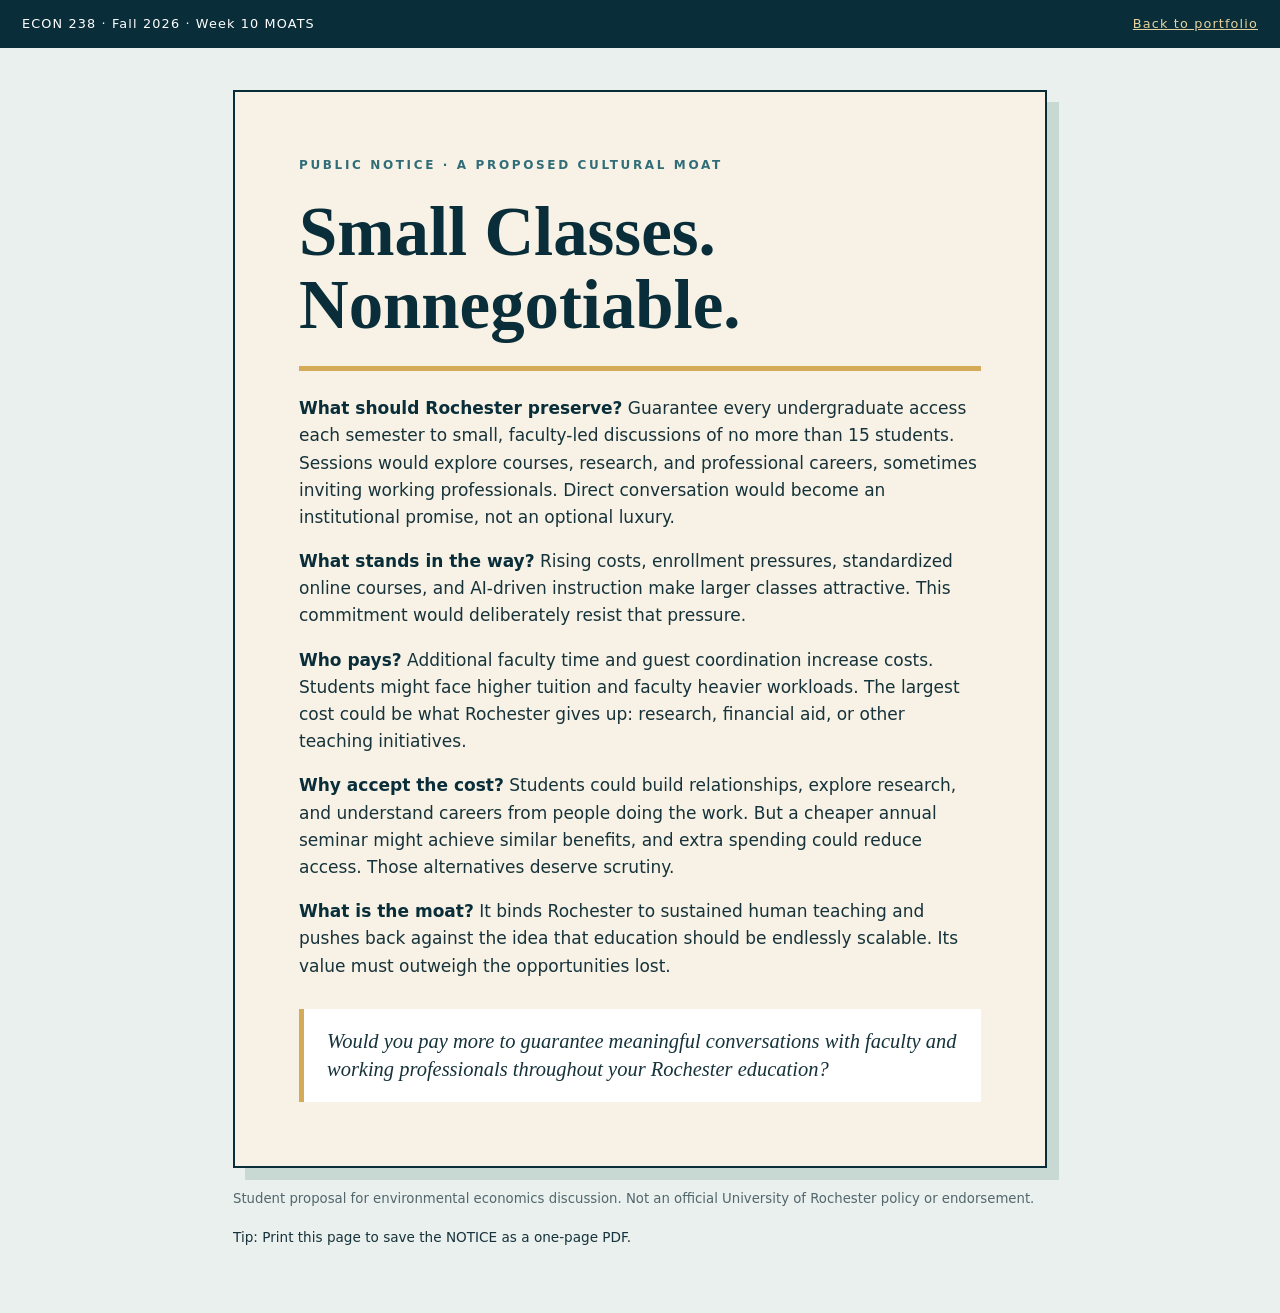
<file: homework-10/index.html>
<!doctype html>
<html lang="en">
<head>
<meta charset="utf-8"><meta name="viewport" content="width=device-width, initial-scale=1">
<title>NOTICE! Make Small Classes Nonnegotiable | ECON 238 Week 10</title>
<meta name="description" content="A proposed University of Rochester cultural moat: a faculty-led small discussion class for every undergraduate every semester.">
<style>
:root{--ink:#16323a;--deep:#092e3a;--cream:#f7f2e5;--gold:#d5aa59;--blue:#316d79}
*{box-sizing:border-box}body{margin:0;background:#eaf0ee;color:var(--ink);font:17px/1.6 system-ui,-apple-system,BlinkMacSystemFont,"Segoe UI",sans-serif}
header{padding:14px 22px;background:var(--deep);color:#fff;display:flex;gap:16px;justify-content:space-between;align-items:center;flex-wrap:wrap;font-size:.8rem;letter-spacing:.09em}
header a{color:#e6d29e}main{max-width:850px;margin:42px auto 64px;padding:0 18px}
.notice{background:var(--cream);padding:clamp(25px,6vw,64px);border:2px solid var(--deep);box-shadow:12px 12px 0 #c8d9d4}
.kicker{text-transform:uppercase;letter-spacing:.22em;font-weight:800;color:var(--blue);font-size:.75rem}
h1{font-family:Georgia,serif;font-size:clamp(2.3rem,7vw,4.3rem);line-height:1.06;color:var(--deep);margin:.3em 0}.rule{height:5px;background:var(--gold);margin:24px 0}
p{margin:0 0 17px}strong{color:var(--deep)}.question{margin:29px 0 0;padding:18px 23px;border-left:5px solid var(--gold);background:#fff;font:italic 1.28rem/1.4 Georgia,serif}
footer{font-size:.83rem;color:#52666b;margin-top:20px}.download{margin-top:18px;font-size:.85rem}
@media print{body{background:#fff}header,.download{display:none}main{margin:0;max-width:none;padding:0}.notice{box-shadow:none;min-height:90vh}footer{color:#555}}
</style></head>
<body><header><span>ECON 238 · Fall 2026 · Week 10 MOATS</span><a href="../">Back to portfolio</a></header>
<main><article class="notice">
<div class="kicker">Public notice · A proposed cultural moat</div>
<h1>Small Classes.<br>Nonnegotiable.</h1>
<div class="rule"></div>
<p><strong>What should Rochester preserve?</strong> Guarantee every undergraduate access each semester to small, faculty-led discussions of no more than 15 students. Sessions would explore courses, research, and professional careers, sometimes inviting working professionals. Direct conversation would become an institutional promise, not an optional luxury.</p>
<p><strong>What stands in the way?</strong> Rising costs, enrollment pressures, standardized online courses, and AI-driven instruction make larger classes attractive. This commitment would deliberately resist that pressure.</p>
<p><strong>Who pays?</strong> Additional faculty time and guest coordination increase costs. Students might face higher tuition and faculty heavier workloads. The largest cost could be what Rochester gives up: research, financial aid, or other teaching initiatives.</p>
<p><strong>Why accept the cost?</strong> Students could build relationships, explore research, and understand careers from people doing the work. But a cheaper annual seminar might achieve similar benefits, and extra spending could reduce access. Those alternatives deserve scrutiny.</p>
<p><strong>What is the moat?</strong> It binds Rochester to sustained human teaching and pushes back against the idea that education should be endlessly scalable. Its value must outweigh the opportunities lost.</p>
<div class="question">Would you pay more to guarantee meaningful conversations with faculty and working professionals throughout your Rochester education?</div>
</article><footer>Student proposal for environmental economics discussion. Not an official University of Rochester policy or endorsement.</footer><div class="download">Tip: Print this page to save the NOTICE as a one-page PDF.</div>
</main></body></html>
</file>
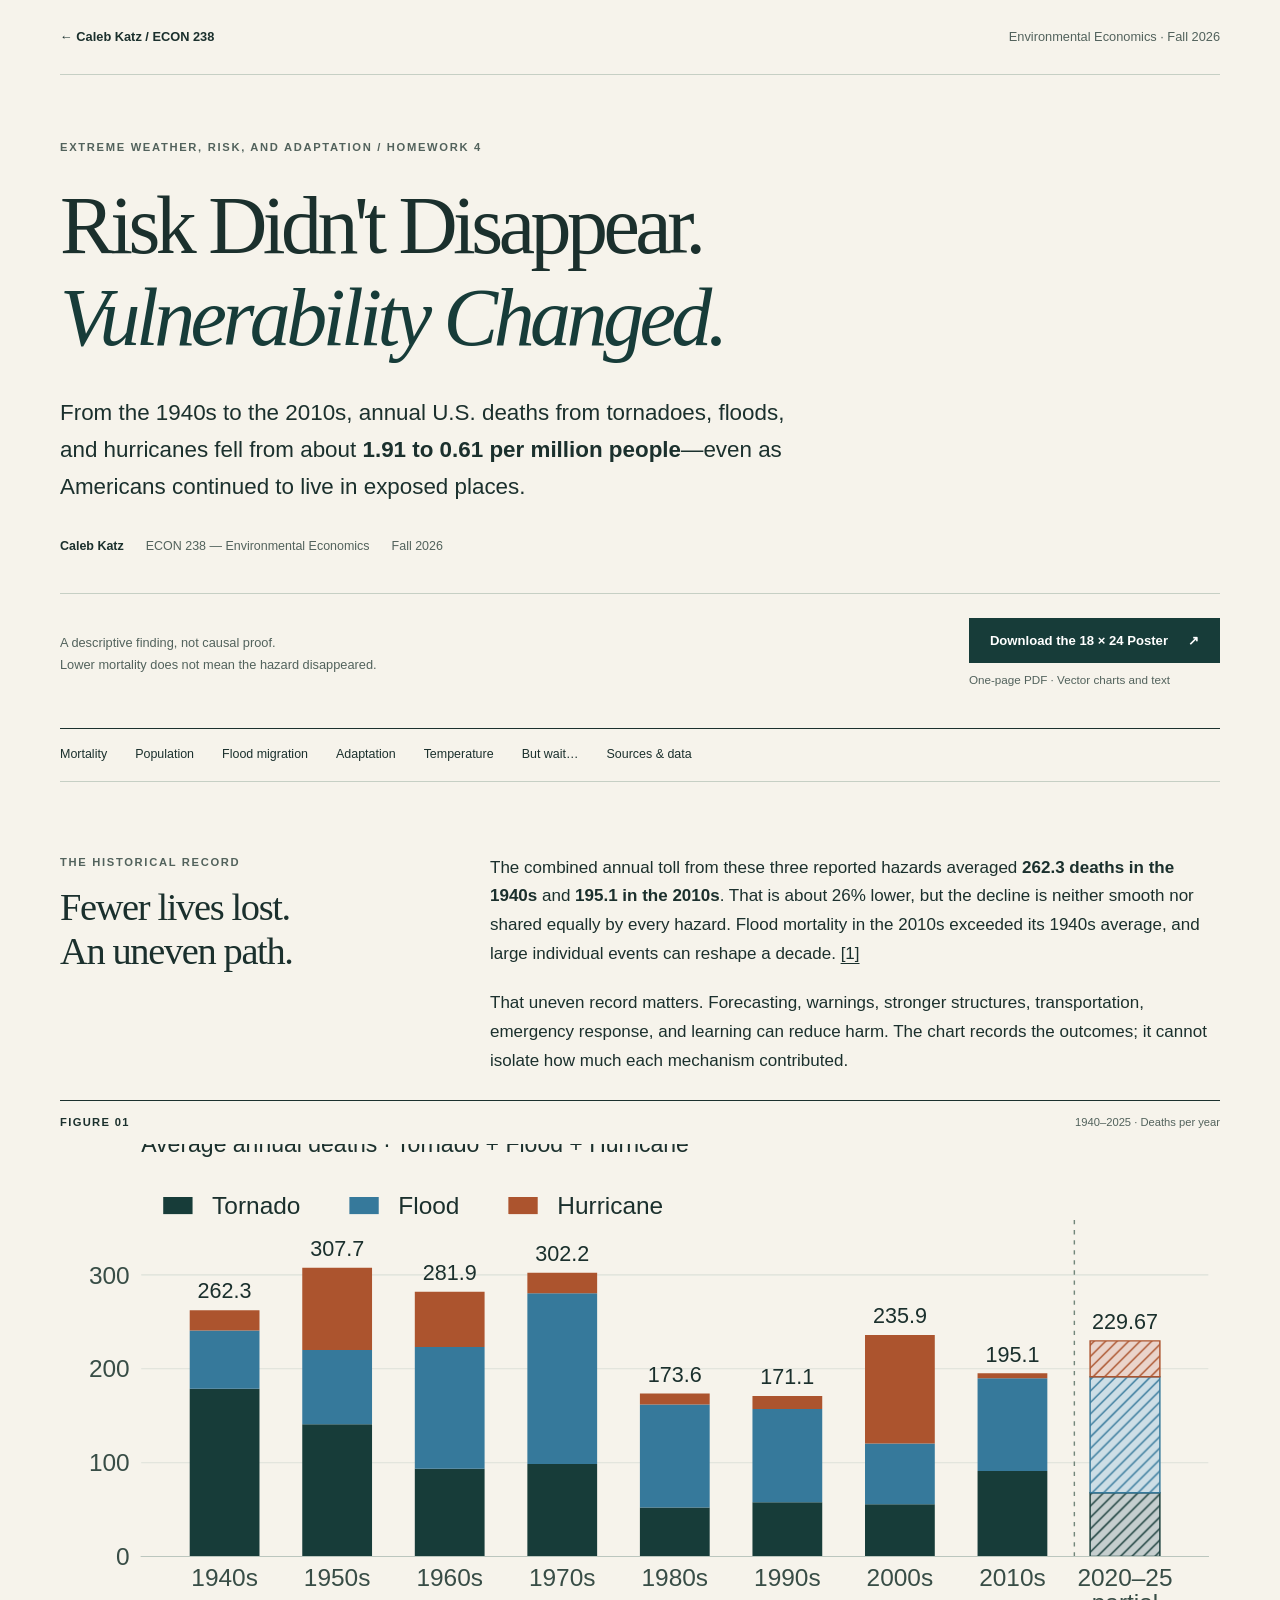
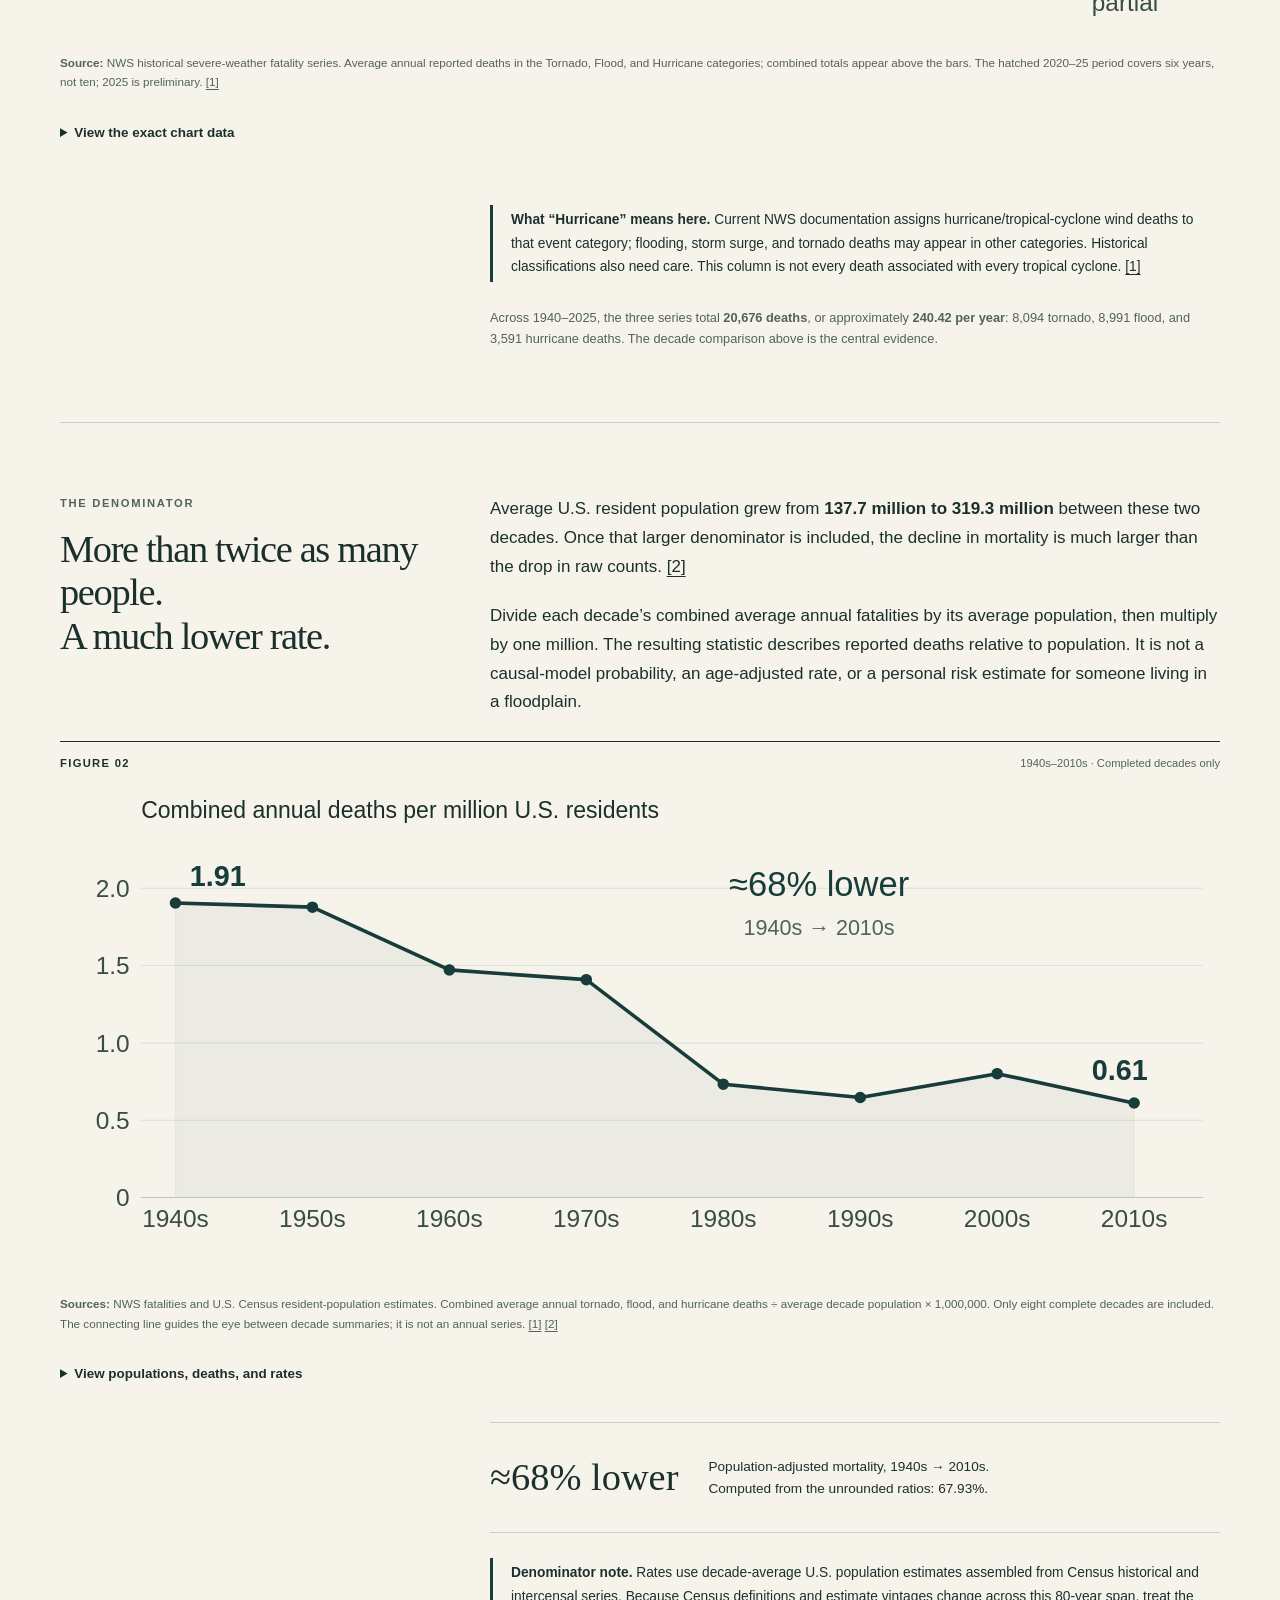
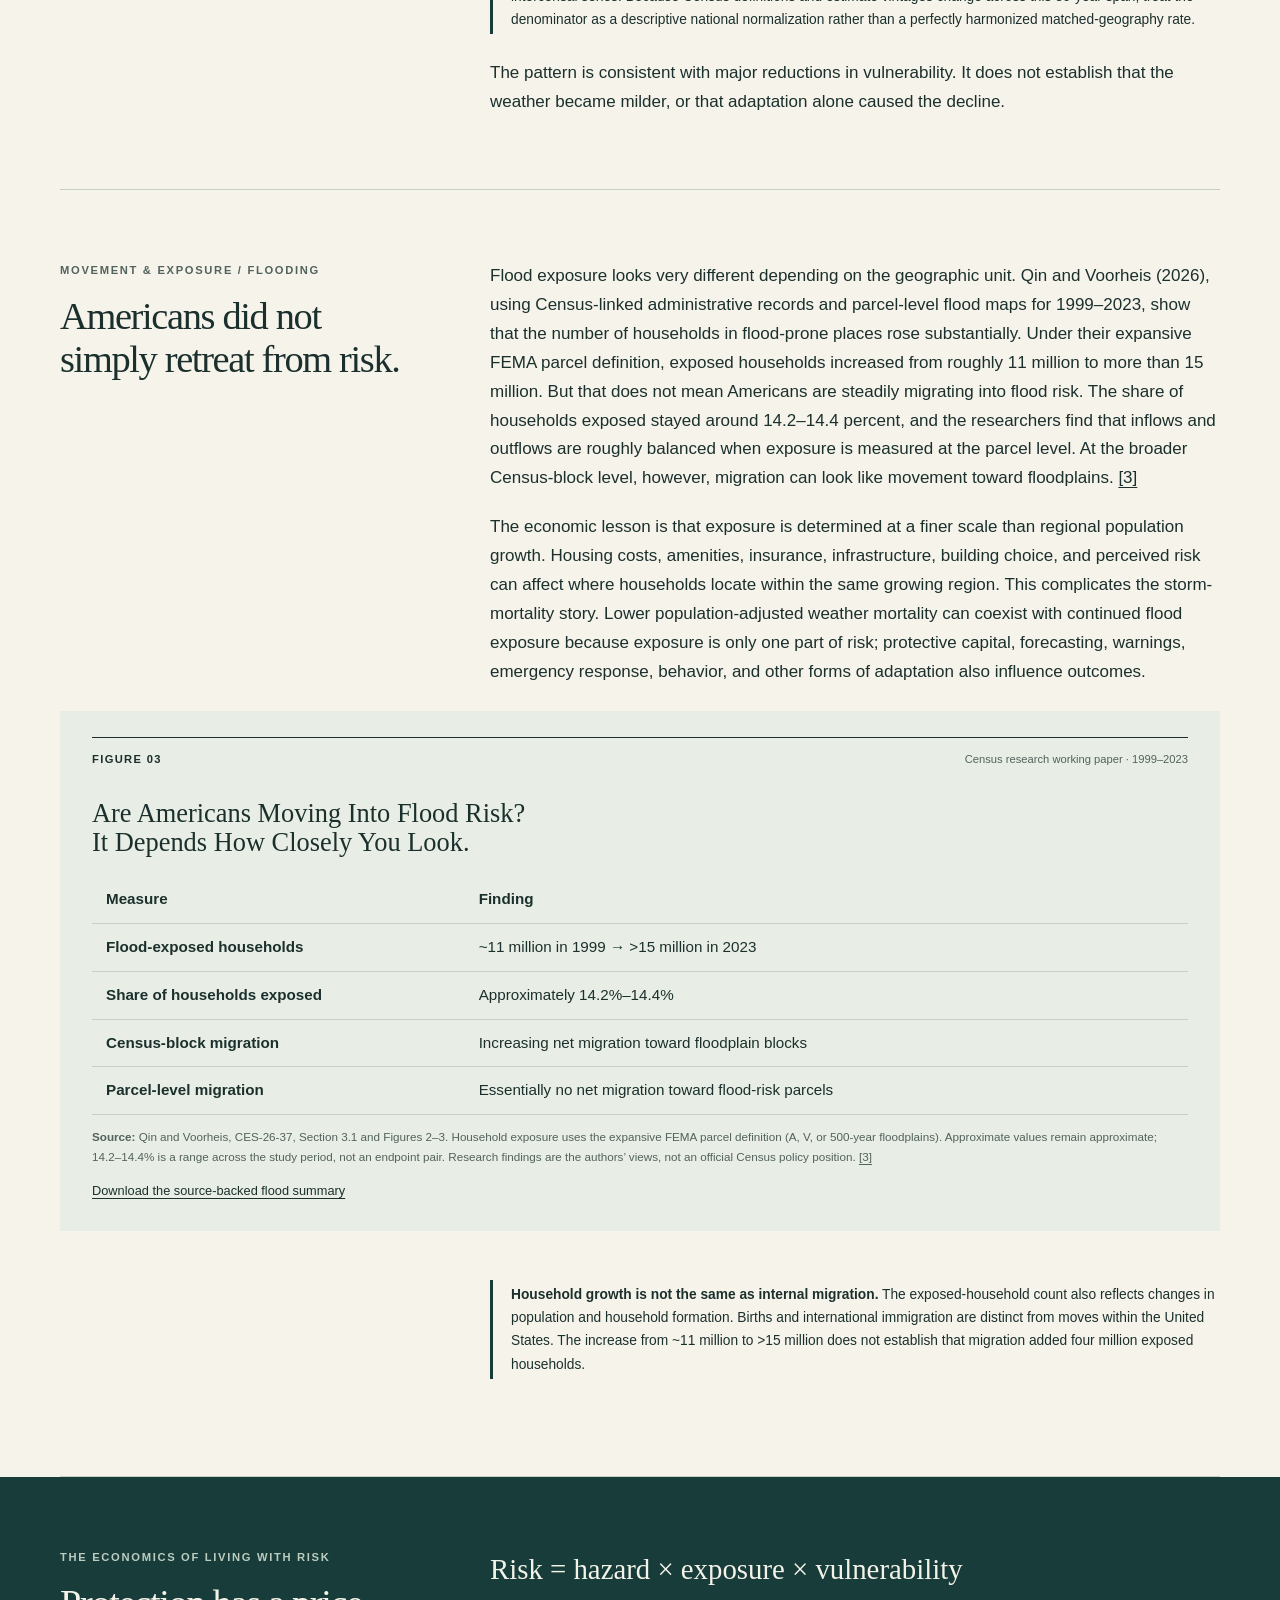
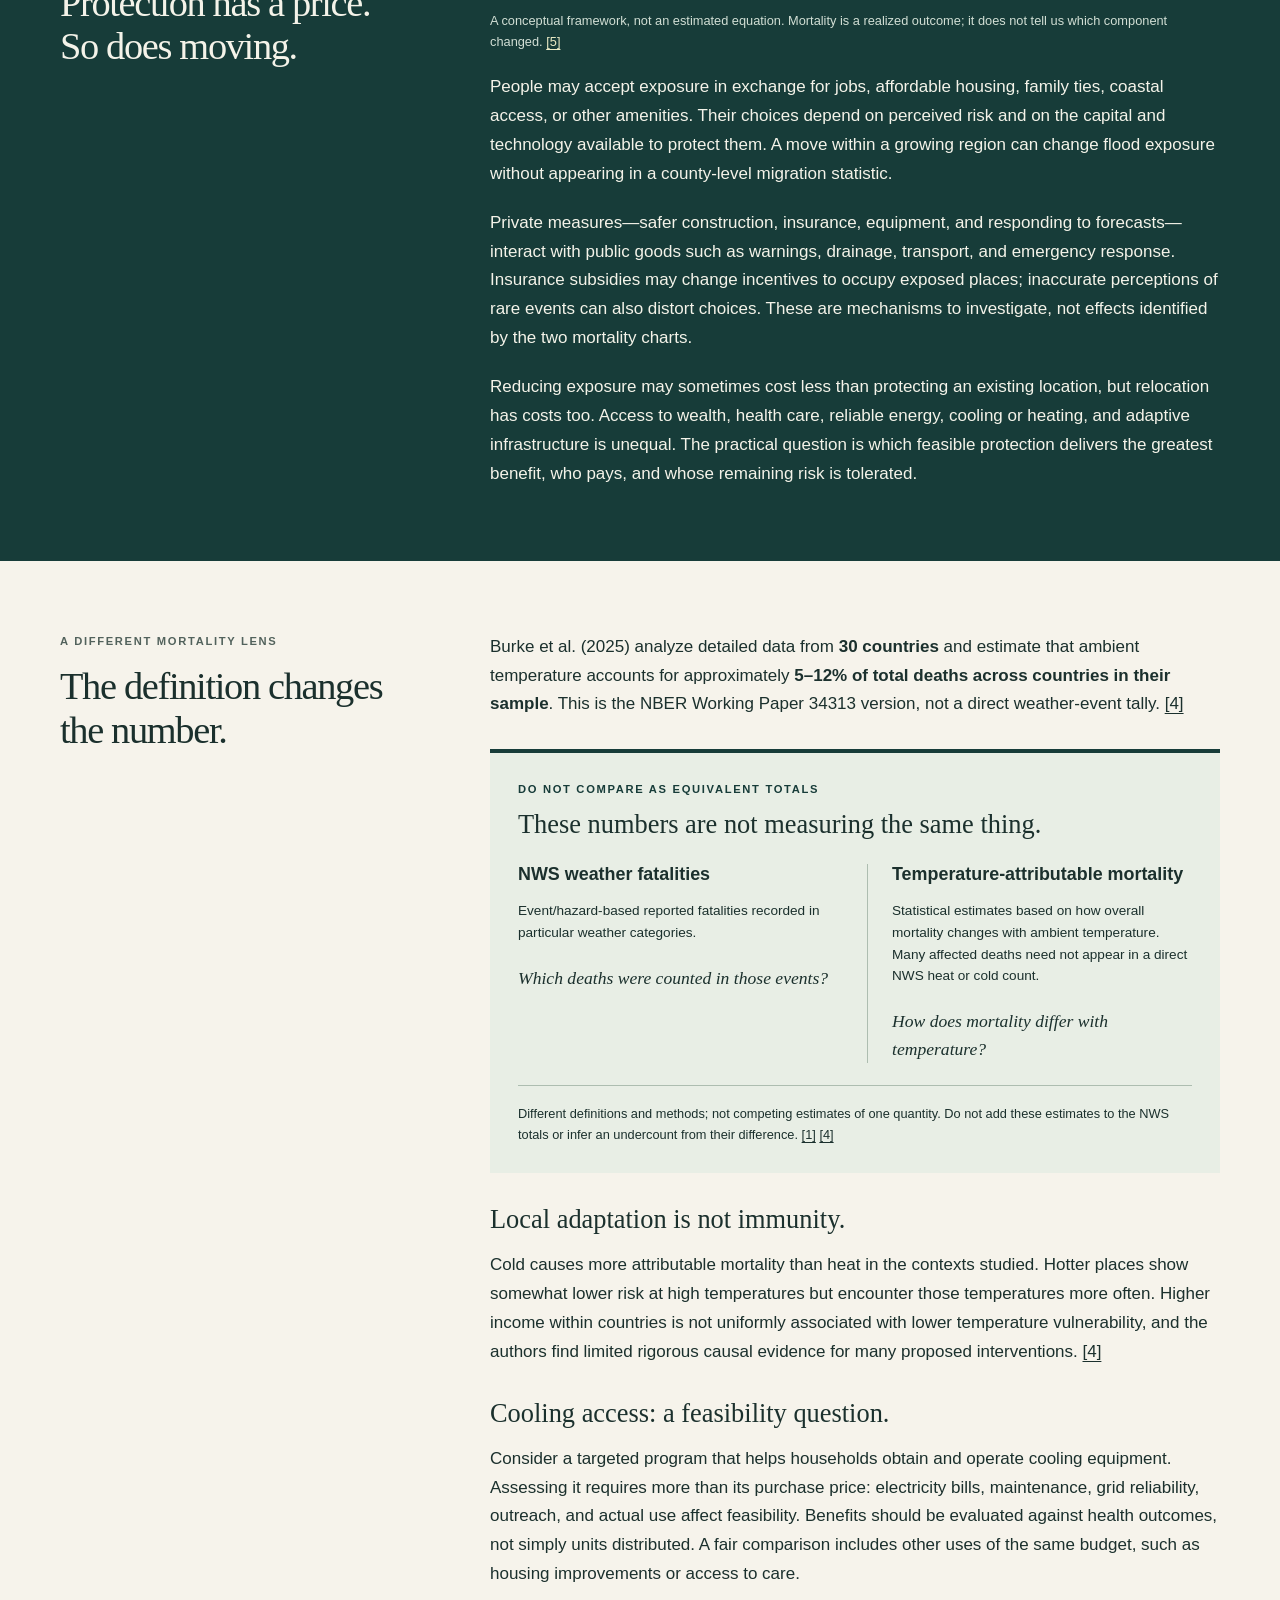
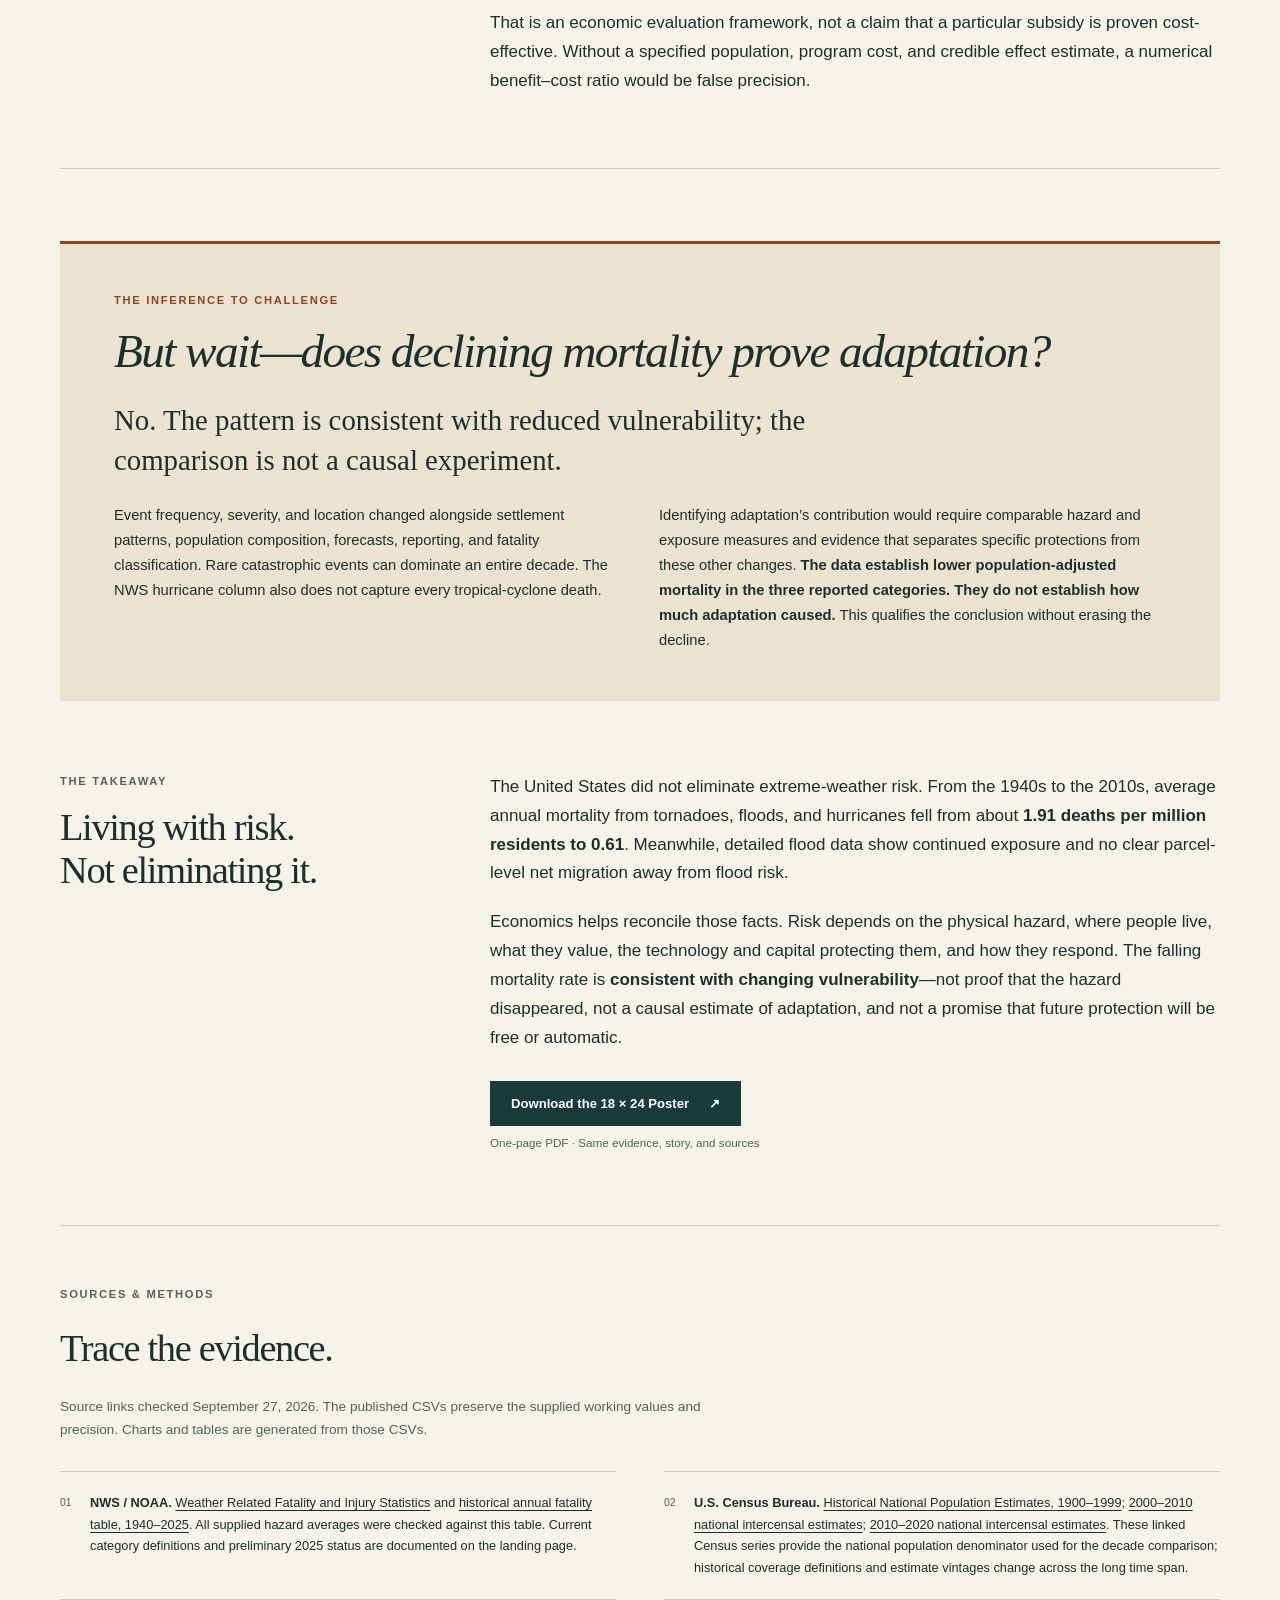
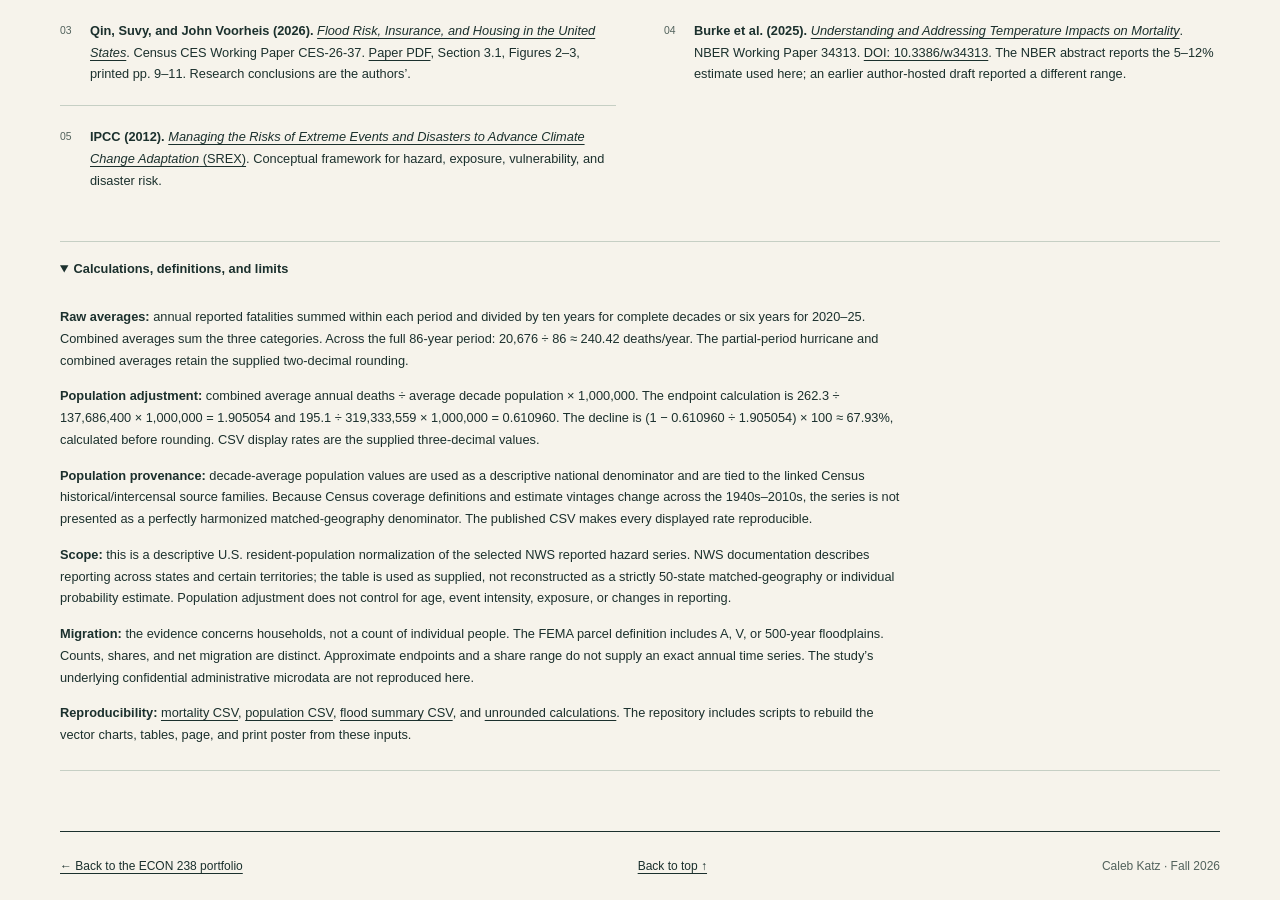
<file: homework-4/index.html>
<!doctype html>
<html lang="en">
<head>
<meta charset="utf-8"><meta name="viewport" content="width=device-width, initial-scale=1">
<meta name="description" content="Reported U.S. tornado, flood, and hurricane mortality per resident fell about 68% from the 1940s to the 2010s. An economics story about adaptation, persistent flood exposure, and the limits of causal inference.">
<meta name="theme-color" content="#173c39">
<title>Risk Didn't Disappear. Vulnerability Changed. · Caleb Katz</title>
<link rel="stylesheet" href="assets/style.css">
</head>
<body>
<a class="skip-link" href="#main">Skip to the article</a>
<header class="masthead wrap"><a class="portfolio-link" href="../">← Caleb Katz / ECON 238</a><span class="edition">Environmental Economics · Fall 2026</span></header>
<main id="main"><article>
<header class="hero wrap" id="top">
<p class="eyebrow">Extreme Weather, Risk, and Adaptation / Homework 4</p>
<h1>Risk Didn't Disappear.<br><em>Vulnerability Changed.</em></h1>
<p class="standfirst">From the 1940s to the 2010s, annual U.S. deaths from tornadoes, floods, and hurricanes fell from about <strong>1.91 to 0.61 per million people</strong>—even as Americans continued to live in exposed places.</p>
<div class="byline"><strong>Caleb Katz</strong><span>ECON 238 — Environmental Economics</span><span>Fall 2026</span></div>
<div class="hero-bottom"><p class="hero-caveat">A descriptive finding, not causal proof.<br>Lower mortality does not mean the hazard disappeared.</p><div class="poster-action"><a class="button" href="poster/Caleb_Katz_Econ238_HW4_Poster.pdf">Download the 18 × 24 Poster <span aria-hidden="true">↗</span></a><p class="poster-note">One-page PDF · Vector charts and text</p></div></div>
</header>
<nav class="contents wrap" aria-label="Article sections"><a href="#mortality">Mortality</a><a href="#population">Population</a><a href="#migration">Flood migration</a><a href="#adaptation">Adaptation</a><a href="#temperature">Temperature</a><a href="#caveat">But wait…</a><a href="#sources">Sources &amp; data</a></nav>

<section class="story-section wrap" id="mortality" aria-labelledby="mortality-title">
<div class="section-heading"><p class="eyebrow">The historical record</p><h2 id="mortality-title">Fewer lives lost.<br>An uneven path.</h2></div>
<div class="section-body">
<p>The combined annual toll from these three reported hazards averaged <strong>262.3 deaths in the 1940s</strong> and <strong>195.1 in the 2010s</strong>. That is about 26% lower, but the decline is neither smooth nor shared equally by every hazard. Flood mortality in the 2010s exceeded its 1940s average, and large individual events can reshape a decade. <a href="#source-nws">[1]</a></p>
<p>That uneven record matters. Forecasting, warnings, stronger structures, transportation, emergency response, and learning can reduce harm. The chart records the outcomes; it cannot isolate how much each mechanism contributed.</p>
</div>
<figure class="figure full-width" aria-labelledby="raw-caption">
<div class="figure-header"><span class="figure-number">Figure 01</span><span>1940–2025 · Deaths per year</span></div>
<div class="chart-scroll" tabindex="0" role="region" aria-label="Raw mortality chart; scroll horizontally on narrow screens"><img class="data-chart" src="images/mortality-by-decade.svg" width="1120" height="480" alt="Stacked bars separate tornado, flood, and hurricane deaths. Combined annual deaths average 262.3 in the 1940s and 195.1 in the 2010s, with considerable variation between decades. A hatched, separate 2020–25 bar averages 229.67; it is a partial period with preliminary 2025 data."></div>
<figcaption id="raw-caption"><strong>Source:</strong> NWS historical severe-weather fatality series. Average annual reported deaths in the Tornado, Flood, and Hurricane categories; combined totals appear above the bars. The hatched 2020–25 period covers six years, not ten; 2025 is preliminary. <a href="#source-nws">[1]</a></figcaption>
<details class="data-details"><summary>View the exact chart data</summary><div class="table-scroll" tabindex="0" role="region" aria-label="Mortality data table"><table><caption>Average annual reported fatalities by period</caption><thead><tr><th scope="col">Period</th><th scope="col">Tornado</th><th scope="col">Flood</th><th scope="col">Hurricane</th><th scope="col">Combined</th></tr></thead><tbody><tr><th scope="row">1940–1949</th><td>178.8</td><td>61.9</td><td>21.6</td><td>262.3</td></tr><tr><th scope="row">1950–1959</th><td>140.9</td><td>79.1</td><td>87.7</td><td>307.7</td></tr><tr><th scope="row">1960–1969</th><td>93.5</td><td>129.7</td><td>58.7</td><td>281.9</td></tr><tr><th scope="row">1970–1979</th><td>98.6</td><td>181.9</td><td>21.7</td><td>302.2</td></tr><tr><th scope="row">1980–1989</th><td>52.1</td><td>109.7</td><td>11.8</td><td>173.6</td></tr><tr><th scope="row">1990–1999</th><td>57.9</td><td>99.2</td><td>14.0</td><td>171.1</td></tr><tr><th scope="row">2000–2009</th><td>55.8</td><td>64.7</td><td>115.4</td><td>235.9</td></tr><tr><th scope="row">2010–2019</th><td>91.0</td><td>98.8</td><td>5.3</td><td>195.1</td></tr><tr><th scope="row">2020–2025 (partial; 2025 preliminary)</th><td>68.0</td><td>123.5</td><td>38.17</td><td>229.67</td></tr></tbody></table></div><a class="data-download" href="assets/data/weather_mortality_decades.csv" download>Download mortality CSV</a></details>
</figure>
<div class="section-body offset-body"><aside class="method-note"><strong>What “Hurricane” means here.</strong> Current NWS documentation assigns hurricane/tropical-cyclone wind deaths to that event category; flooding, storm surge, and tornado deaths may appear in other categories. Historical classifications also need care. This column is not every death associated with every tropical cyclone. <a href="#source-nws">[1]</a></aside>
<p class="context-line">Across 1940–2025, the three series total <strong>20,676 deaths</strong>, or approximately <strong>240.42 per year</strong>: 8,094 tornado, 8,991 flood, and 3,591 hurricane deaths. The decade comparison above is the central evidence.</p></div>
</section>

<section class="story-section wrap" id="population" aria-labelledby="population-title">
<div class="section-heading"><p class="eyebrow">The denominator</p><h2 id="population-title">More than twice as many people.<br>A much lower rate.</h2></div>
<div class="section-body"><p>Average U.S. resident population grew from <strong>137.7 million to 319.3 million</strong> between these two decades. Once that larger denominator is included, the decline in mortality is much larger than the drop in raw counts. <a href="#source-population">[2]</a></p>
<p>Divide each decade’s combined average annual fatalities by its average population, then multiply by one million. The resulting statistic describes reported deaths relative to population. It is not a causal-model probability, an age-adjusted rate, or a personal risk estimate for someone living in a floodplain.</p></div>
<figure class="figure full-width" aria-labelledby="rate-caption"><div class="figure-header"><span class="figure-number">Figure 02</span><span>1940s–2010s · Completed decades only</span></div>
<div class="chart-scroll" tabindex="0" role="region" aria-label="Population-adjusted mortality chart; scroll horizontally on narrow screens"><img class="data-chart" src="images/mortality-per-million.svg" width="1120" height="480" alt="Combined deaths per million residents per year: 1.905, 1.878, 1.472, 1.409, 0.733, 0.647, 0.801, and 0.611 for successive decades from the 1940s to the 2010s. The endpoint decline is approximately 68%, with an increase in the 2000s."></div>
<figcaption id="rate-caption"><strong>Sources:</strong> NWS fatalities and U.S. Census resident-population estimates. Combined average annual tornado, flood, and hurricane deaths ÷ average decade population × 1,000,000. Only eight complete decades are included. The connecting line guides the eye between decade summaries; it is not an annual series. <a href="#source-nws">[1]</a> <a href="#source-population">[2]</a></figcaption>
<details class="data-details"><summary>View populations, deaths, and rates</summary><div class="table-scroll" tabindex="0" role="region" aria-label="Population and death intensity table"><table><caption>Completed decades: population and combined mortality</caption><thead><tr><th scope="col">Decade</th><th scope="col">Average population</th><th scope="col">Deaths/year</th><th scope="col">Deaths/million/year</th></tr></thead><tbody><tr><th scope="row">1940s</th><td>137,686,400</td><td>262.3</td><td>1.905</td></tr><tr><th scope="row">1950s</th><td>163,871,100</td><td>307.7</td><td>1.878</td></tr><tr><th scope="row">1960s</th><td>191,570,900</td><td>281.9</td><td>1.472</td></tr><tr><th scope="row">1970s</th><td>214,424,400</td><td>302.2</td><td>1.409</td></tr><tr><th scope="row">1980s</th><td>236,963,600</td><td>173.6</td><td>0.733</td></tr><tr><th scope="row">1990s</th><td>264,537,600</td><td>171.1</td><td>0.647</td></tr><tr><th scope="row">2000s</th><td>294,366,300</td><td>235.9</td><td>0.801</td></tr><tr><th scope="row">2010s</th><td>319,333,559</td><td>195.1</td><td>0.611</td></tr></tbody></table></div><a class="data-download" href="assets/data/population_decades.csv" download>Download population and rates CSV</a></details>
</figure>
<div class="section-body offset-body"><div class="finding"><strong>≈68% lower</strong><p>Population-adjusted mortality, 1940s → 2010s.<br>Computed from the unrounded ratios: <span class="tabular">67.93%</span>.</p></div><aside class="method-note"><strong>Denominator note.</strong> Rates use decade-average U.S. population estimates assembled from Census historical and intercensal series. Because Census definitions and estimate vintages change across this 80-year span, treat the denominator as a descriptive national normalization rather than a perfectly harmonized matched-geography rate.</aside><p>The pattern is consistent with major reductions in vulnerability. It does not establish that the weather became milder, or that adaptation alone caused the decline.</p></div>
</section>

<section class="story-section wrap" id="migration" aria-labelledby="migration-title"><div class="section-heading"><p class="eyebrow">Movement &amp; exposure / Flooding</p><h2 id="migration-title">Americans did not simply retreat from risk.</h2></div>
<div class="section-body" id="migration-analysis">
<p>Flood exposure looks very different depending on the geographic unit. Qin and Voorheis (2026), using Census-linked administrative records and parcel-level flood maps for 1999–2023, show that the number of households in flood-prone places rose substantially. Under their expansive FEMA parcel definition, exposed households increased from roughly 11 million to more than 15 million. But that does not mean Americans are steadily migrating into flood risk. The share of households exposed stayed around 14.2–14.4 percent, and the researchers find that inflows and outflows are roughly balanced when exposure is measured at the parcel level. At the broader Census-block level, however, migration can look like movement toward floodplains. <a href="#source-migration">[3]</a></p>
<p>The economic lesson is that exposure is determined at a finer scale than regional population growth. Housing costs, amenities, insurance, infrastructure, building choice, and perceived risk can affect where households locate within the same growing region. This complicates the storm-mortality story. Lower population-adjusted weather mortality can coexist with continued flood exposure because exposure is only one part of risk; protective capital, forecasting, warnings, emergency response, behavior, and other forms of adaptation also influence outcomes.</p></div>
<figure class="figure full-width flood-figure" aria-labelledby="flood-caption"><div class="figure-header"><span class="figure-number">Figure 03</span><span>Census research working paper · 1999–2023</span></div><h3>Are Americans Moving Into Flood Risk?<br>It Depends How Closely You Look.</h3><div class="table-scroll" tabindex="0" role="region" aria-label="Flood exposure and migration summary"><table><caption>Flood exposure and migration, 1999–2023</caption><thead><tr><th scope="col">Measure</th><th scope="col">Finding</th></tr></thead><tbody><tr><th scope="row">Flood-exposed households</th><td>~11 million in 1999 → &gt;15 million in 2023</td></tr><tr><th scope="row">Share of households exposed</th><td>Approximately 14.2%–14.4%</td></tr><tr><th scope="row">Census-block migration</th><td>Increasing net migration toward floodplain blocks</td></tr><tr><th scope="row">Parcel-level migration</th><td>Essentially no net migration toward flood-risk parcels</td></tr></tbody></table></div><figcaption id="flood-caption"><strong>Source:</strong> Qin and Voorheis, CES-26-37, Section 3.1 and Figures 2–3. Household exposure uses the expansive FEMA parcel definition (A, V, or 500-year floodplains). Approximate values remain approximate; 14.2–14.4% is a range across the study period, not an endpoint pair. Research findings are the authors’ views, not an official Census policy position. <a href="#source-migration">[3]</a></figcaption><a class="data-download" href="assets/data/flood_migration_summary.csv" download>Download the source-backed flood summary</a></figure>
<div class="section-body offset-body"><aside class="method-note"><strong>Household growth is not the same as internal migration.</strong> The exposed-household count also reflects changes in population and household formation. Births and international immigration are distinct from moves within the United States. The increase from ~11 million to &gt;15 million does not establish that migration added four million exposed households.</aside></div></section>

<section class="adaptation-band" id="adaptation" aria-labelledby="adaptation-title"><div class="wrap story-section"><div class="section-heading"><p class="eyebrow">The economics of living with risk</p><h2 id="adaptation-title">Protection has a price.<br>So does moving.</h2></div><div class="section-body"><p class="risk-equation">Risk = hazard × exposure × vulnerability</p><p class="framework-note">A conceptual framework, not an estimated equation. Mortality is a realized outcome; it does not tell us which component changed. <a href="#source-ipcc">[5]</a></p>
<p>People may accept exposure in exchange for jobs, affordable housing, family ties, coastal access, or other amenities. Their choices depend on perceived risk and on the capital and technology available to protect them. A move within a growing region can change flood exposure without appearing in a county-level migration statistic.</p>
<p>Private measures—safer construction, insurance, equipment, and responding to forecasts—interact with public goods such as warnings, drainage, transport, and emergency response. Insurance subsidies may change incentives to occupy exposed places; inaccurate perceptions of rare events can also distort choices. These are mechanisms to investigate, not effects identified by the two mortality charts.</p>
<p>Reducing exposure may sometimes cost less than protecting an existing location, but relocation has costs too. Access to wealth, health care, reliable energy, cooling or heating, and adaptive infrastructure is unequal. The practical question is which feasible protection delivers the greatest benefit, who pays, and whose remaining risk is tolerated.</p></div></div></section>

<section class="story-section wrap" id="temperature" aria-labelledby="temperature-title"><div class="section-heading"><p class="eyebrow">A different mortality lens</p><h2 id="temperature-title">The definition changes the number.</h2></div><div class="section-body">
<p>Burke et al. (2025) analyze detailed data from <strong>30 countries</strong> and estimate that ambient temperature accounts for approximately <strong>5–12% of total deaths across countries in their sample</strong>. This is the NBER Working Paper 34313 version, not a direct weather-event tally. <a href="#source-burke">[4]</a></p>
<aside class="measure-comparison" aria-labelledby="measure-title"><p class="eyebrow">Do not compare as equivalent totals</p><h3 id="measure-title">These numbers are not measuring the same thing.</h3><div class="measure-columns"><div><h4>NWS weather fatalities</h4><p>Event/hazard-based reported fatalities recorded in particular weather categories.</p><p class="measure-question">Which deaths were counted in those events?</p></div><div><h4>Temperature-attributable mortality</h4><p>Statistical estimates based on how overall mortality changes with ambient temperature. Many affected deaths need not appear in a direct NWS heat or cold count.</p><p class="measure-question">How does mortality differ with temperature?</p></div></div><p class="measure-footer">Different definitions and methods; not competing estimates of one quantity. Do not add these estimates to the NWS totals or infer an undercount from their difference. <a href="#source-nws">[1]</a> <a href="#source-burke">[4]</a></p></aside>
<h3>Local adaptation is not immunity.</h3><p>Cold causes more attributable mortality than heat in the contexts studied. Hotter places show somewhat lower risk at high temperatures but encounter those temperatures more often. Higher income within countries is not uniformly associated with lower temperature vulnerability, and the authors find limited rigorous causal evidence for many proposed interventions. <a href="#source-burke">[4]</a></p>
<h3>Cooling access: a feasibility question.</h3><p>Consider a targeted program that helps households obtain and operate cooling equipment. Assessing it requires more than its purchase price: electricity bills, maintenance, grid reliability, outreach, and actual use affect feasibility. Benefits should be evaluated against health outcomes, not simply units distributed. A fair comparison includes other uses of the same budget, such as housing improvements or access to care.</p><p>That is an economic evaluation framework, not a claim that a particular subsidy is proven cost-effective. Without a specified population, program cost, and credible effect estimate, a numerical benefit–cost ratio would be false precision.</p></div></section>

<aside class="caveat wrap" id="caveat" aria-labelledby="caveat-title"><p class="eyebrow">The inference to challenge</p><h2 id="caveat-title">But wait—does declining mortality prove adaptation?</h2><p class="caveat-lead">No. The pattern is consistent with reduced vulnerability; the comparison is not a causal experiment.</p><div class="caveat-columns"><p>Event frequency, severity, and location changed alongside settlement patterns, population composition, forecasts, reporting, and fatality classification. Rare catastrophic events can dominate an entire decade. The NWS hurricane column also does not capture every tropical-cyclone death.</p><p>Identifying adaptation’s contribution would require comparable hazard and exposure measures and evidence that separates specific protections from these other changes. <strong>The data establish lower population-adjusted mortality in the three reported categories. They do not establish how much adaptation caused.</strong> This qualifies the conclusion without erasing the decline.</p></div></aside>

<section class="story-section wrap conclusion" id="conclusion" aria-labelledby="conclusion-title"><div class="section-heading"><p class="eyebrow">The takeaway</p><h2 id="conclusion-title">Living with risk.<br>Not eliminating it.</h2></div><div class="section-body"><p>The United States did not eliminate extreme-weather risk. From the 1940s to the 2010s, average annual mortality from tornadoes, floods, and hurricanes fell from about <strong>1.91 deaths per million residents to 0.61</strong>. Meanwhile, detailed flood data show continued exposure and no clear parcel-level net migration away from flood risk.</p><p>Economics helps reconcile those facts. Risk depends on the physical hazard, where people live, what they value, the technology and capital protecting them, and how they respond. The falling mortality rate is <strong>consistent with changing vulnerability</strong>—not proof that the hazard disappeared, not a causal estimate of adaptation, and not a promise that future protection will be free or automatic.</p><div class="poster-action"><a class="button" href="poster/Caleb_Katz_Econ238_HW4_Poster.pdf">Download the 18 × 24 Poster <span aria-hidden="true">↗</span></a><p class="poster-note">One-page PDF · Same evidence, story, and sources</p></div></div></section>

<section class="sources wrap" id="sources" aria-labelledby="sources-title"><div class="sources-heading"><p class="eyebrow">Sources &amp; methods</p><h2 id="sources-title">Trace the evidence.</h2><p>Source links checked September 27, 2026. The published CSVs preserve the supplied working values and precision. Charts and tables are generated from those CSVs.</p></div>
<ol class="source-list">
<li id="source-nws"><strong>NWS / NOAA.</strong> <a href="https://www.weather.gov/hazstat">Weather Related Fatality and Injury Statistics</a> and <a href="https://www.weather.gov/media/hazstat/81year_2025.pdf">historical annual fatality table, 1940–2025</a>. All supplied hazard averages were checked against this table. Current category definitions and preliminary 2025 status are documented on the landing page.</li>
<li id="source-population"><strong>U.S. Census Bureau.</strong> <a href="https://www2.census.gov/programs-surveys/popest/tables/1900-1980/national/totals/popclockest.txt">Historical National Population Estimates, 1900–1999</a>; <a href="https://www.census.gov/data/tables/time-series/demo/popest/intercensal-2000-2010-national.html">2000–2010 national intercensal estimates</a>; <a href="https://www.census.gov/data/tables/time-series/demo/popest/intercensal-2010-2020-national.html">2010–2020 national intercensal estimates</a>. These linked Census series provide the national population denominator used for the decade comparison; historical coverage definitions and estimate vintages change across the long time span.</li>
<li id="source-migration"><strong>Qin, Suvy, and John Voorheis (2026).</strong> <a href="https://www.census.gov/library/working-papers/2026/adrm/CES-WP-26-37.html"><cite>Flood Risk, Insurance, and Housing in the United States</cite></a>. Census CES Working Paper CES-26-37. <a href="https://www2.census.gov/library/working-papers/2026/adrm/ces/CES-WP-26-37.pdf">Paper PDF</a>, Section 3.1, Figures 2–3, printed pp. 9–11. Research conclusions are the authors’.</li>
<li id="source-burke"><strong>Burke et al. (2025).</strong> <a href="https://www.nber.org/papers/w34313"><cite>Understanding and Addressing Temperature Impacts on Mortality</cite></a>. NBER Working Paper 34313. <a href="https://doi.org/10.3386/w34313">DOI: 10.3386/w34313</a>. The NBER abstract reports the 5–12% estimate used here; an earlier author-hosted draft reported a different range.</li>
<li id="source-ipcc"><strong>IPCC (2012).</strong> <a href="https://archive.ipcc.ch/report/srex/"><cite>Managing the Risks of Extreme Events and Disasters to Advance Climate Change Adaptation</cite> (SREX)</a>. Conceptual framework for hazard, exposure, vulnerability, and disaster risk.</li>
</ol>
<details class="methods" open><summary>Calculations, definitions, and limits</summary><div class="methods-body">
<p><strong>Raw averages:</strong> annual reported fatalities summed within each period and divided by ten years for complete decades or six years for 2020–25. Combined averages sum the three categories. Across the full 86-year period: 20,676 ÷ 86 ≈ 240.42 deaths/year. The partial-period hurricane and combined averages retain the supplied two-decimal rounding.</p>
<p><strong>Population adjustment:</strong> combined average annual deaths ÷ average decade population × 1,000,000. The endpoint calculation is 262.3 ÷ 137,686,400 × 1,000,000 = 1.905054 and 195.1 ÷ 319,333,559 × 1,000,000 = 0.610960. The decline is (1 − 0.610960 ÷ 1.905054) × 100 ≈ 67.93%, calculated before rounding. CSV display rates are the supplied three-decimal values.</p>
<p><strong>Population provenance:</strong> decade-average population values are used as a descriptive national denominator and are tied to the linked Census historical/intercensal source families. Because Census coverage definitions and estimate vintages change across the 1940s–2010s, the series is not presented as a perfectly harmonized matched-geography denominator. The published CSV makes every displayed rate reproducible.</p>
<p><strong>Scope:</strong> this is a descriptive U.S. resident-population normalization of the selected NWS reported hazard series. NWS documentation describes reporting across states and certain territories; the table is used as supplied, not reconstructed as a strictly 50-state matched-geography or individual probability estimate. Population adjustment does not control for age, event intensity, exposure, or changes in reporting.</p>
<p><strong>Migration:</strong> the evidence concerns households, not a count of individual people. The FEMA parcel definition includes A, V, or 500-year floodplains. Counts, shares, and net migration are distinct. Approximate endpoints and a share range do not supply an exact annual time series. The study’s underlying confidential administrative microdata are not reproduced here.</p>
<p><strong>Reproducibility:</strong> <a href="assets/data/weather_mortality_decades.csv">mortality CSV</a>, <a href="assets/data/population_decades.csv">population CSV</a>, <a href="assets/data/flood_migration_summary.csv">flood summary CSV</a>, and <a href="assets/data/calculations.json">unrounded calculations</a>. The repository includes scripts to rebuild the vector charts, tables, page, and print poster from these inputs.</p>
</div></details>
</section>
</article></main>
<footer class="site-footer wrap"><a href="../">← Back to the ECON 238 portfolio</a><a href="#top">Back to top ↑</a><span>Caleb Katz · Fall 2026</span></footer>
</body></html>
</file>
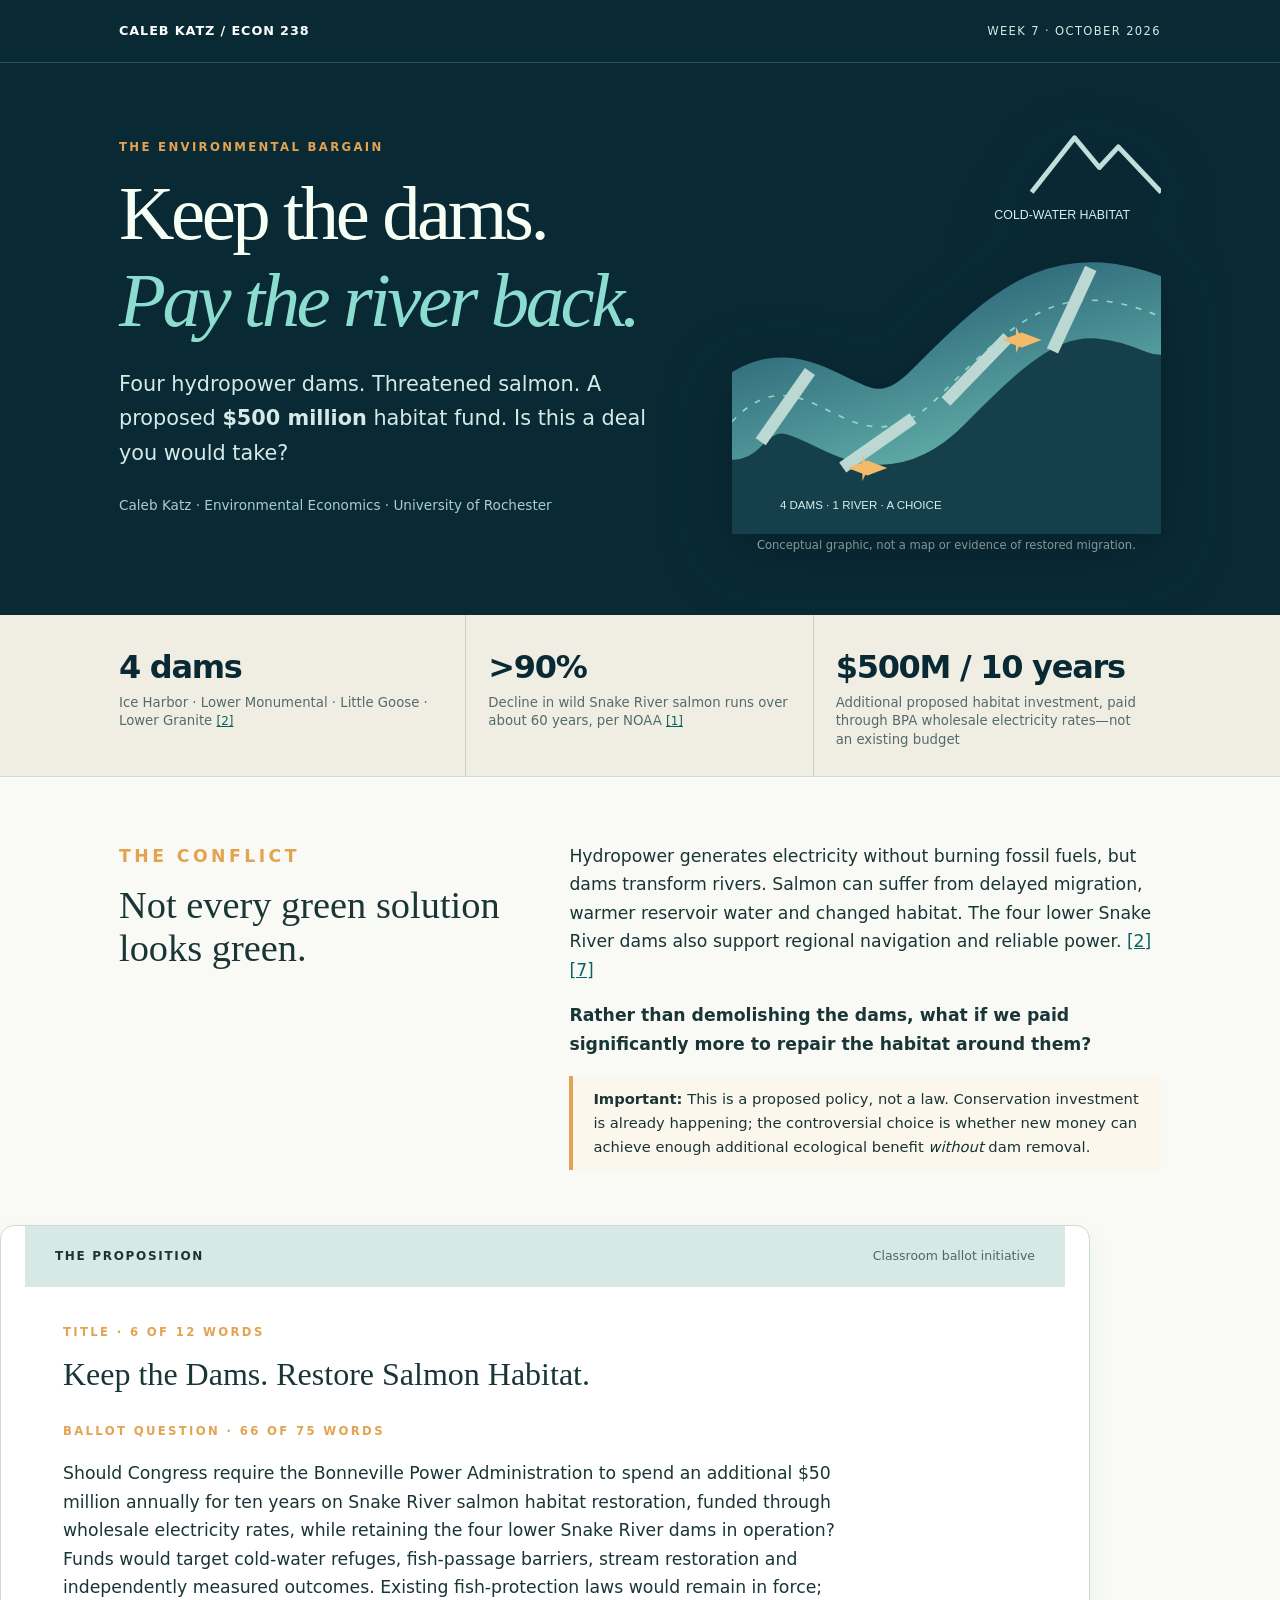
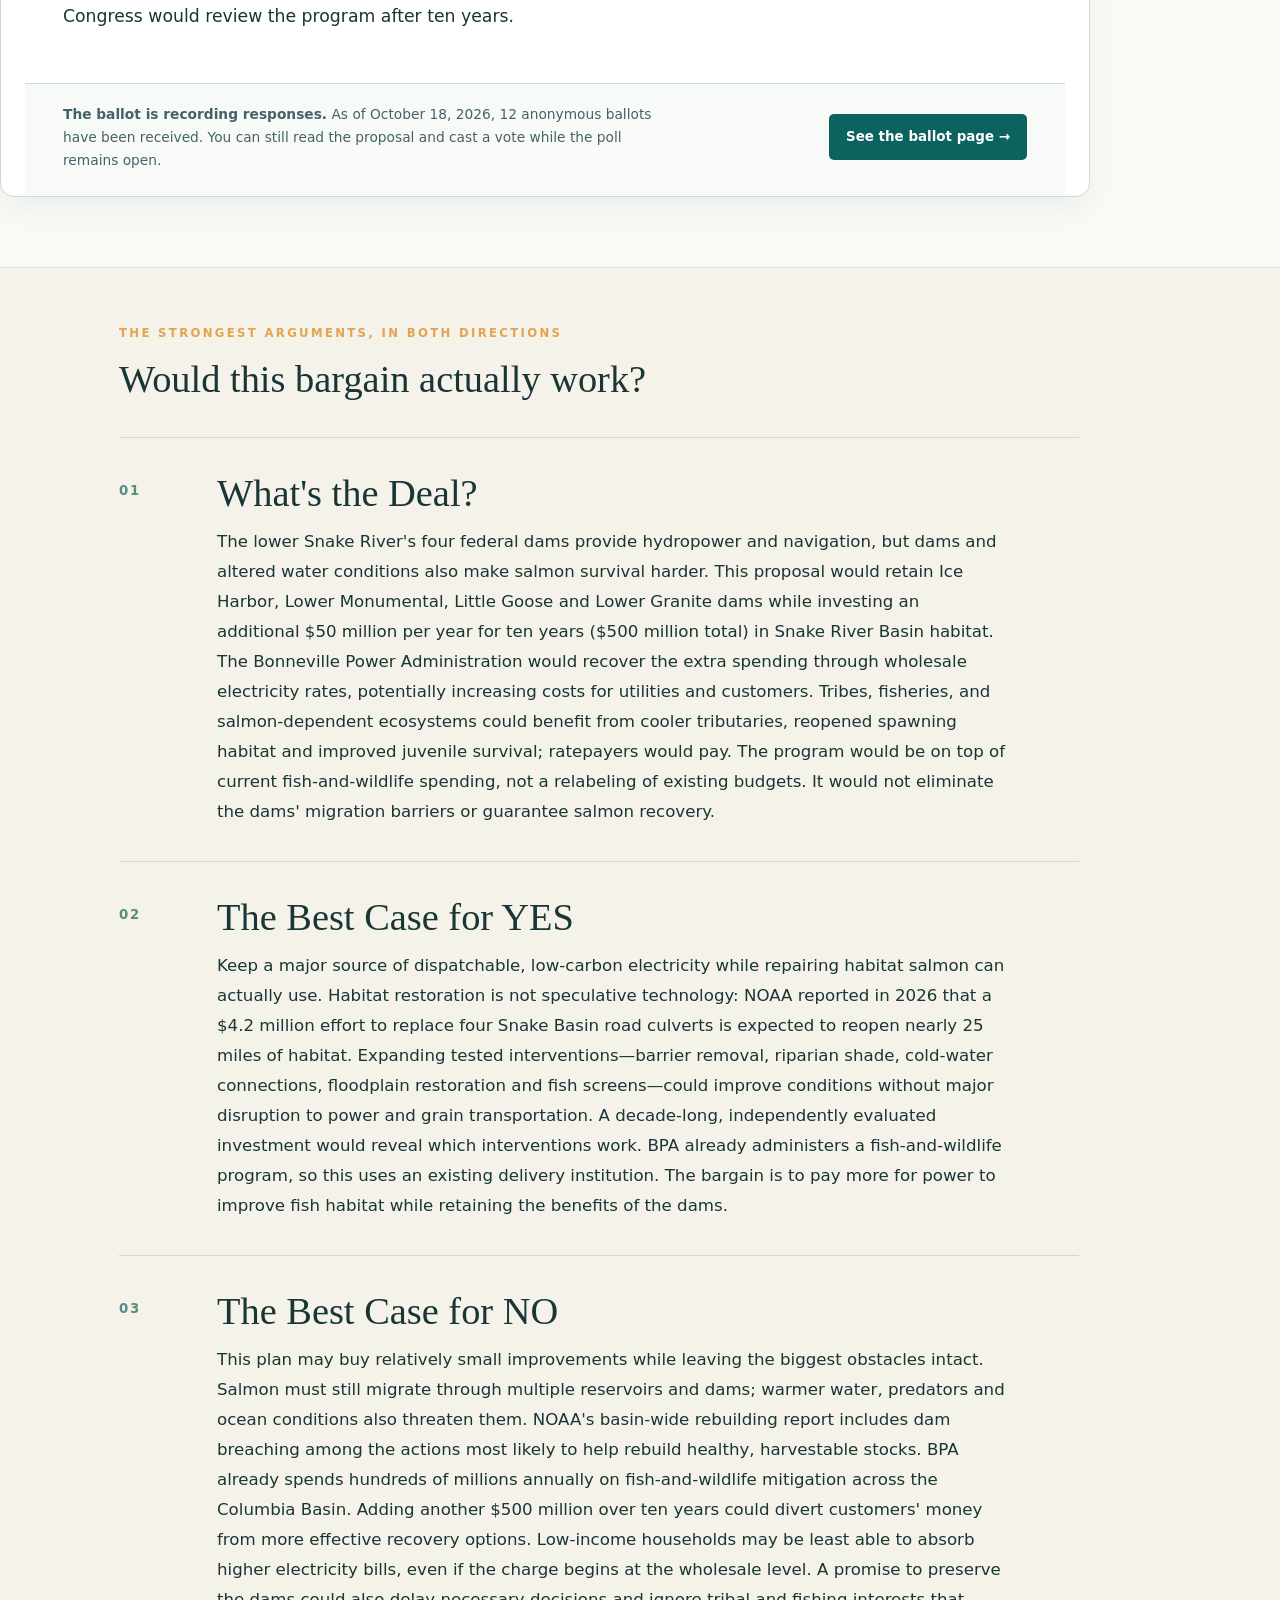
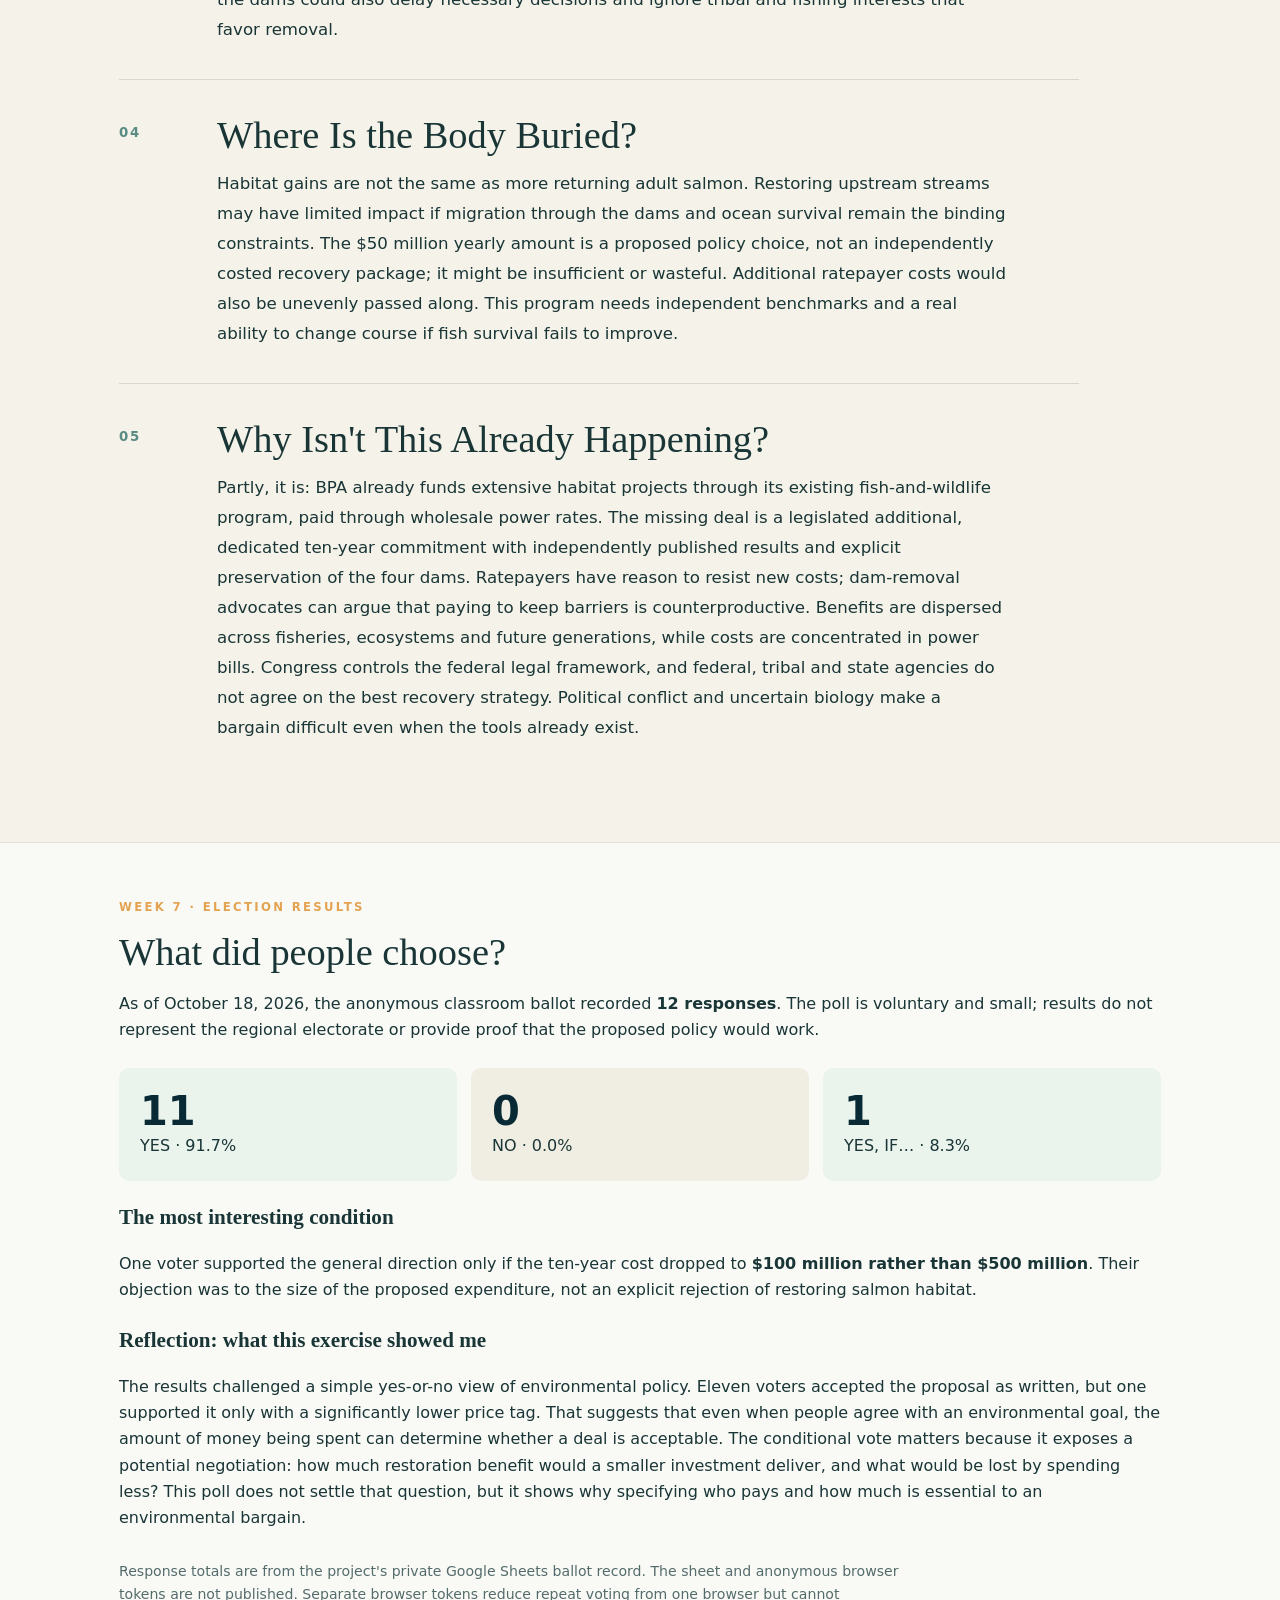
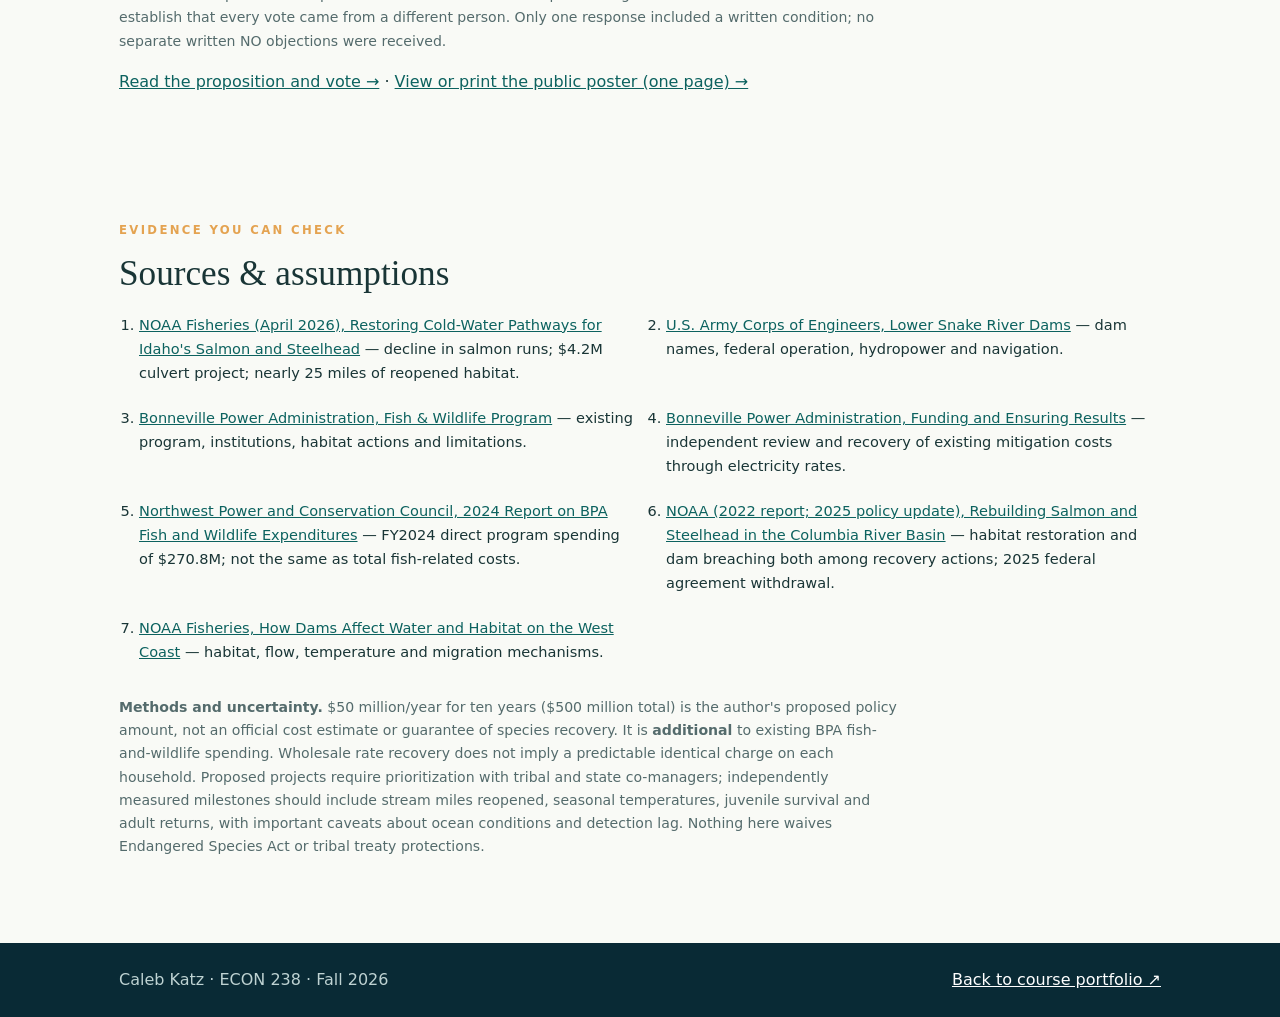
<file: homework-7/index.html>
<!doctype html>
<html lang="en">
<head>
<meta charset="utf-8">
<meta name="viewport" content="width=device-width, initial-scale=1">
<meta name="theme-color" content="#092a35">
<meta name="description" content="A real environmental bargain: keep Washington's four lower Snake River dams operating, but require an additional $500 million for salmon habitat restoration over ten years. ECON 238.">
<meta property="og:title" content="Keep the Dams. Restore Salmon Habitat.">
<meta property="og:description" content="Would you pay an extra $500 million over ten years to restore salmon habitat without removing the lower Snake River dams?">
<title>Keep the Dams. Restore Salmon Habitat. | Caleb Katz · ECON 238</title>
<style>
:root{--navy:#092a35;--dark:#102f36;--sea:#0c625f;--pale:#eaf4ed;--cream:#f5f3e9;--amber:#e4a351;--line:#ccdbd8;--ink:#193536;--muted:#597070}*{box-sizing:border-box}html{scroll-behavior:smooth}body{margin:0;background:#f9faf6;color:var(--ink);font-family:system-ui,-apple-system,BlinkMacSystemFont,"Segoe UI",sans-serif;line-height:1.65}a{color:var(--sea)}a:hover{text-decoration-thickness:2px}a:focus-visible{outline:3px solid var(--amber);outline-offset:3px}.wrap{max-width:1090px;padding:0 24px;margin:auto}.skip{position:absolute;left:-9999px}.skip:focus{left:1rem;top:1rem;z-index:10;background:white;padding:1rem}.masthead{background:var(--navy);border-bottom:1px solid #31545b;color:#d1e9e6}.masthead .wrap{min-height:62px;display:flex;align-items:center;justify-content:space-between;gap:16px}.masthead a{color:white;text-decoration:none;font-weight:700;letter-spacing:.07em;font-size:.8rem}.masthead span{font-size:.72rem;letter-spacing:.12em;text-align:right}.hero{background:var(--navy);color:#f7fff5;overflow:hidden}.hero .wrap{display:grid;grid-template-columns:minmax(0,1.15fr) minmax(0,.85fr);align-items:center;min-height:505px;gap:32px;padding-top:50px;padding-bottom:60px}.eyebrow{color:var(--amber);text-transform:uppercase;font-size:.73rem;letter-spacing:.2em;font-weight:800;margin:0 0 14px}h1,h2,h3{line-height:1.13;font-family:Georgia,"Times New Roman",serif}h1{font-size:clamp(3rem,6vw,5.8rem);font-weight:normal;letter-spacing:-.045em;margin:0 0 22px}h1 em{color:#8cddd0;font-weight:normal}h2{font-size:clamp(1.7rem,3vw,2.55rem);margin:0 0 12px;font-weight:normal}.lead{font-size:clamp(1.06rem,1.8vw,1.3rem);max-width:540px;color:#d5e9e7;margin-bottom:24px}.byline{font-size:.85rem;color:#aaccce}.hero-art{position:relative;max-width:480px;width:100%;margin:auto}.hero-art svg{display:block;width:100%;height:auto;filter:drop-shadow(0 17px 30px #051a2499)}.art-note{color:#c0d8d4;text-align:center;margin:2px 0 0;font-size:.72rem}.data-strip{background:#f0eee3;border-bottom:1px solid var(--line)}.metrics{display:grid;grid-template-columns:repeat(3,1fr)}.metric{padding:26px 22px;border-right:1px solid #c8d2cb}.metric:first-child{padding-left:0}.metric:last-child{border-right:0}.metric strong{display:block;font-size:clamp(1.4rem,2.5vw,2.05rem);font-weight:800;color:var(--navy);letter-spacing:-.04em}.metric span{font-size:.83rem;display:block;line-height:1.4;color:#536b6d}.metric a{font-size:.75rem}.intro{padding-top:65px;padding-bottom:35px}.intro-head{display:grid;grid-template-columns:.8fr 1.2fr;gap:56px;align-items:start}.intro p{font-size:1.08rem;max-width:650px;margin-top:0}.important{border-left:4px solid #e4a351;padding:11px 20px;background:#fcf7ec;font-size:.92rem}.ballot-box{margin:20px 0 70px;background:white;border:1px solid var(--line);box-shadow:0 12px 30px #0c3f3f0f;border-radius:14px;overflow:hidden}.ballot-header{background:#d7e9e5;padding:20px 30px;display:flex;justify-content:space-between;align-items:center;gap:12px}.ballot-header strong{font-size:.75rem;letter-spacing:.14em;text-transform:uppercase}.ballot-header span{font-size:.78rem;color:#4a696b}.ballot-body{padding:36px 38px}.ballot-body h2{font-size:2rem}.ballot-text{font-size:1.08rem;max-width:780px}.vote-state{border-top:1px solid var(--line);padding:19px 38px 25px;background:#f7faf7;display:flex;flex-wrap:wrap;align-items:center;justify-content:space-between;gap:18px}.vote-state p{margin:0;font-size:.86rem;color:#456269;max-width:610px}.inactive{background:#d5dedd;color:#50696b;border-radius:5px;padding:12px 17px;font-size:.84rem;font-weight:700;white-space:nowrap}.sectionband{background:var(--cream);border-top:1px solid #e3e2d7;border-bottom:1px solid #e3e2d7}.arguments{padding-top:56px;padding-bottom:65px}.arguments>h2{margin-bottom:36px}.argument{display:grid;grid-template-columns:80px 1fr;gap:18px;padding:34px 0;border-top:1px solid #d5d8d0;max-width:960px}.sectionnum{font-size:.83rem;font-weight:800;color:#5a8b83;letter-spacing:.14em;padding-top:8px}.sectionbody p{font-size:1.04rem;line-height:1.8;max-width:790px;margin:0}.sources{padding:55px 24px 70px}.sources h2{font-size:2.2rem}.source-list{display:grid;grid-template-columns:repeat(2,minmax(0,1fr));gap:13px 32px;padding-left:20px;font-size:.91rem}.source-list li{padding:4px 0}.source-list a{overflow-wrap:anywhere}.methods{font-size:.88rem;color:#546b6c;max-width:780px;margin-top:28px}.footer{background:var(--navy);color:#bed2d2;padding:24px 0}.footer .wrap{display:flex;flex-wrap:wrap;gap:20px;justify-content:space-between}.footer a{color:white}@media(max-width:720px){.hero .wrap{grid-template-columns:1fr;gap:8px;padding-top:42px}.hero-art{max-width:390px}.metrics{grid-template-columns:1fr}.metric,.metric:first-child{padding:17px 0;border-right:0;border-bottom:1px solid #c8d2cb}.metric:last-child{border-bottom:0}.intro-head{grid-template-columns:1fr;gap:7px}.intro{padding-top:40px}.ballot-body{padding:24px}.ballot-header{padding:18px 24px}.vote-state{padding:18px 24px}.argument{grid-template-columns:35px 1fr;gap:10px}.source-list{grid-template-columns:1fr}.masthead span{font-size:.62rem}}
@media(prefers-reduced-motion:reduce){html{scroll-behavior:auto}}
</style>
</head>
<body>
<a class="skip" href="#main">Skip to the proposal</a>
<header class="masthead"><div class="wrap"><a href="../">CALEB KATZ / ECON 238</a><span>WEEK 7 · OCTOBER 2026</span></div></header>
<main id="main">
<section class="hero"><div class="wrap"><div><p class="eyebrow">The environmental bargain</p><h1>Keep the dams.<br><em>Pay the river back.</em></h1><p class="lead">Four hydropower dams. Threatened salmon. A proposed <strong>$500 million</strong> habitat fund. Is this a deal you would take?</p><p class="byline">Caleb Katz · Environmental Economics · University of Rochester</p></div>
<div class="hero-art"><svg role="img" aria-label="Conceptual illustration of salmon migrating upstream past four dams toward a cooler mountain tributary; it is not a geographic map" viewBox="0 0 520 510"><defs><linearGradient id="river" x1="0" y1="0" x2="1" y2="1"><stop stop-color="#21586e"/><stop offset="1" stop-color="#68b7af"/></linearGradient></defs><path d="M0 330C92 230 144 410 250 300S407 156 520 201V510H0Z" fill="#163f4c"/><path d="M0 374C92 274 144 452 250 344S407 200 520 247" stroke="url(#river)" stroke-width="92" fill="none" stroke-linecap="round"/><path d="M0 374C92 274 144 452 250 344S407 200 520 247" stroke="#b2f8e1" stroke-width="2" fill="none" stroke-dasharray="7 11" opacity=".7"/><g fill="#bbd8d3"><rect x="57" y="304" width="15" height="104" transform="rotate(35 65 356)"/><rect x="169" y="348" width="15" height="104" transform="rotate(55 177 400)"/><rect x="289" y="257" width="15" height="108" transform="rotate(44 297 311)"/><rect x="404" y="183" width="15" height="110" transform="rotate(25 411 238)"/></g><g fill="#f3ba6a"><path d="M140 430l24-9 24 9-24 9z"/><path d="M165 430l-7-16v32z"/><path d="M327 275l24-9 24 9-24 9z"/><path d="M351 275l-7-16v32z"/></g><path d="M363 96L415 30l30 36 23-25 52 55" fill="none" stroke="#c0dedc" stroke-width="6" stroke-linejoin="round"/><text x="400" y="129" font-family="sans-serif" font-size="15" fill="#d4efed" text-anchor="middle">COLD-WATER HABITAT</text><text x="58" y="480" font-family="sans-serif" font-size="14" fill="#d4efed">4 DAMS · 1 RIVER · A CHOICE</text></svg><p class="art-note">Conceptual graphic, not a map or evidence of restored migration.</p></div></div></section>
<div class="data-strip"><div class="wrap metrics"><div class="metric"><strong>4 dams</strong><span>Ice Harbor · Lower Monumental · Little Goose · Lower Granite <a href="#source-2">[2]</a></span></div><div class="metric"><strong>&gt;90%</strong><span>Decline in wild Snake River salmon runs over about 60 years, per NOAA <a href="#source-1">[1]</a></span></div><div class="metric"><strong>$500M / 10 years</strong><span>Additional proposed habitat investment, paid through BPA wholesale electricity rates—not an existing budget</span></div></div></div>
<section class="intro wrap" id="context"><div class="intro-head"><div><p class="eyebrow">The conflict</p><h2>Not every green solution looks green.</h2></div><div><p>Hydropower generates electricity without burning fossil fuels, but dams transform rivers. Salmon can suffer from delayed migration, warmer reservoir water and changed habitat. The four lower Snake River dams also support regional navigation and reliable power. <a href="#source-2">[2]</a><a href="#source-7">[7]</a></p><p><strong>Rather than demolishing the dams, what if we paid significantly more to repair the habitat around them?</strong></p><aside class="important"><strong>Important:</strong> This is a proposed policy, not a law. Conservation investment is already happening; the controversial choice is whether new money can achieve enough additional ecological benefit <em>without</em> dam removal.</aside></div></div></section>
<section class="wrap ballot-box" id="ballot" aria-labelledby="ballot-heading"><div class="ballot-header"><strong>The proposition</strong><span>Classroom ballot initiative</span></div><div class="ballot-body"><p class="eyebrow">Title · 6 of 12 words</p><h2 id="ballot-heading">Keep the Dams. Restore Salmon Habitat.</h2><p class="eyebrow" style="margin-top:30px">Ballot question · 66 of 75 words</p><p class="ballot-text">Should Congress require the Bonneville Power Administration to spend an additional $50 million annually for ten years on Snake River salmon habitat restoration, funded through wholesale electricity rates, while retaining the four lower Snake River dams in operation? Funds would target cold-water refuges, fish-passage barriers, stream restoration and independently measured outcomes. Existing fish-protection laws would remain in force; Congress would review the program after ten years.</p></div><div class="vote-state"><p><strong>The ballot is recording responses.</strong> As of October 18, 2026, 12 anonymous ballots have been received. You can still read the proposal and cast a vote while the poll remains open.</p><a class="inactive" style="text-decoration:none;display:inline-block;background:#0c625f;color:#fff" href="ballot/">See the ballot page →</a></div></section>
<div class="sectionband"><div class="wrap arguments" id="analysis"><p class="eyebrow">The strongest arguments, in both directions</p><h2>Would this bargain actually work?</h2><section class="argument" id="deal"><div class="sectionnum">01</div><div class="sectionbody"><h2>What's the Deal?</h2><p>The lower Snake River's four federal dams provide hydropower and navigation, but dams and altered water conditions also make salmon survival harder. This proposal would retain Ice Harbor, Lower Monumental, Little Goose and Lower Granite dams while investing an additional $50 million per year for ten years ($500 million total) in Snake River Basin habitat. The Bonneville Power Administration would recover the extra spending through wholesale electricity rates, potentially increasing costs for utilities and customers. Tribes, fisheries, and salmon-dependent ecosystems could benefit from cooler tributaries, reopened spawning habitat and improved juvenile survival; ratepayers would pay. The program would be on top of current fish-and-wildlife spending, not a relabeling of existing budgets. It would not eliminate the dams' migration barriers or guarantee salmon recovery.</p></div></section>
<section class="argument" id="yes"><div class="sectionnum">02</div><div class="sectionbody"><h2>The Best Case for YES</h2><p>Keep a major source of dispatchable, low-carbon electricity while repairing habitat salmon can actually use. Habitat restoration is not speculative technology: NOAA reported in 2026 that a $4.2 million effort to replace four Snake Basin road culverts is expected to reopen nearly 25 miles of habitat. Expanding tested interventions—barrier removal, riparian shade, cold-water connections, floodplain restoration and fish screens—could improve conditions without major disruption to power and grain transportation. A decade-long, independently evaluated investment would reveal which interventions work. BPA already administers a fish-and-wildlife program, so this uses an existing delivery institution. The bargain is to pay more for power to improve fish habitat while retaining the benefits of the dams.</p></div></section>
<section class="argument" id="no"><div class="sectionnum">03</div><div class="sectionbody"><h2>The Best Case for NO</h2><p>This plan may buy relatively small improvements while leaving the biggest obstacles intact. Salmon must still migrate through multiple reservoirs and dams; warmer water, predators and ocean conditions also threaten them. NOAA's basin-wide rebuilding report includes dam breaching among the actions most likely to help rebuild healthy, harvestable stocks. BPA already spends hundreds of millions annually on fish-and-wildlife mitigation across the Columbia Basin. Adding another $500 million over ten years could divert customers' money from more effective recovery options. Low-income households may be least able to absorb higher electricity bills, even if the charge begins at the wholesale level. A promise to preserve the dams could also delay necessary decisions and ignore tribal and fishing interests that favor removal.</p></div></section>
<section class="argument" id="buried"><div class="sectionnum">04</div><div class="sectionbody"><h2>Where Is the Body Buried?</h2><p>Habitat gains are not the same as more returning adult salmon. Restoring upstream streams may have limited impact if migration through the dams and ocean survival remain the binding constraints. The $50 million yearly amount is a proposed policy choice, not an independently costed recovery package; it might be insufficient or wasteful. Additional ratepayer costs would also be unevenly passed along. This program needs independent benchmarks and a real ability to change course if fish survival fails to improve.</p></div></section>
<section class="argument" id="why"><div class="sectionnum">05</div><div class="sectionbody"><h2>Why Isn't This Already Happening?</h2><p>Partly, it is: BPA already funds extensive habitat projects through its existing fish-and-wildlife program, paid through wholesale power rates. The missing deal is a legislated additional, dedicated ten-year commitment with independently published results and explicit preservation of the four dams. Ratepayers have reason to resist new costs; dam-removal advocates can argue that paying to keep barriers is counterproductive. Benefits are dispersed across fisheries, ecosystems and future generations, while costs are concentrated in power bills. Congress controls the federal legal framework, and federal, tribal and state agencies do not agree on the best recovery strategy. Political conflict and uncertain biology make a bargain difficult even when the tools already exist.</p></div></section></div></div>

<section class="wrap" id="results" style="padding-top:55px;padding-bottom:55px" aria-labelledby="results-heading">
<p class="eyebrow">Week 7 · Election results</p>
<h2 id="results-heading">What did people choose?</h2>
<p>As of October 18, 2026, the anonymous classroom ballot recorded <strong>12 responses</strong>. The poll is voluntary and small; results do not represent the regional electorate or provide proof that the proposed policy would work.</p>
<div style="display:grid;grid-template-columns:repeat(auto-fit,minmax(155px,1fr));gap:14px;margin:25px 0">
<div style="padding:21px;background:#eaf4ed;border-radius:10px"><strong style="font-size:2.5rem;color:#092a35;display:block;line-height:1.1">11</strong><span>YES · 91.7%</span></div>
<div style="padding:21px;background:#f0eee3;border-radius:10px"><strong style="font-size:2.5rem;color:#092a35;display:block;line-height:1.1">0</strong><span>NO · 0.0%</span></div>
<div style="padding:21px;background:#eaf4ed;border-radius:10px"><strong style="font-size:2.5rem;color:#092a35;display:block;line-height:1.1">1</strong><span>YES, IF… · 8.3%</span></div>
</div>
<h3 style="font-size:1.32rem">The most interesting condition</h3>
<p>One voter supported the general direction only if the ten-year cost dropped to <strong>$100 million rather than $500 million</strong>. Their objection was to the size of the proposed expenditure, not an explicit rejection of restoring salmon habitat.</p>
<h3 style="font-size:1.32rem;margin-top:25px">Reflection: what this exercise showed me</h3>
<p>The results challenged a simple yes-or-no view of environmental policy. Eleven voters accepted the proposal as written, but one supported it only with a significantly lower price tag. That suggests that even when people agree with an environmental goal, the amount of money being spent can determine whether a deal is acceptable. The conditional vote matters because it exposes a potential negotiation: how much restoration benefit would a smaller investment deliver, and what would be lost by spending less? This poll does not settle that question, but it shows why specifying who pays and how much is essential to an environmental bargain.</p>
<p class="methods">Response totals are from the project's private Google Sheets ballot record. The sheet and anonymous browser tokens are not published. Separate browser tokens reduce repeat voting from one browser but cannot establish that every vote came from a different person. Only one response included a written condition; no separate written NO objections were received.</p>
<p><a href="ballot/">Read the proposition and vote →</a> · <a href="poster.svg">View or print the public poster (one page) →</a></p>
</section>
<section class="sources wrap" id="sources"><p class="eyebrow">Evidence you can check</p><h2>Sources &amp; assumptions</h2><ol class="source-list">
<li id="source-1"><a href="https://www.fisheries.noaa.gov/feature-story/restoring-cold-water-pathways-idahos-salmon-and-steelhead">NOAA Fisheries (April 2026), Restoring Cold-Water Pathways for Idaho's Salmon and Steelhead</a> — decline in salmon runs; $4.2M culvert project; nearly 25 miles of reopened habitat.</li>
<li id="source-2"><a href="https://www.nww.usace.army.mil/missions/lower-snake-river-dams/">U.S. Army Corps of Engineers, Lower Snake River Dams</a> — dam names, federal operation, hydropower and navigation.</li>
<li id="source-3"><a href="https://www.bpa.gov/environmental-initiatives/efw/fish-wildlife-program">Bonneville Power Administration, Fish &amp; Wildlife Program</a> — existing program, institutions, habitat actions and limitations.</li>
<li id="source-4"><a href="https://www.bpa.gov/environmental-initiatives/efw/funding-and-ensuring-results">Bonneville Power Administration, Funding and Ensuring Results</a> — independent review and recovery of existing mitigation costs through electricity rates.</li>
<li id="source-5"><a href="https://www.nwcouncil.org/reports/2025-4/">Northwest Power and Conservation Council, 2024 Report on BPA Fish and Wildlife Expenditures</a> — FY2024 direct program spending of $270.8M; not the same as total fish-related costs.</li>
<li id="source-6"><a href="https://www.noaa.gov/news-release/rebuilding-salmon-and-steelhead-in-columbia-river-basin">NOAA (2022 report; 2025 policy update), Rebuilding Salmon and Steelhead in the Columbia River Basin</a> — habitat restoration and dam breaching both among recovery actions; 2025 federal agreement withdrawal.</li>
<li id="source-7"><a href="https://www.fisheries.noaa.gov/west-coast/endangered-species-conservation/how-dams-affect-water-and-habitat-west-coast">NOAA Fisheries, How Dams Affect Water and Habitat on the West Coast</a> — habitat, flow, temperature and migration mechanisms.</li>
</ol><p class="methods"><strong>Methods and uncertainty.</strong> $50 million/year for ten years ($500 million total) is the author's proposed policy amount, not an official cost estimate or guarantee of species recovery. It is <strong>additional</strong> to existing BPA fish-and-wildlife spending. Wholesale rate recovery does not imply a predictable identical charge on each household. Proposed projects require prioritization with tribal and state co-managers; independently measured milestones should include stream miles reopened, seasonal temperatures, juvenile survival and adult returns, with important caveats about ocean conditions and detection lag. Nothing here waives Endangered Species Act or tribal treaty protections.</p></section>
</main>
<footer class="footer"><div class="wrap"><span>Caleb Katz · ECON 238 · Fall 2026</span><a href="../">Back to course portfolio ↗</a></div></footer>
</body></html>
</file>
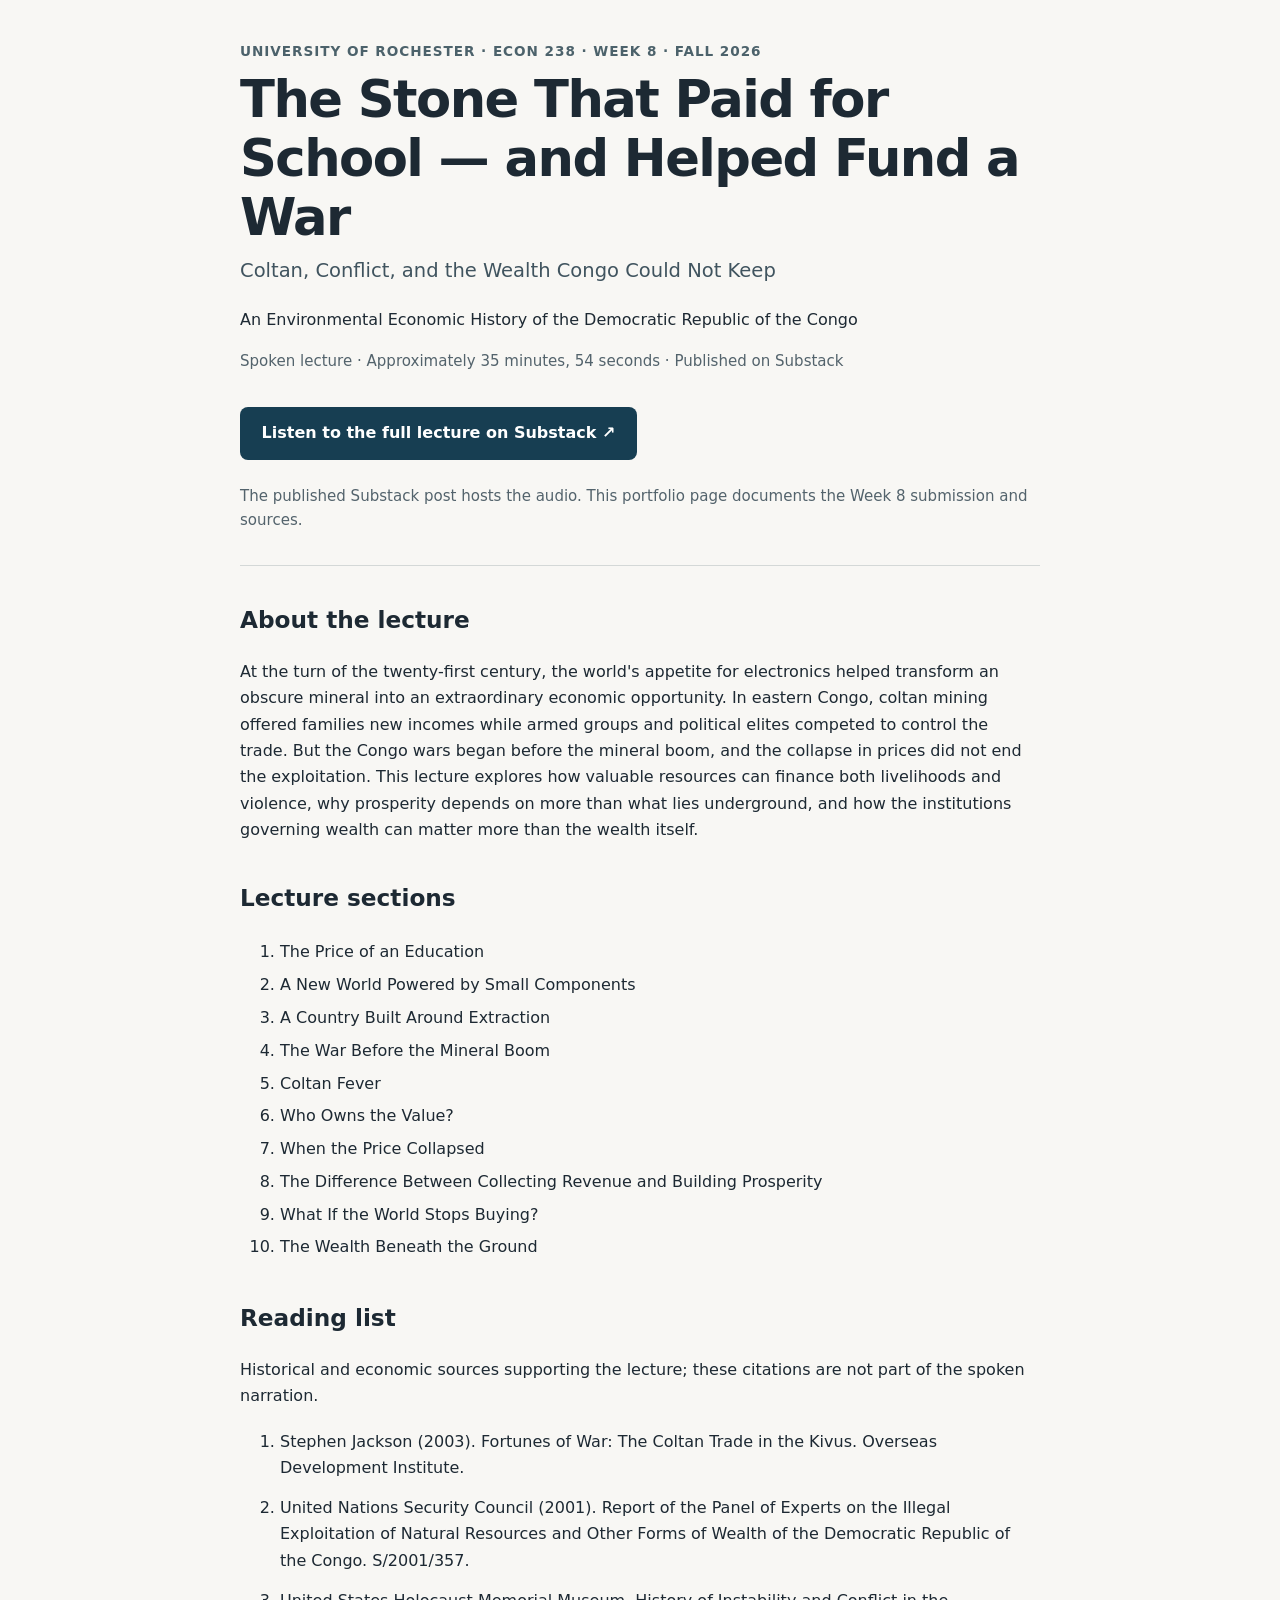
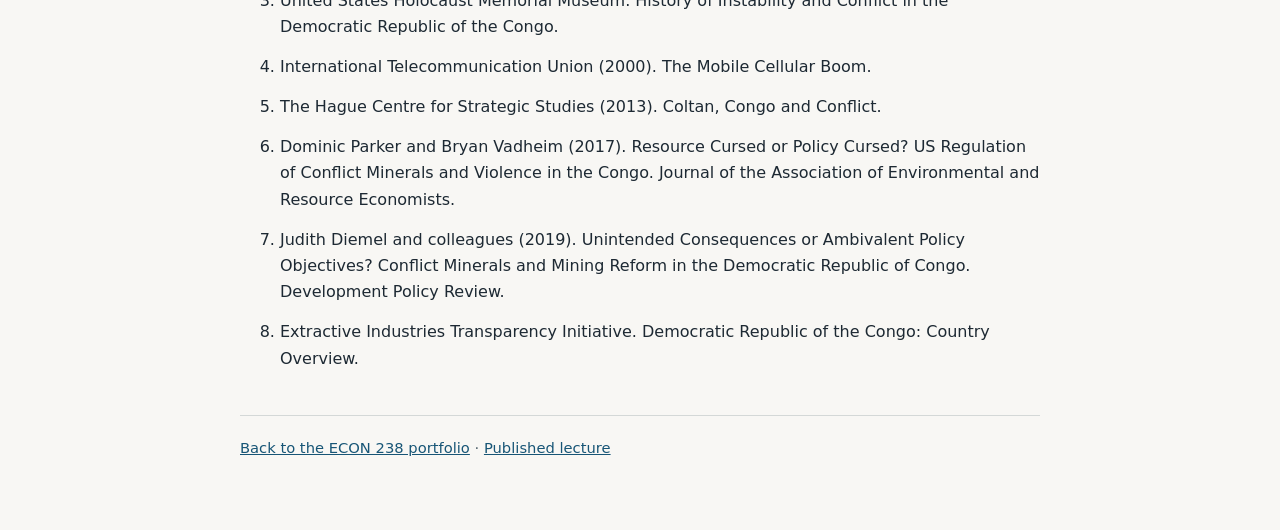
<file: homework-8/index.html>
<!doctype html>
<html lang="en">
<head>
  <meta charset="utf-8">
  <meta name="viewport" content="width=device-width, initial-scale=1">
  <meta name="description" content="ECON 238 Week 8 lecture on Congo's coltan boom, conflict, and the institutions shaping mineral wealth.">
  <title>The Stone That Paid for School — and Helped Fund a War | ECON 238</title>
  <style>
    :root { color-scheme: light; font-family: system-ui,-apple-system,BlinkMacSystemFont,"Segoe UI",sans-serif; background: #f8f7f4; color: #1d2933; }
    body { margin: 0; line-height: 1.65; }
    main { max-width: 800px; margin: 0 auto; padding: 40px 24px 70px; }
    .eyebrow { color: #4c626b; font-size: .85rem; font-weight: 700; letter-spacing: .07em; text-transform: uppercase; }
    h1 { margin: .5rem 0; font-size: clamp(2rem, 5vw, 3.2rem); line-height: 1.15; letter-spacing: -.03em; }
    h2 { margin-top: 2.2rem; font-size: 1.45rem; }
    .subtitle { font-size: 1.22rem; color: #40545f; margin-top: 0; }
    a { color: #175576; }
    a:focus-visible { outline: 3px solid #116e9d; outline-offset: 3px; }
    .listen { display: inline-block; padding: .86rem 1.35rem; margin: 1.1rem 0 .5rem; border-radius: 8px; background: #173e52; color: white; font-weight: 700; text-decoration: none; }
    .listen:hover { background: #225d7a; }
    .meta { color: #53636c; font-size: .94rem; }
    .rule { border-top: 1px solid #d4d8d7; margin-top: 2rem; }
    li { padding: .2rem 0; }
    .readings li { margin-bottom: .45rem; }
    footer { border-top: 1px solid #d4d8d7; margin-top: 2.5rem; padding-top: 1.2rem; color: #53636c; font-size: .92rem; }
  </style>
</head>
<body>
<main>
  <div class="eyebrow">University of Rochester · ECON 238 · Week 8 · Fall 2026</div>
  <h1>The Stone That Paid for School — and Helped Fund a War</h1>
  <p class="subtitle">Coltan, Conflict, and the Wealth Congo Could Not Keep</p>
  <p>An Environmental Economic History of the Democratic Republic of the Congo</p>
  <p class="meta">Spoken lecture · Approximately 35 minutes, 54 seconds · Published on Substack</p>
  <a class="listen" href="https://calebjkatz.substack.com/p/the-stone-that-paid-for-school-and" target="_blank" rel="noopener noreferrer">Listen to the full lecture on Substack ↗</a>
  <p class="meta">The published Substack post hosts the audio. This portfolio page documents the Week 8 submission and sources.</p>
  <div class="rule"></div>
  <h2>About the lecture</h2>
  <p>At the turn of the twenty-first century, the world's appetite for electronics helped transform an obscure mineral into an extraordinary economic opportunity. In eastern Congo, coltan mining offered families new incomes while armed groups and political elites competed to control the trade. But the Congo wars began before the mineral boom, and the collapse in prices did not end the exploitation. This lecture explores how valuable resources can finance both livelihoods and violence, why prosperity depends on more than what lies underground, and how the institutions governing wealth can matter more than the wealth itself.</p>
  <h2>Lecture sections</h2>
  <ol><li>The Price of an Education</li>
<li>A New World Powered by Small Components</li>
<li>A Country Built Around Extraction</li>
<li>The War Before the Mineral Boom</li>
<li>Coltan Fever</li>
<li>Who Owns the Value?</li>
<li>When the Price Collapsed</li>
<li>The Difference Between Collecting Revenue and Building Prosperity</li>
<li>What If the World Stops Buying?</li>
<li>The Wealth Beneath the Ground</li></ol>
  <h2>Reading list</h2>
  <p>Historical and economic sources supporting the lecture; these citations are not part of the spoken narration.</p>
  <ol class="readings"><li>Stephen Jackson (2003). Fortunes of War: The Coltan Trade in the Kivus. Overseas Development Institute.</li>
<li>United Nations Security Council (2001). Report of the Panel of Experts on the Illegal Exploitation of Natural Resources and Other Forms of Wealth of the Democratic Republic of the Congo. S/2001/357.</li>
<li>United States Holocaust Memorial Museum. History of Instability and Conflict in the Democratic Republic of the Congo.</li>
<li>International Telecommunication Union (2000). The Mobile Cellular Boom.</li>
<li>The Hague Centre for Strategic Studies (2013). Coltan, Congo and Conflict.</li>
<li>Dominic Parker and Bryan Vadheim (2017). Resource Cursed or Policy Cursed? US Regulation of Conflict Minerals and Violence in the Congo. Journal of the Association of Environmental and Resource Economists.</li>
<li>Judith Diemel and colleagues (2019). Unintended Consequences or Ambivalent Policy Objectives? Conflict Minerals and Mining Reform in the Democratic Republic of Congo. Development Policy Review.</li>
<li>Extractive Industries Transparency Initiative. Democratic Republic of the Congo: Country Overview.</li></ol>
  <footer><a href="../">Back to the ECON 238 portfolio</a> · <a href="https://calebjkatz.substack.com/p/the-stone-that-paid-for-school-and">Published lecture</a></footer>
</main>
</body>
</html>
</file>
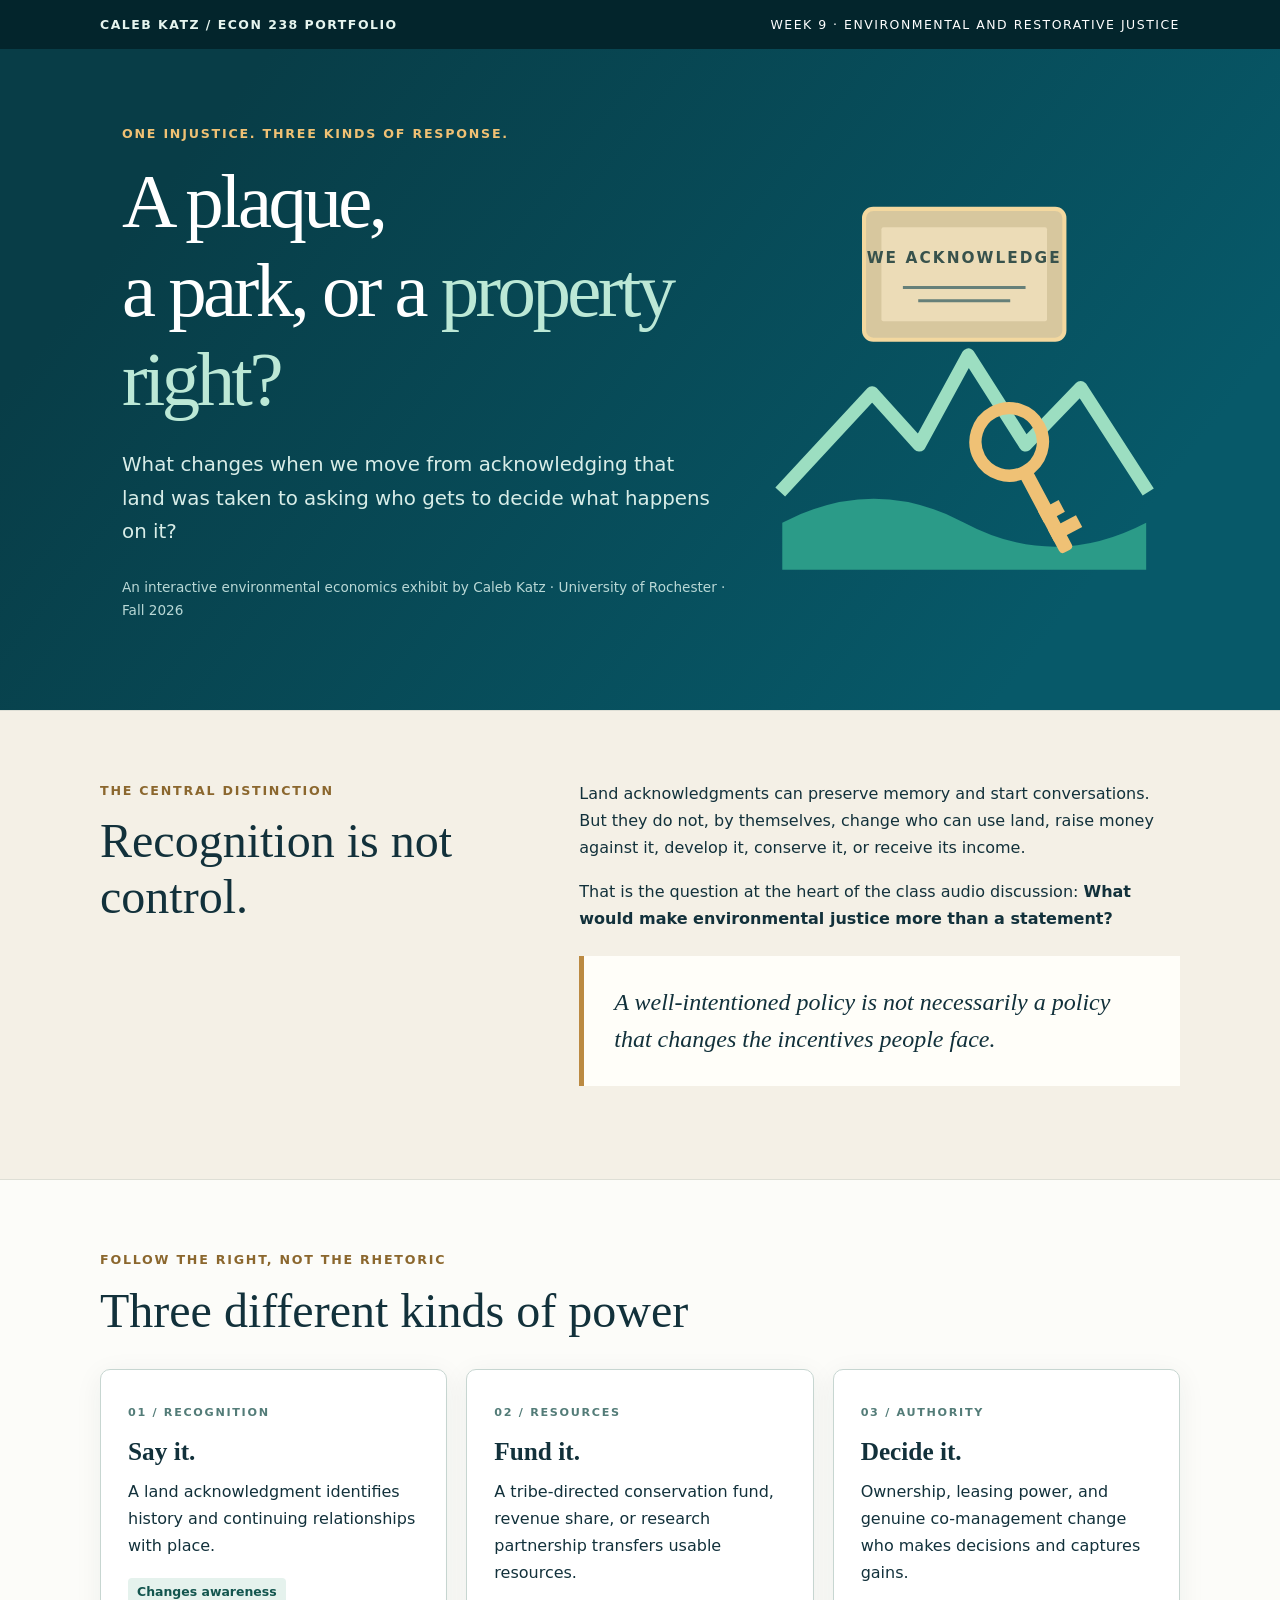
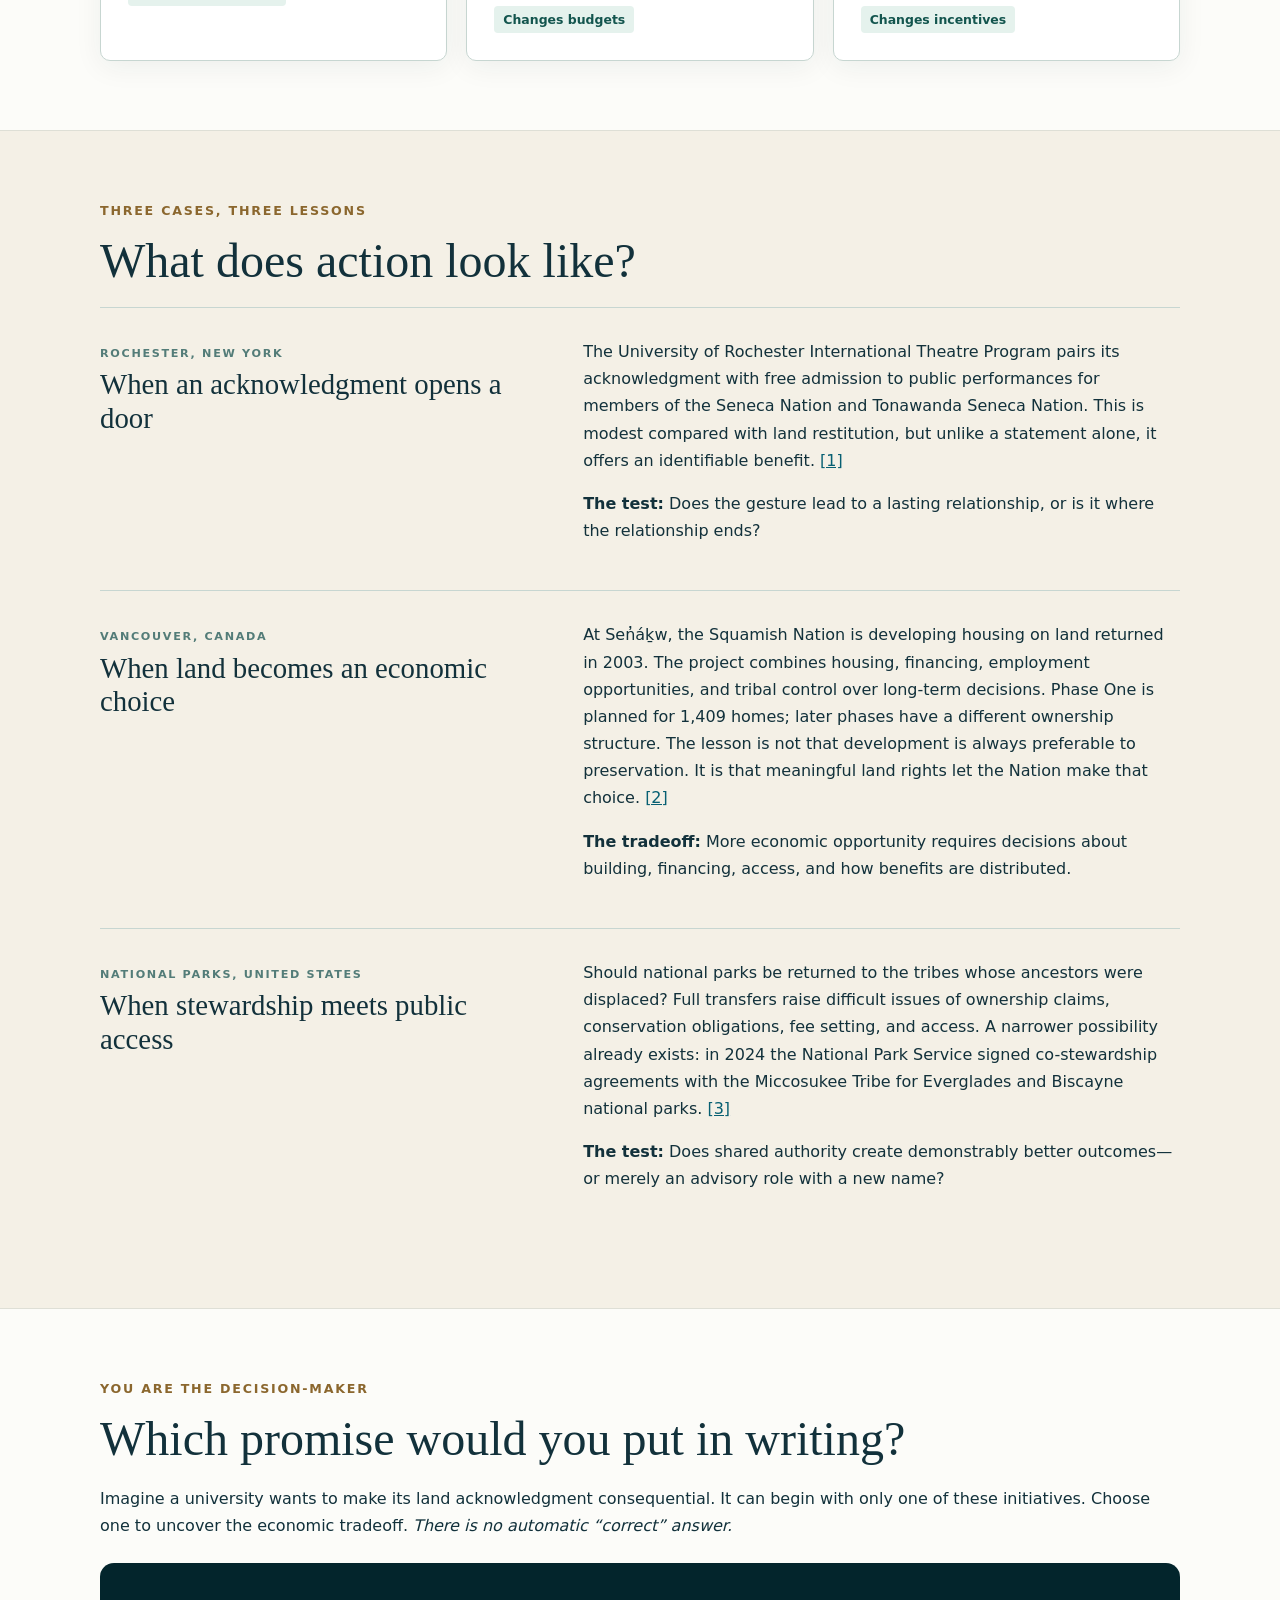
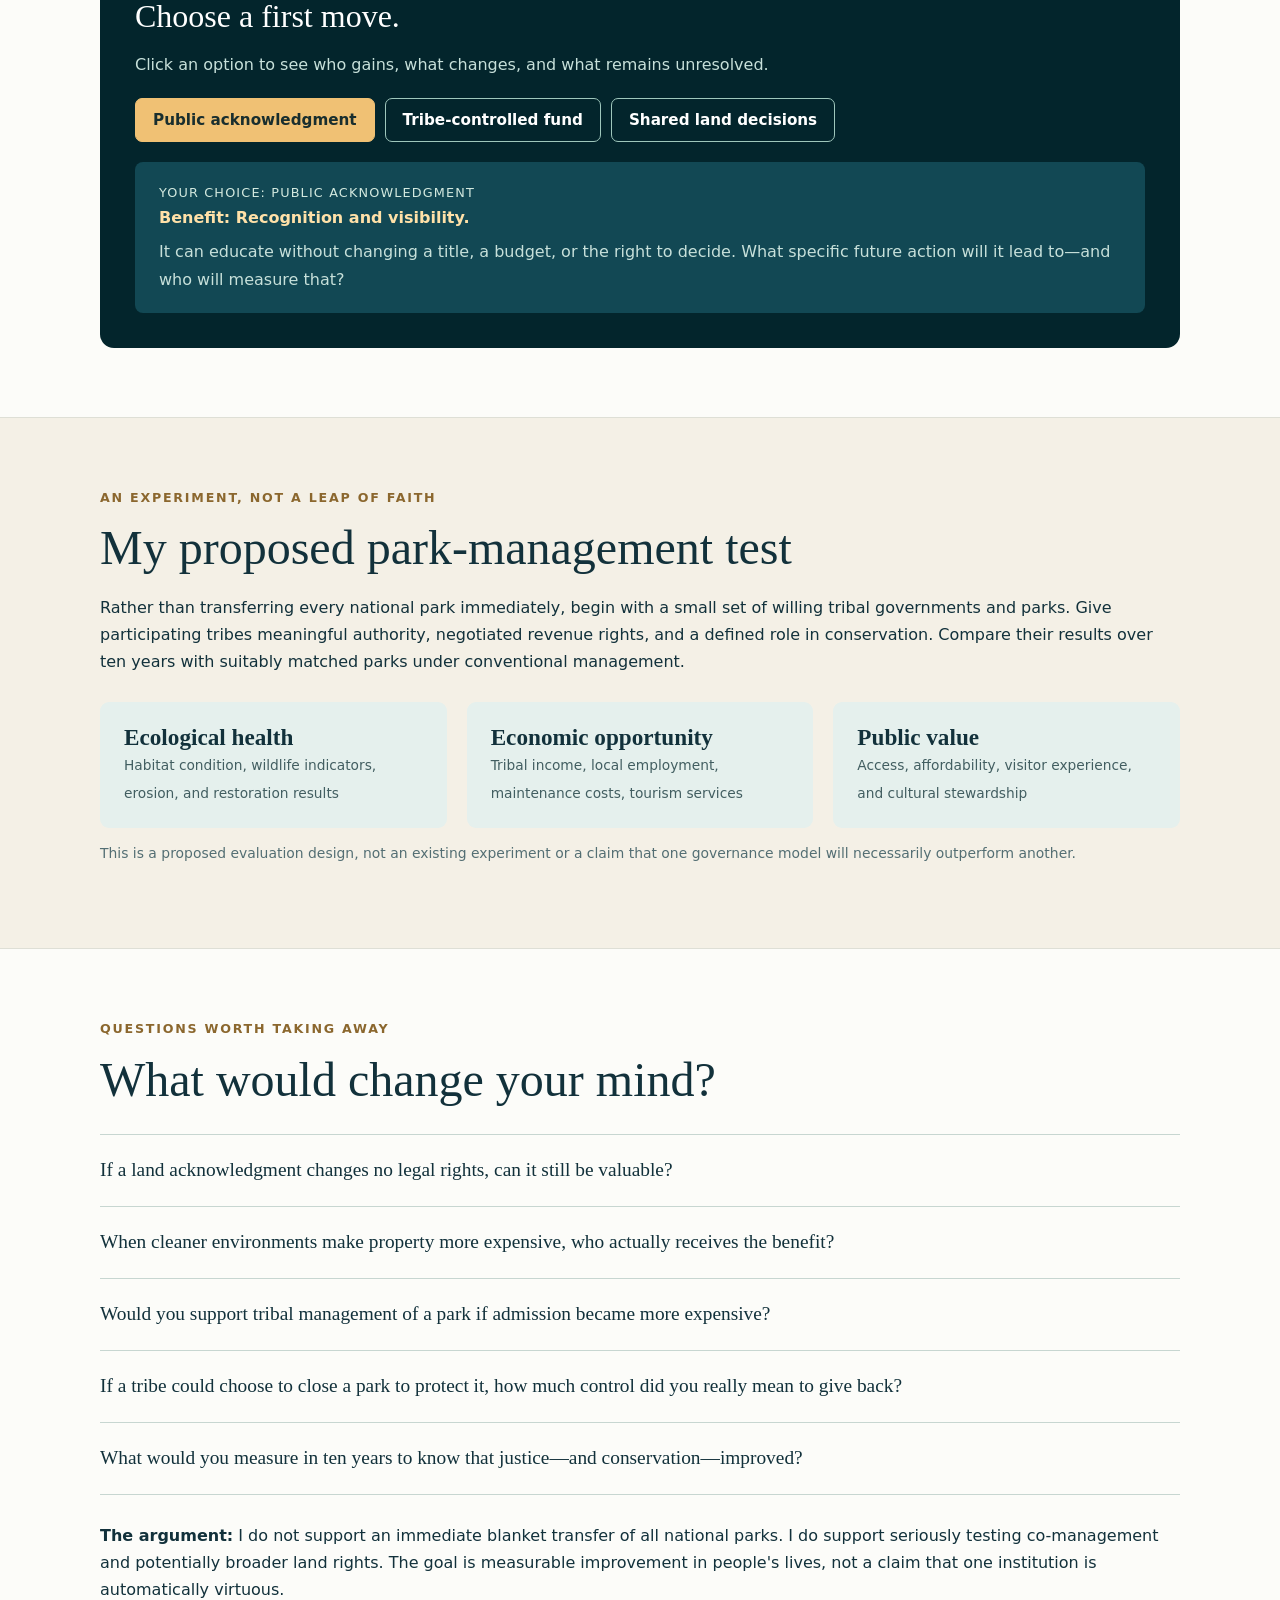
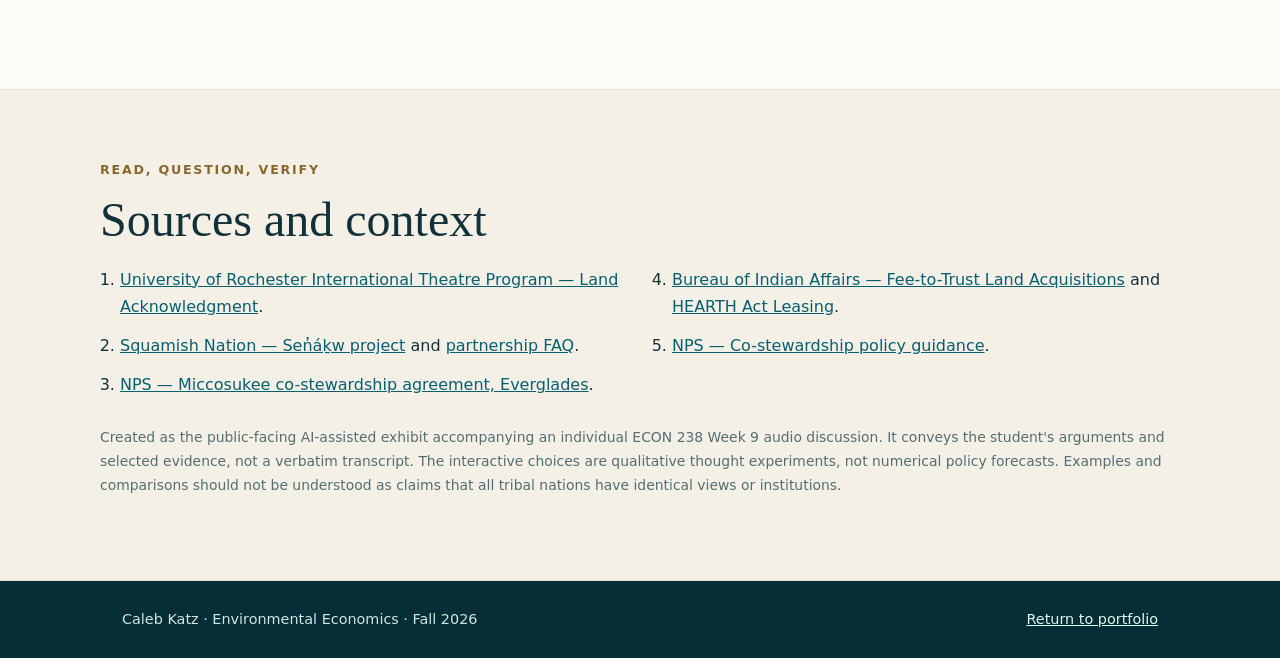
<file: homework-9/index.html>
<!doctype html>
<html lang="en">
<head>
<meta charset="utf-8">
<meta name="viewport" content="width=device-width, initial-scale=1">
<meta name="description" content="A student-created interactive environmental economics exhibit on land acknowledgments, tribal property rights, and national parks.">
<title>A Plaque, a Park, or a Property Right? | ECON 238 Week 9</title>
<style>
:root{--ink:#12313b;--pine:#063844;--deep:#03252c;--mint:#bce8d6;--sand:#f4f0e6;--line:#c7d6d1;--gold:#f0c174;--muted:#536e73}
*{box-sizing:border-box}html{scroll-behavior:smooth}body{margin:0;color:var(--ink);background:#fcfcf9;font:16px/1.7 system-ui,-apple-system,BlinkMacSystemFont,"Segoe UI",sans-serif}
a{color:#075f72}a:focus-visible,button:focus-visible{outline:3px solid #c56a23;outline-offset:3px}
header{background:var(--deep);color:white;padding:14px max(20px,calc((100vw - 1080px)/2));display:flex;justify-content:space-between;gap:1rem;flex-wrap:wrap;font-size:.78rem;letter-spacing:.12em;text-transform:uppercase}
header a{color:#e6f5ef;text-decoration:none;font-weight:700}.hero{background:linear-gradient(128deg,#083d47 15%,#075969 84%);color:white;position:relative;overflow:hidden}
.wrap{max-width:1080px;margin:auto;padding:0 22px}.hero .wrap{padding-top:74px;padding-bottom:74px;display:grid;grid-template-columns:1.22fr .78fr;gap:40px;align-items:center}
.eyebrow{font-size:.79rem;letter-spacing:.14em;text-transform:uppercase;font-weight:800;color:var(--gold);margin:0 0 12px}h1,h2,h3{font-family:Georgia,serif;line-height:1.16}h1{font-weight:normal;letter-spacing:-.046em;font-size:clamp(3rem,6vw,5.6rem);margin:0 0 24px}h1 em{color:var(--mint);font-style:normal}
.lead{font-size:1.24rem;max-width:600px;color:#d8ede8;margin:0 0 27px}.meta{font-size:.85rem;color:#b9d8d6}.symbol{display:block;width:100%;max-width:390px;margin:auto}.symbol text{font:700 15px system-ui,sans-serif;letter-spacing:2px}
main section{scroll-margin-top:30px}.band{background:var(--sand);border-block:1px solid #dedfd6}
.pad{padding:69px 0}.intro-grid{display:grid;grid-template-columns:1fr 1.45fr;gap:65px}.intro-grid h2,.pad>h2,.wrap>h2{font-weight:normal;font-size:clamp(2rem,4vw,3rem);margin:0 0 18px}.intro-grid p{margin-top:0}
.pull{font:italic 1.5rem/1.55 Georgia,serif;padding:28px 30px;border-left:5px solid #bb8a42;background:#fffef9;margin:24px 0}
.three{display:grid;grid-template-columns:repeat(3,1fr);gap:19px;margin-top:31px}.tile{background:white;border:1px solid var(--line);padding:27px;border-radius:10px;box-shadow:0 6px 28px #092b3210}
.num{font-size:.7rem;font-weight:800;letter-spacing:.15em;color:#537c78;text-transform:uppercase}.tile h3{font-size:1.58rem;margin:12px 0}.tile p{margin:0}.tile .tag{display:inline-block;background:#e5f2ed;color:#13554e;padding:3px 9px;border-radius:4px;font-size:.78rem;font-weight:700}
.case{display:grid;grid-template-columns:.85fr 1.15fr;gap:42px;align-items:start;padding-top:30px;padding-bottom:30px;border-top:1px solid var(--line)}.case h3{font-size:1.8rem;font-weight:normal;margin:.2rem 0 1rem}.case p{margin-top:0}
.small{color:var(--muted);font-size:.87rem}.choicebox{background:var(--deep);color:white;border-radius:14px;padding:35px;margin-top:24px}.choicebox h3{font-weight:normal;font-size:2rem;margin:0 0 9px}.choicebox p{color:#c7e0da}.choices{display:flex;flex-wrap:wrap;gap:10px;margin:20px 0}.choices button{border:1px solid #9fc7bc;background:transparent;color:white;cursor:pointer;border-radius:7px;padding:12px 17px;font:700 .95rem system-ui}.choices button[aria-pressed=true]{background:var(--gold);color:#192e2e;border-color:var(--gold)}.outcome{background:#124854;padding:20px 24px;border-radius:8px;min-height:126px}.outcome strong{color:#ffe1a8}.outcome p{margin:7px 0 0}.scored{font-size:.8rem;letter-spacing:.09em;color:#d3e9df;text-transform:uppercase}
.metrics{display:grid;grid-template-columns:repeat(3,1fr);gap:20px;margin-top:27px}.metric{padding:22px 24px;background:#e5f0ed;border-radius:9px}.metric strong{font:700 1.45rem Georgia,serif;display:block}.metric span{font-size:.86rem;color:#425e61}.questions{list-style:none;padding:0;margin:27px 0}.questions li{border-top:1px solid var(--line);padding:19px 0;font-family:Georgia,serif;font-size:1.21rem}.questions li:last-child{border-bottom:1px solid var(--line)}
.source-list{columns:2;column-gap:44px;padding-left:20px}.source-list li{break-inside:avoid;padding-bottom:12px}.source-list a{overflow-wrap:anywhere}
footer{background:#062e37;color:#d0e6df;padding:26px 0;font-size:.9rem}footer a{color:#e1f6ea}
@media(max-width:760px){.hero .wrap,.intro-grid,.case{grid-template-columns:1fr}.hero .wrap{padding-top:48px;padding-bottom:52px;gap:20px}.symbol{max-width:250px}.three,.metrics{grid-template-columns:1fr}.pad{padding:48px 0}.intro-grid{gap:12px}.source-list{columns:1}}
@media(prefers-reduced-motion:reduce){html{scroll-behavior:auto}}
</style>
</head>
<body>
<header><a href="../">Caleb Katz / ECON 238 Portfolio</a><span>Week 9 · Environmental and Restorative Justice</span></header>
<main>
<section class="hero"><div class="wrap"><div><p class="eyebrow">One injustice. Three kinds of response.</p><h1>A plaque,<br>a park, or a <em>property right?</em></h1><p class="lead">What changes when we move from acknowledging that land was taken to asking who gets to decide what happens on it?</p><p class="meta">An interactive environmental economics exhibit by Caleb Katz · University of Rochester · Fall 2026</p></div>
<svg class="symbol" viewBox="0 0 380 410" role="img" aria-label="Conceptual illustration of a monument plaque, a landscape, and a key to ownership"><rect x="92" y="38" width="196" height="128" rx="9" fill="#d7c79e" stroke="#f3d89f" stroke-width="4"/><rect x="109" y="56" width="162" height="92" rx="2" fill="#ecdcb7"/><text x="190" y="91" text-anchor="middle" fill="#38524c">WE ACKNOWLEDGE</text><path d="M130 115h120M145 128h90" stroke="#668079" stroke-width="3"/><path d="M10 315L100 218l46 51 48-88 56 88 54-56 66 102" stroke="#9cdec1" stroke-width="13" fill="none" stroke-linejoin="round"/><path d="M12 345q90-47 178 0t178 0v46H12Z" fill="#2b9b88"/><g transform="translate(234 266) rotate(-28)"><circle cx="0" cy="0" r="33" fill="none" stroke="#efc175" stroke-width="12"/><rect x="-7" y="31" width="14" height="90" rx="4" fill="#efc175"/><rect x="-7" y="94" width="31" height="13" fill="#efc175"/><rect x="-7" y="73" width="23" height="13" fill="#efc175"/></g></svg></div></section>
<section class="band"><div class="wrap pad intro-grid"><div><p class="eyebrow" style="color:#8b672e">The central distinction</p><h2>Recognition is not control.</h2></div><div><p>Land acknowledgments can preserve memory and start conversations. But they do not, by themselves, change who can use land, raise money against it, develop it, conserve it, or receive its income.</p><p>That is the question at the heart of the class audio discussion: <strong>What would make environmental justice more than a statement?</strong></p><div class="pull">A well-intentioned policy is not necessarily a policy that changes the incentives people face.</div></div></div></section>
<section class="wrap pad"><p class="eyebrow" style="color:#8b672e">Follow the right, not the rhetoric</p><h2>Three different kinds of power</h2><div class="three">
<article class="tile"><span class="num">01 / Recognition</span><h3>Say it.</h3><p>A land acknowledgment identifies history and continuing relationships with place.</p><p style="margin-top:18px"><span class="tag">Changes awareness</span></p></article>
<article class="tile"><span class="num">02 / Resources</span><h3>Fund it.</h3><p>A tribe-directed conservation fund, revenue share, or research partnership transfers usable resources.</p><p style="margin-top:18px"><span class="tag">Changes budgets</span></p></article>
<article class="tile"><span class="num">03 / Authority</span><h3>Decide it.</h3><p>Ownership, leasing power, and genuine co-management change who makes decisions and captures gains.</p><p style="margin-top:18px"><span class="tag">Changes incentives</span></p></article>
</div></section>
<section class="band"><div class="wrap pad"><p class="eyebrow" style="color:#8b672e">Three cases, three lessons</p><h2>What does action look like?</h2>
<div class="case"><div><span class="num">Rochester, New York</span><h3>When an acknowledgment opens a door</h3></div><div><p>The University of Rochester International Theatre Program pairs its acknowledgment with free admission to public performances for members of the Seneca Nation and Tonawanda Seneca Nation. This is modest compared with land restitution, but unlike a statement alone, it offers an identifiable benefit. <a href="#sources">[1]</a></p><p><strong>The test:</strong> Does the gesture lead to a lasting relationship, or is it where the relationship ends?</p></div></div>
<div class="case"><div><span class="num">Vancouver, Canada</span><h3>When land becomes an economic choice</h3></div><div><p>At Sen̓áḵw, the Squamish Nation is developing housing on land returned in 2003. The project combines housing, financing, employment opportunities, and tribal control over long-term decisions. Phase One is planned for 1,409 homes; later phases have a different ownership structure. The lesson is not that development is always preferable to preservation. It is that meaningful land rights let the Nation make that choice. <a href="#sources">[2]</a></p><p><strong>The tradeoff:</strong> More economic opportunity requires decisions about building, financing, access, and how benefits are distributed.</p></div></div>
<div class="case"><div><span class="num">National parks, United States</span><h3>When stewardship meets public access</h3></div><div><p>Should national parks be returned to the tribes whose ancestors were displaced? Full transfers raise difficult issues of ownership claims, conservation obligations, fee setting, and access. A narrower possibility already exists: in 2024 the National Park Service signed co-stewardship agreements with the Miccosukee Tribe for Everglades and Biscayne national parks. <a href="#sources">[3]</a></p><p><strong>The test:</strong> Does shared authority create demonstrably better outcomes—or merely an advisory role with a new name?</p></div></div>
</div></section>
<section class="wrap pad" id="choice"><p class="eyebrow" style="color:#8b672e">You are the decision-maker</p><h2>Which promise would you put in writing?</h2><p>Imagine a university wants to make its land acknowledgment consequential. It can begin with only one of these initiatives. Choose one to uncover the economic tradeoff. <em>There is no automatic “correct” answer.</em></p>
<div class="choicebox"><h3>Choose a first move.</h3><p>Click an option to see who gains, what changes, and what remains unresolved.</p><div class="choices" role="group" aria-label="Choose a policy approach"><button type="button" aria-pressed="true" data-choice="plaque">Public acknowledgment</button><button type="button" aria-pressed="false" data-choice="fund">Tribe-controlled fund</button><button type="button" aria-pressed="false" data-choice="authority">Shared land decisions</button></div><div class="outcome" aria-live="polite" id="outcome"><div class="scored">Your choice: Public acknowledgment</div><strong>Benefit: Recognition and visibility.</strong><p>It can educate without changing a title, a budget, or the right to decide. What specific future action will it lead to—and who will measure that?</p></div></div>
</section>
<section class="band"><div class="wrap pad"><p class="eyebrow" style="color:#8b672e">An experiment, not a leap of faith</p><h2>My proposed park-management test</h2><p>Rather than transferring every national park immediately, begin with a small set of willing tribal governments and parks. Give participating tribes meaningful authority, negotiated revenue rights, and a defined role in conservation. Compare their results over ten years with suitably matched parks under conventional management.</p>
<div class="metrics"><div class="metric"><strong>Ecological health</strong><span>Habitat condition, wildlife indicators, erosion, and restoration results</span></div><div class="metric"><strong>Economic opportunity</strong><span>Tribal income, local employment, maintenance costs, tourism services</span></div><div class="metric"><strong>Public value</strong><span>Access, affordability, visitor experience, and cultural stewardship</span></div></div>
<p class="small">This is a proposed evaluation design, not an existing experiment or a claim that one governance model will necessarily outperform another.</p></div></section>
<section class="wrap pad"><p class="eyebrow" style="color:#8b672e">Questions worth taking away</p><h2>What would change your mind?</h2><ul class="questions"><li>If a land acknowledgment changes no legal rights, can it still be valuable?</li><li>When cleaner environments make property more expensive, who actually receives the benefit?</li><li>Would you support tribal management of a park if admission became more expensive?</li><li>If a tribe could choose to close a park to protect it, how much control did you really mean to give back?</li><li>What would you measure in ten years to know that justice—and conservation—improved?</li></ul>
<p><strong>The argument:</strong> I do not support an immediate blanket transfer of all national parks. I do support seriously testing co-management and potentially broader land rights. The goal is measurable improvement in people's lives, not a claim that one institution is automatically virtuous.</p></section>
<section class="band" id="sources"><div class="wrap pad"><p class="eyebrow" style="color:#8b672e">Read, question, verify</p><h2>Sources and context</h2><ol class="source-list"><li><a href="https://www.sas.rochester.edu/theatre/about/land-acknowledgement.html">University of Rochester International Theatre Program — Land Acknowledgment</a>.</li><li><a href="https://www.squamish.net/partnerships-entities/partnerships/senakw/">Squamish Nation — Sen̓áḵw project</a> and <a href="https://www.squamish.net/sen%CC%93a%E1%B8%B5w-partnership-faq/">partnership FAQ</a>.</li><li><a href="https://www.nps.gov/ever/learn/management/co-stewardship-miccosukee-tribe.htm">NPS — Miccosukee co-stewardship agreement, Everglades</a>.</li><li><a href="https://www.bia.gov/bia/ots/fee-to-trust">Bureau of Indian Affairs — Fee-to-Trust Land Acquisitions</a> and <a href="https://www.bia.gov/service/HEARTH-Act">HEARTH Act Leasing</a>.</li><li><a href="https://www.nps.gov/subjects/policy/policy-memos.htm">NPS — Co-stewardship policy guidance</a>.</li></ol><p class="small">Created as the public-facing AI-assisted exhibit accompanying an individual ECON 238 Week 9 audio discussion. It conveys the student's arguments and selected evidence, not a verbatim transcript. The interactive choices are qualitative thought experiments, not numerical policy forecasts. Examples and comparisons should not be understood as claims that all tribal nations have identical views or institutions.</p></div></section>
</main>
<footer><div class="wrap">Caleb Katz · Environmental Economics · Fall 2026 <span style="float:right"><a href="../">Return to portfolio</a></span></div></footer>
<script>
(function(){
var choices={
plaque:{label:"Public acknowledgment",benefit:"Benefit: Recognition and visibility.",detail:"It can educate without changing a title, a budget, or the right to decide. What specific future action will it lead to—and who will measure that?"},
fund:{label:"Tribe-controlled fund",benefit:"Benefit: A real transfer of resources.",detail:"A tribe-directed fund can finance conservation or local priorities. But who pays, how is funding sustained, and who has the authority to decide where it goes?"},
authority:{label:"Shared land decisions",benefit:"Benefit: A change in decision-making power.",detail:"Joint stewardship can alter incentives and give tribal governments genuine authority. But how are multiple claims resolved, and what happens when public access conflicts with local priorities?"}};
var buttons=document.querySelectorAll("[data-choice]"),outcome=document.getElementById("outcome");
buttons.forEach(function(b){b.addEventListener("click",function(){buttons.forEach(function(x){x.setAttribute("aria-pressed",x===b?"true":"false")});var v=choices[b.getAttribute("data-choice")];outcome.innerHTML="";var t=document.createElement("div");t.className="scored";t.textContent="Your choice: "+v.label;var strong=document.createElement("strong");strong.textContent=v.benefit;var p=document.createElement("p");p.textContent=v.detail;outcome.append(t,strong,p)})});
})();
</script>
</body>
</html>
</file>
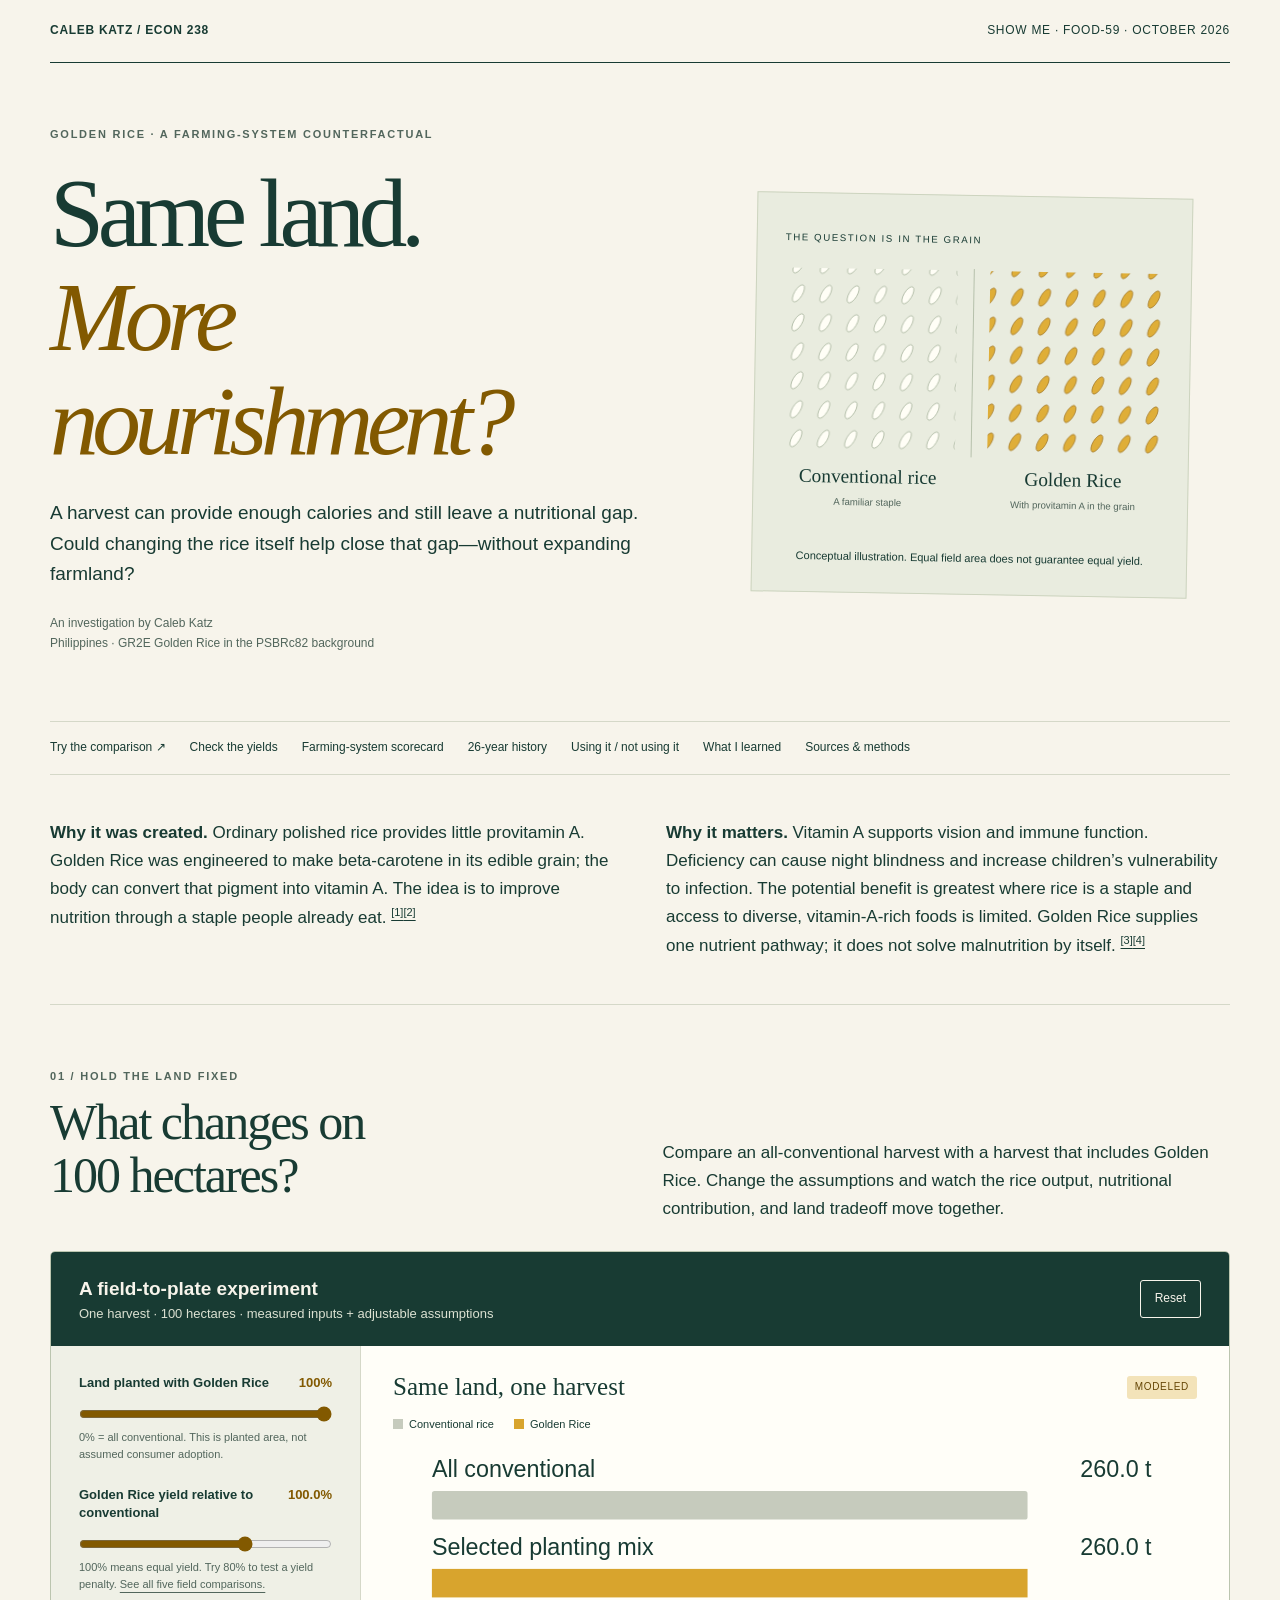
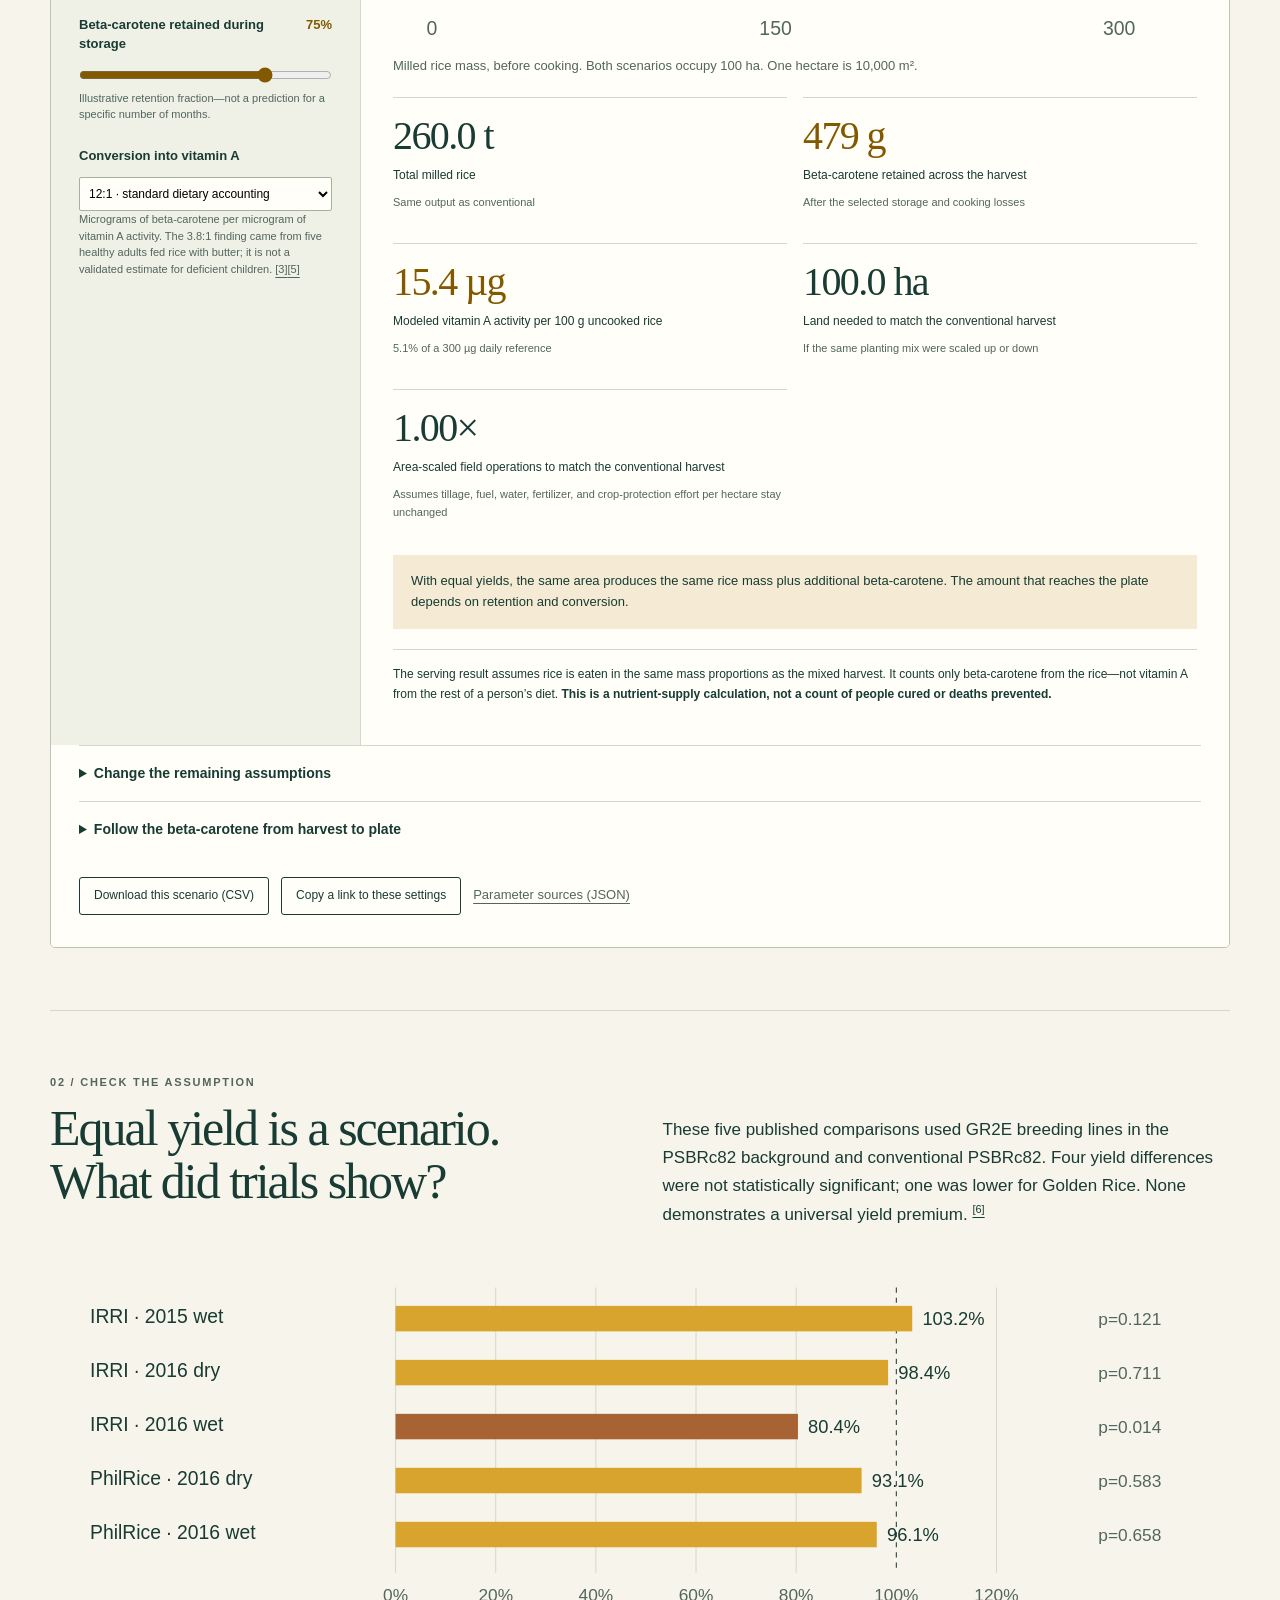
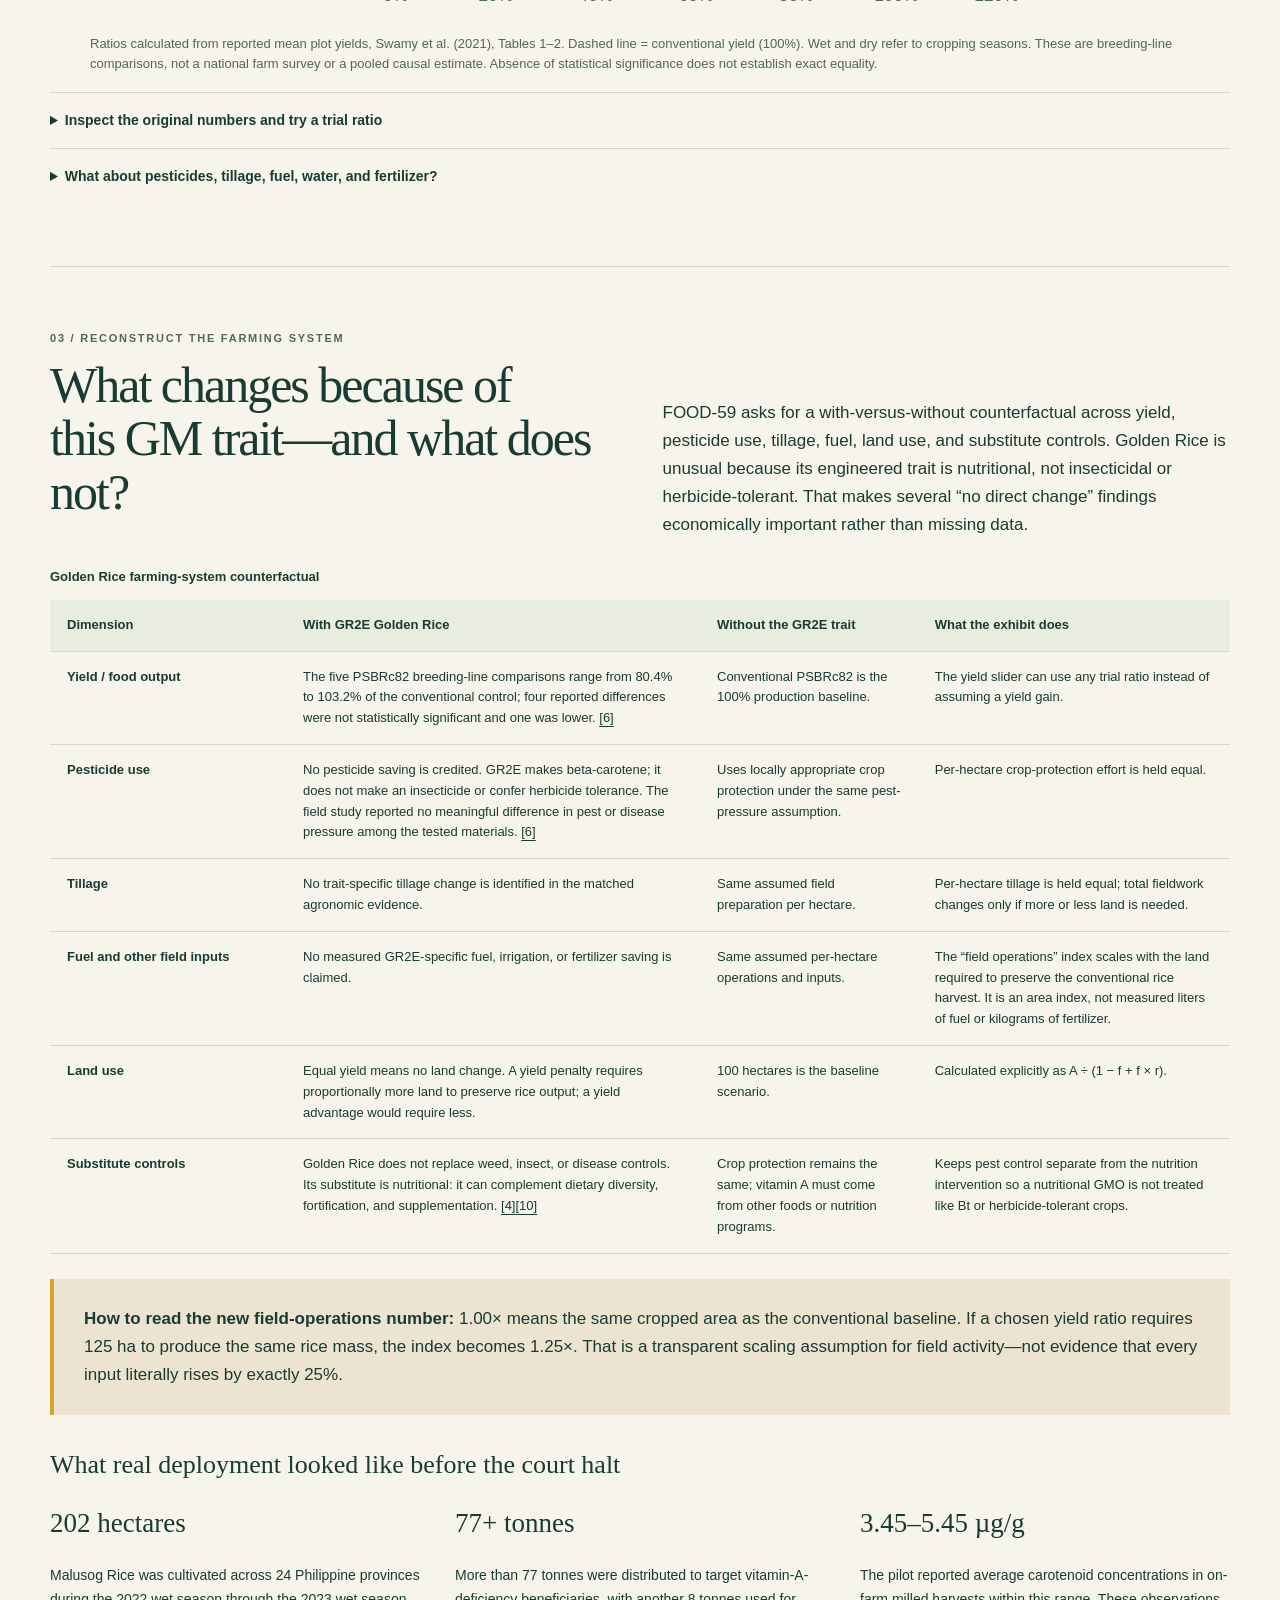
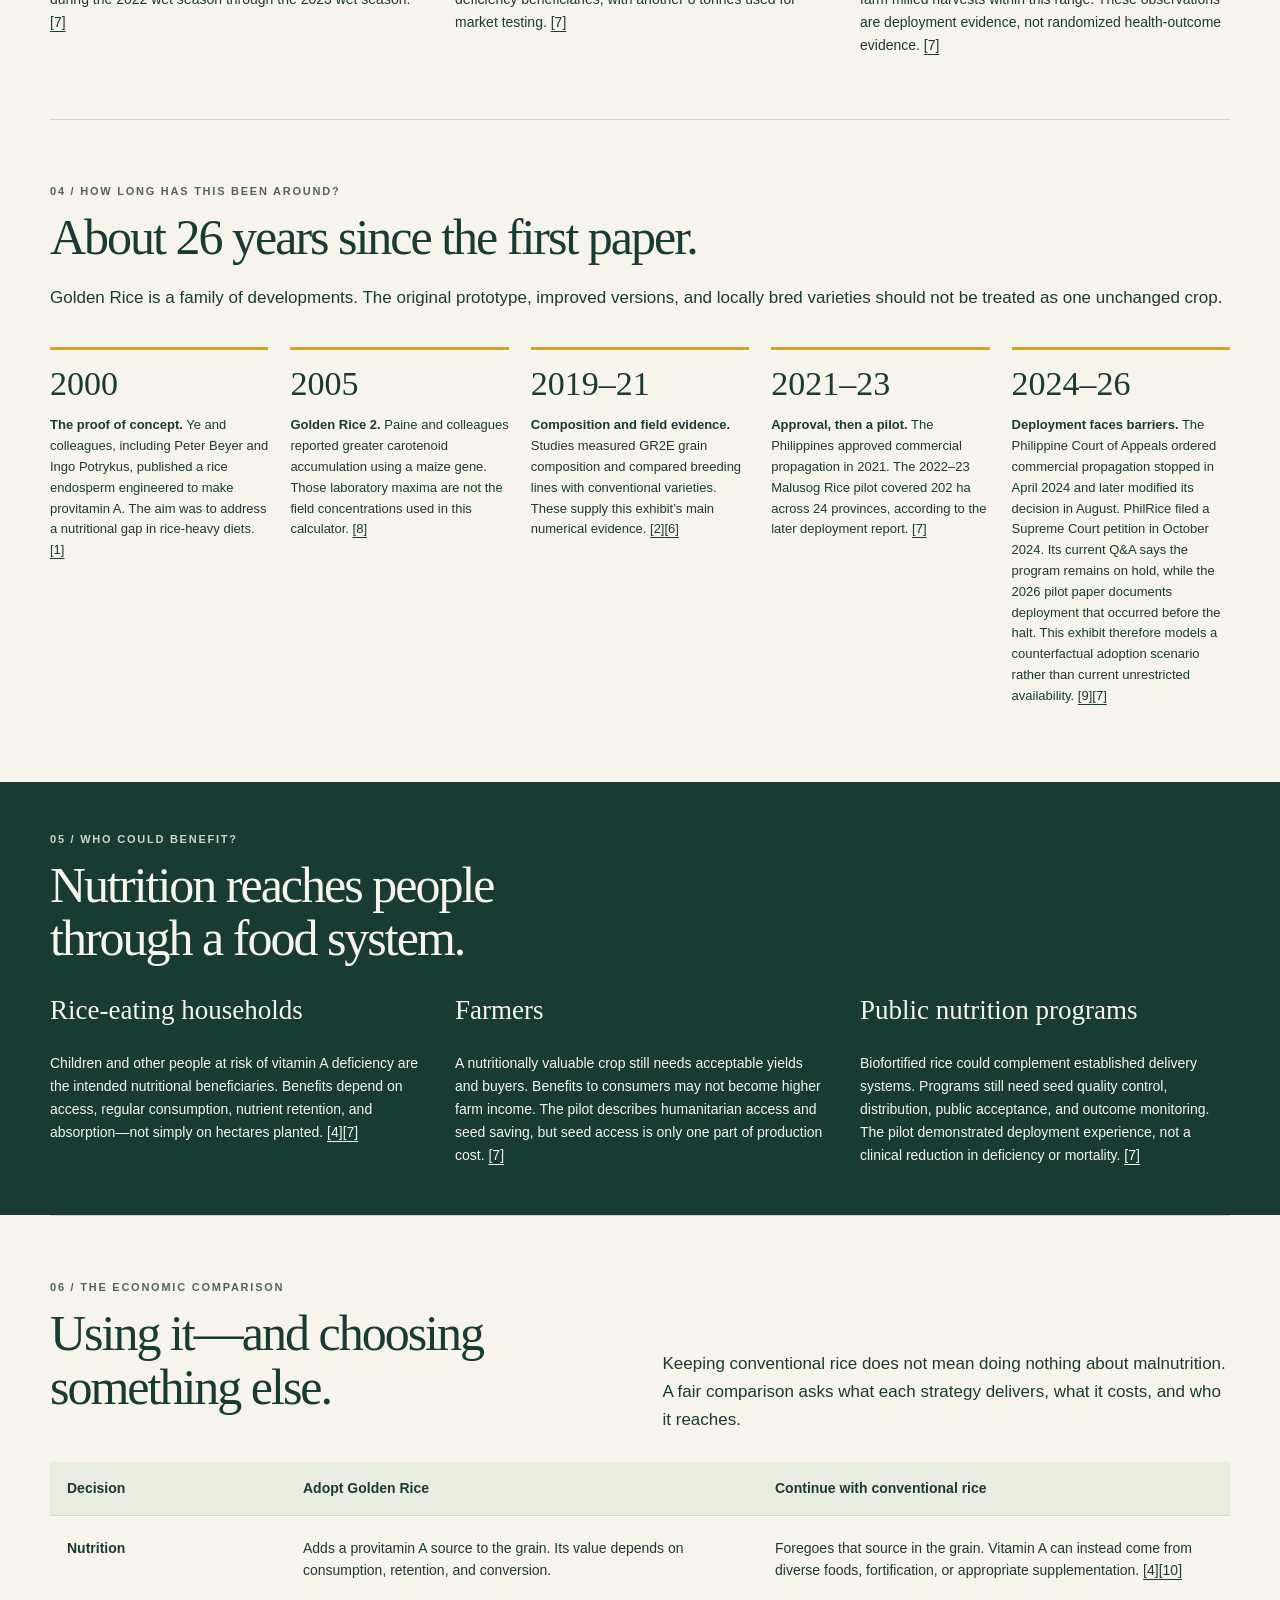
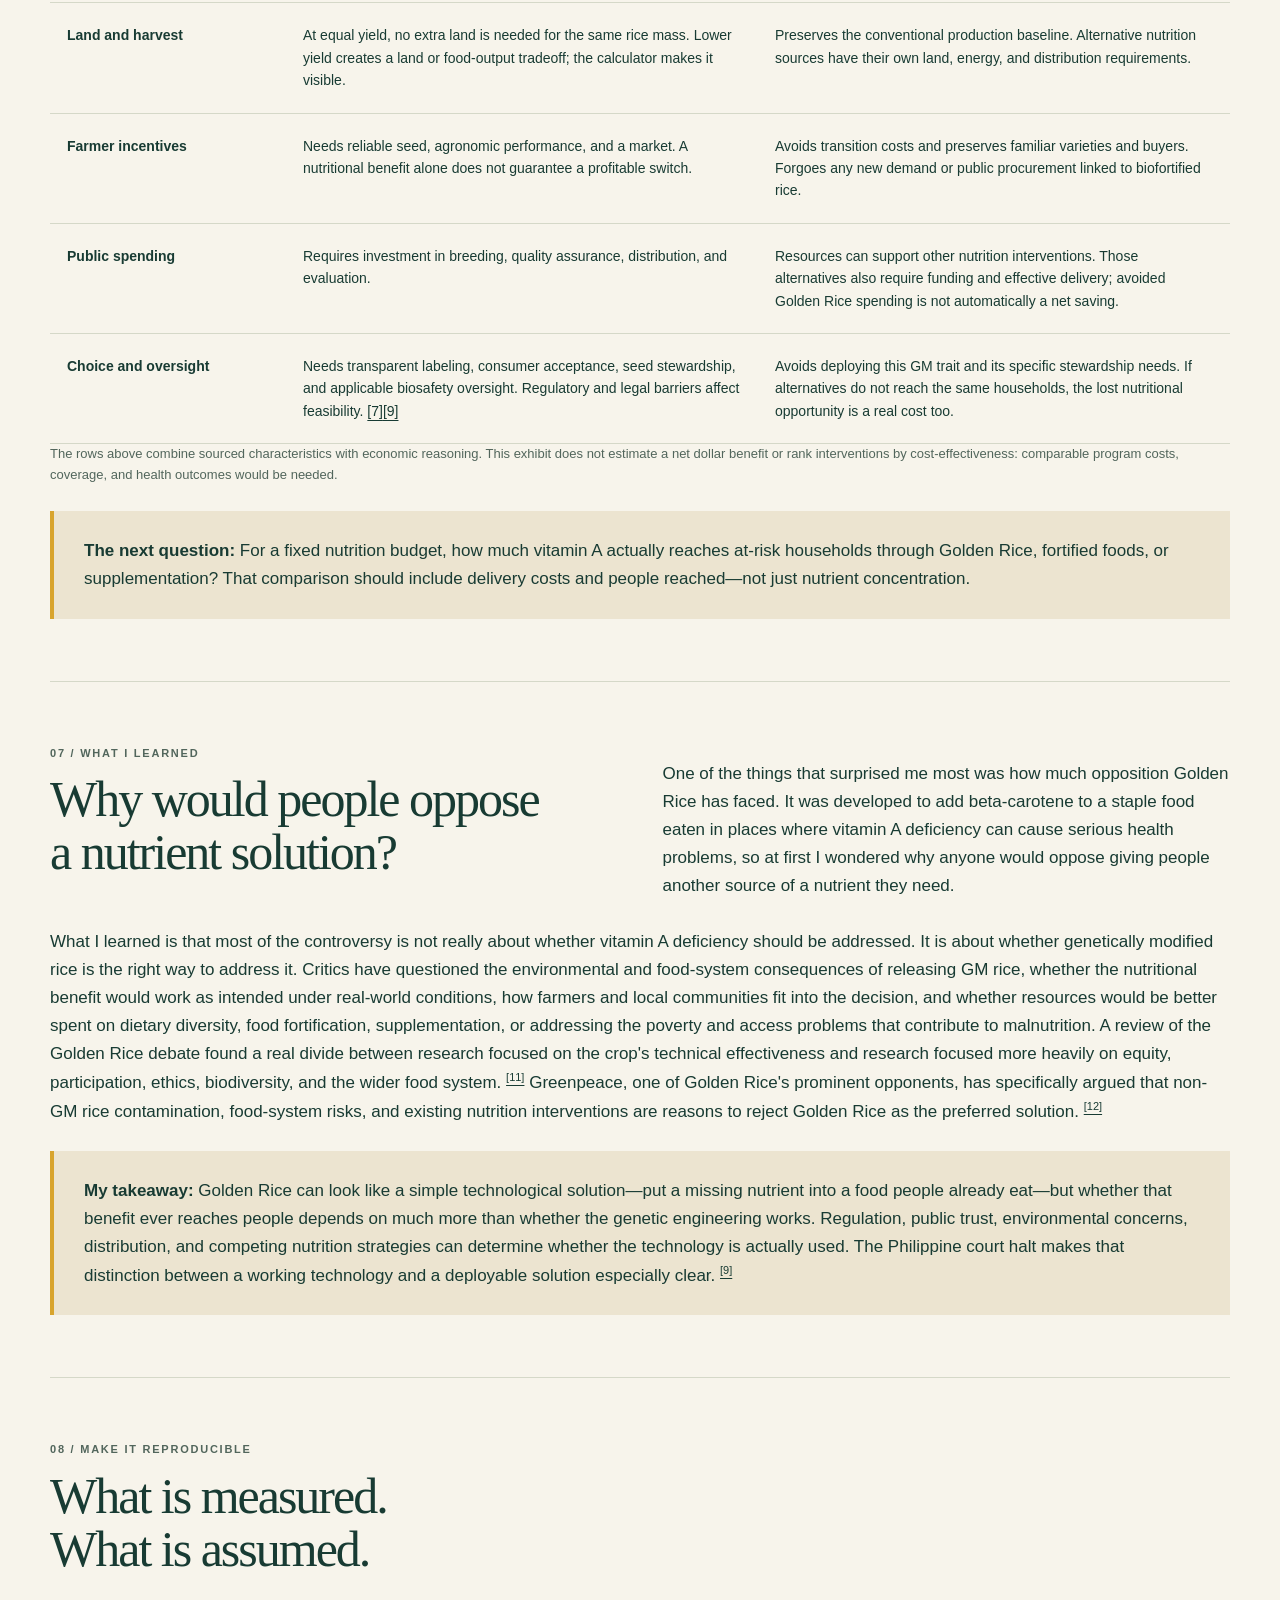
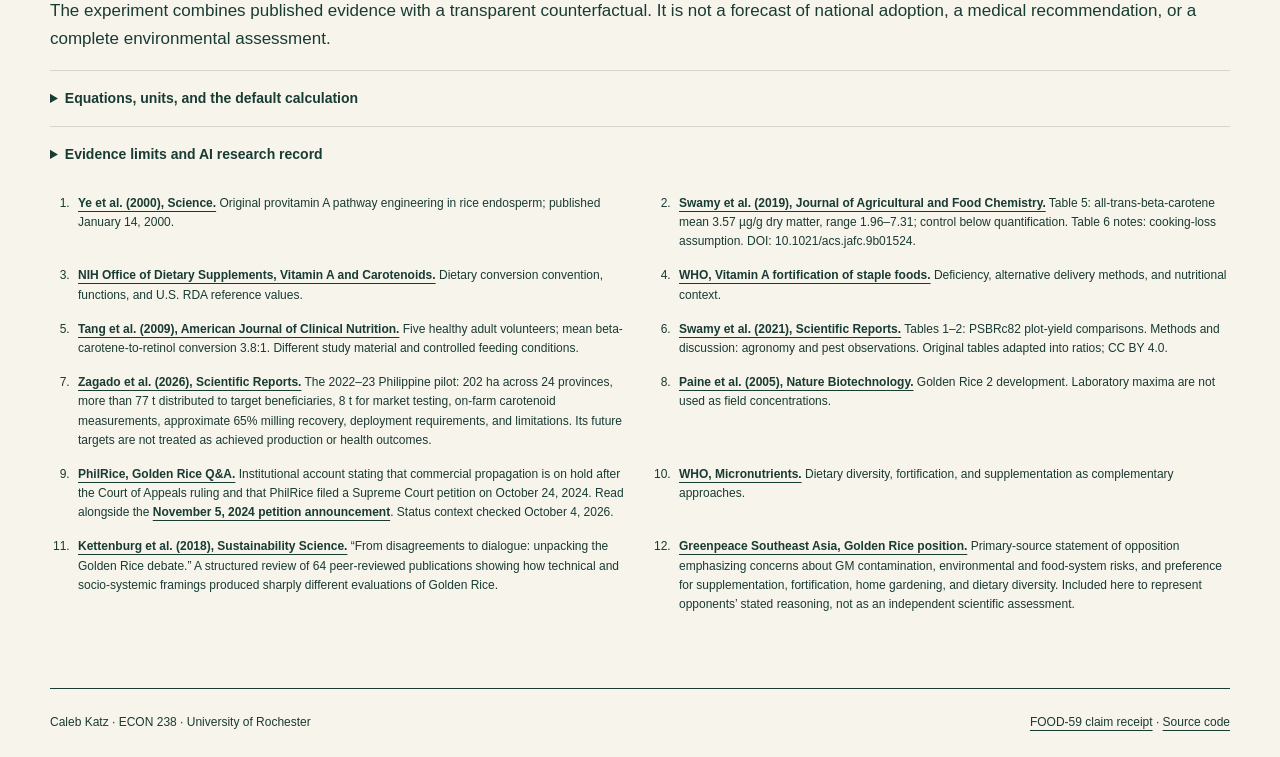
<file: homework-5/golden-rice/index.html>
<!doctype html>
<html lang="en">
<head>
<meta charset="utf-8"><meta name="viewport" content="width=device-width,initial-scale=1">
<title>Golden Rice: Same Land. More Nourishment? | Caleb Katz · ECON 238</title>
<meta name="description" content="Explore how Golden Rice could add vitamin A nutrition on existing farmland. A sourced, interactive comparison of yields, nutrient losses, history, and adoption tradeoffs.">
<meta property="og:title" content="Golden Rice: Same Land. More Nourishment?"><meta property="og:description" content="What changes when a rice crop produces beta-carotene? Explore the land, nutrition, and economic tradeoffs."><meta property="og:type" content="website">
<meta property="og:image" content="https://calebjkatz.github.io/econ238-portfolio/homework-5/golden-rice/cover.png">
<link rel="stylesheet" href="style.css">
<script src="model.js" defer></script><script src="app.js" defer></script>
</head>
<body>
<a class="skip" href="#main">Skip to exhibit</a>
<div class="wrap"><header class="masthead"><a href="../../">CALEB KATZ / ECON 238</a><span>SHOW ME · FOOD-59 · OCTOBER 2026</span></header>
<main id="main">
<section class="hero" aria-labelledby="title">
<div><p class="eyebrow">Golden Rice · A farming-system counterfactual</p><h1 id="title">Same land.<br><em>More nourishment?</em></h1>
<p class="lead">A harvest can provide enough calories and still leave a nutritional gap. Could changing the rice itself help close that gap—without expanding farmland?</p>
<p class="byline">An investigation by Caleb Katz<br>Philippines · GR2E Golden Rice in the PSBRc82 background</p></div>
<figure class="hero-art"><svg viewBox="0 0 470 390" role="img" aria-labelledby="art-title art-desc"><title id="art-title">Two rice fields, the same land area</title><desc id="art-desc">A conceptual comparison of conventional white rice and Golden Rice. The fields occupy equal areas; the nutritional trait changes the grain.</desc>
<defs><pattern id="rice-white" width="34" height="36" patternUnits="userSpaceOnUse"><ellipse cx="17" cy="18" rx="5" ry="12" fill="#fffef6" stroke="#9ca991" stroke-width=".8" transform="rotate(30 17 18)"/></pattern><pattern id="rice-gold" width="34" height="36" patternUnits="userSpaceOnUse"><ellipse cx="17" cy="18" rx="5" ry="12" fill="#dfae38" stroke="#9a7020" stroke-width=".8" transform="rotate(30 17 18)"/></pattern></defs>
<text x="0" y="24" font-family="Arial" font-size="12" letter-spacing="2" fill="#183b33">THE QUESTION IS IN THE GRAIN</text><rect x="0" y="58" width="215" height="230" rx="3" fill="url(#rice-white)"/><rect x="255" y="58" width="215" height="230" rx="3" fill="url(#rice-gold)"/><line x1="235" x2="235" y1="56" y2="290" stroke="#aab69f"/><text x="107" y="324" text-anchor="middle" font-family="Georgia" font-size="24" fill="#183b33">Conventional rice</text><text x="362" y="324" text-anchor="middle" font-family="Georgia" font-size="24" fill="#183b33">Golden Rice</text><text x="107" y="352" text-anchor="middle" font-family="Arial" font-size="12" fill="#52665c">A familiar staple</text><text x="362" y="352" text-anchor="middle" font-family="Arial" font-size="12" fill="#52665c">With provitamin A in the grain</text></svg>
<figcaption class="art-caption">Conceptual illustration. Equal field area does not guarantee equal yield.</figcaption></figure>
</section>
<nav class="nav" aria-label="Exhibit sections"><a href="#experiment">Try the comparison ↗</a><a href="#evidence">Check the yields</a><a href="#system">Farming-system scorecard</a><a href="#history">26-year history</a><a href="#tradeoffs">Using it / not using it</a><a href="#reflection">What I learned</a><a href="#sources">Sources & methods</a></nav>
<section class="intro" aria-label="Why Golden Rice"><p><strong>Why it was created.</strong> Ordinary polished rice provides little provitamin A. Golden Rice was engineered to make beta-carotene in its edible grain; the body can convert that pigment into vitamin A. The idea is to improve nutrition through a staple people already eat. <a class="source" href="#s1">[1]</a><a class="source" href="#s2">[2]</a></p><p><strong>Why it matters.</strong> Vitamin A supports vision and immune function. Deficiency can cause night blindness and increase children’s vulnerability to infection. The potential benefit is greatest where rice is a staple and access to diverse, vitamin-A-rich foods is limited. Golden Rice supplies one nutrient pathway; it does not solve malnutrition by itself. <a class="source" href="#s3">[3]</a><a class="source" href="#s4">[4]</a></p></section>

<section class="section" id="experiment" aria-labelledby="experiment-heading">
<div class="section-head"><div><p class="eyebrow">01 / Hold the land fixed</p><h2 id="experiment-heading">What changes on<br>100 hectares?</h2></div><p>Compare an all-conventional harvest with a harvest that includes Golden Rice. Change the assumptions and watch the rice output, nutritional contribution, and land tradeoff move together.</p></div>
<noscript><p class="noscript">The calculator requires JavaScript. At the default assumptions, both systems produce 260 tonnes of milled rice per harvest; Golden Rice supplies an estimated 479 g of retained beta-carotene across the harvest. A 100 g uncooked portion supplies about 15.4 µg of modeled vitamin A activity, or 5.1% of the selected daily reference. See the methods below.</p></noscript>
<div class="lab">
<div class="lab-top"><div><strong>A field-to-plate experiment</strong><p class="small">One harvest · 100 hectares · measured inputs + adjustable assumptions</p></div><button id="reset" class="button" type="button">Reset</button></div>
<div class="lab-body">
<form class="controls" id="main-controls" aria-label="Main model assumptions" onsubmit="return false">
<div class="control"><label for="adoption">Land planted with Golden Rice <output id="adoption-value" for="adoption">100%</output></label><input id="adoption" type="range" min="0" max="100" step="5" value="100"><small>0% = all conventional. This is planted area, not assumed consumer adoption.</small></div>
<div class="control"><label for="relativeYield">Golden Rice yield relative to conventional <output id="relativeYield-value" for="relativeYield">100%</output></label><input id="relativeYield" type="range" min="60" max="120" step="0.1" value="100"><small>100% means equal yield. Try 80% to test a yield penalty. <a href="#evidence">See all five field comparisons.</a></small></div>
<div class="control"><label for="storage">Beta-carotene retained during storage <output id="storage-value" for="storage">75%</output></label><input id="storage" type="range" min="0" max="100" step="5" value="75"><small>Illustrative retention fraction—not a prediction for a specific number of months.</small></div>
<div class="control"><label for="conversion">Conversion into vitamin A</label><select id="conversion"><option value="12">12:1 · standard dietary accounting</option><option value="3.8">3.8:1 · small adult study scenario</option></select><small>Micrograms of beta-carotene per microgram of vitamin A activity. The 3.8:1 finding came from five healthy adults fed rice with butter; it is not a validated estimate for deficient children. <a href="#s3">[3]</a><a href="#s5">[5]</a></small></div>
</form>
<div class="results"><div class="result-title"><h3>Same land, one harvest</h3><span class="pill model">Modeled</span></div><div class="legend"><span><i class="dot gray"></i>Conventional rice</span><span><i class="dot gold"></i>Golden Rice</span></div>
<figure class="figure"><svg class="chart" id="harvest-chart" viewBox="0 0 620 152" role="img" aria-label="Milled rice production comparison"></svg><figcaption class="small comparison-caption">Milled rice mass, before cooking. Both scenarios occupy 100 ha. One hectare is 10,000 m².</figcaption></figure>
<div class="metric-grid" aria-live="polite" aria-atomic="true"><div class="metric"><strong id="rice-result">260 t</strong><span>Total milled rice</span><span class="small" id="rice-change">Same output as conventional</span></div><div class="metric gold"><strong id="beta-result">479 g</strong><span>Beta-carotene retained across the harvest</span><span class="small">After the selected storage and cooking losses</span></div><div class="metric gold"><strong id="portion-result">15.4 µg</strong><span>Modeled vitamin A activity per <span id="portion-label" style="display:inline">100 g</span> uncooked rice</span><span class="small" id="portion-percent">5.1% of a 300 µg daily reference</span></div><div class="metric"><strong id="land-result">100.0 ha</strong><span>Land needed to match the conventional harvest</span><span class="small">If the same planting mix were scaled up or down</span></div><div class="metric"><strong id="fieldwork-result">1.00×</strong><span>Area-scaled field operations to match the conventional harvest</span><span class="small">Assumes tillage, fuel, water, fertilizer, and crop-protection effort per hectare stay unchanged</span></div></div>
<p class="callout" id="takeaway">With equal yields, the same area can produce the same rice mass plus additional beta-carotene. The amount that reaches the plate depends on retention and conversion.</p>
<p class="rule-note">The serving result assumes rice is eaten in the same mass proportions as the mixed harvest. It counts only beta-carotene from the rice—not vitamin A from the rest of a person’s diet. <strong>This is a nutrient-supply calculation, not a count of people cured or deaths prevented.</strong></p>
</div></div>
<div class="lab-details"><details class="detail"><summary>Change the remaining assumptions</summary><div class="detail-body extra-controls">
<div class="control"><label for="yield">Conventional paddy yield <output id="yield-value" for="yield">4.0 t/ha</output></label><input id="yield" type="range" min="2" max="8" step="0.1" value="4"><small>Illustrative baseline, not a measured PSBRc82 treatment mean.</small></div>
<div class="control"><label for="concentration">Beta-carotene in dry milled grain <output id="concentration-value" for="concentration">3.57 µg/g</output></label><input id="concentration" type="range" min="1.96" max="7.31" step="0.01" value="3.57"><small>Measured mean and sample range from the 2019 GR2E study. This range is not a confidence interval. <a href="#s2">[2]</a></small></div>
<div class="control"><label for="cooking">Retained during cooking <output id="cooking-value" for="cooking">80%</output></label><input id="cooking" type="range" min="0" max="100" step="5" value="80"><small>80% follows the 2019 paper’s assumption, based on unpublished IRRI data; it is adjustable, not a universal measured value. <a href="#s2">[2]</a></small></div>
<div class="control"><label for="portion">Uncooked rice per serving <output id="portion-value" for="portion">100 g</output></label><input id="portion" type="range" min="25" max="250" step="5" value="100"><small>Illustrative portion. Water added during cooking changes weight, not the starting nutrient mass.</small></div>
<div class="control"><label for="reference">Daily nutrition reference</label><select id="reference"><option value="300">300 µg · U.S. RDA, ages 1–3</option><option value="400">400 µg · U.S. RDA, ages 4–8</option><option value="700">700 µg · adult women</option><option value="900">900 µg · adult men</option></select><small>A transparent comparison benchmark, not a dietary recommendation or a Philippine population average. <a href="#s3">[3]</a></small></div>
</div><p class="model-notes">Fixed assumptions: 65% milling recovery and 14% moisture in uncooked milled rice. Milling recovery is supported as an approximate value by the pilot report; using it for both systems and holding milled-rice moisture at 14% are modeling assumptions. No additional food waste or unequal household distribution is included. <a href="#s7">[7]</a></p></details>
<details class="detail"><summary>Follow the beta-carotene from harvest to plate</summary><div class="detail-body"><svg class="chart" id="retention-chart" viewBox="0 0 880 210" role="img" aria-label="Beta-carotene retained at three stages"></svg><p class="small">The starting concentration comes from milled-grain lab measurements, not fresh paddy. Storage loss is applied as an explicit scenario. Other provitamin A carotenoids are excluded to keep this calculation specific and traceable.</p></div></details>
<div class="actions"><button type="button" id="download" class="button">Download this scenario (CSV)</button><button type="button" id="share" class="button">Copy a link to these settings</button><a class="small" href="data/parameters.json">Parameter sources (JSON)</a></div><p class="status" id="status" role="status"></p>
</div></div>
</section>

<section class="section" id="evidence" aria-labelledby="evidence-heading"><div class="section-head"><div><p class="eyebrow">02 / Check the assumption</p><h2 id="evidence-heading">Equal yield is a scenario.<br>What did trials show?</h2></div><p>These five published comparisons used GR2E breeding lines in the PSBRc82 background and conventional PSBRc82. Four yield differences were not statistically significant; one was lower for Golden Rice. None demonstrates a universal yield premium. <a class="source" href="#s6">[6]</a></p></div>
<figure><svg class="chart" id="trial-chart" viewBox="0 0 1080 370" role="img" aria-label="Five field comparisons of Golden Rice relative yield"></svg><figcaption class="small">Ratios calculated from reported mean plot yields, Swamy et al. (2021), Tables 1–2. Dashed line = conventional yield (100%). Wet and dry refer to cropping seasons. These are breeding-line comparisons, not a national farm survey or a pooled causal estimate. Absence of statistical significance does not establish exact equality.</figcaption></figure>
<details class="detail"><summary>Inspect the original numbers and try a trial ratio</summary><div class="detail-body table-scroll"><table><caption>Reported plot yields (g), with derived ratios</caption><thead><tr><th>Trial</th><th>GR2E</th><th>Conventional</th><th>GR2E / control</th><th>Reported p</th><th>Calculator</th></tr></thead><tbody id="trial-table"></tbody></table></div><p class="small">Plot masses are not converted into national yield estimates. Trial ratios can be applied to the hypothetical farm as a sensitivity test. The carotenoid concentration comes from a separate study; this is not a reconstruction of an individual experimental plot. <a href="data/trials.csv">Download all five comparisons.</a></p></details>
<details class="detail"><summary>What about pesticides, tillage, fuel, water, and fertilizer?</summary><div class="detail-body"><p class="small">GR2E changes carotenoid production. It does not introduce an insect-killing or herbicide-tolerance trait. The field study used standard agronomic practices and need-based crop protection; it reported no difference in pest or disease pressure between the tested materials. <a href="#s6">[6]</a></p><div class="table-scroll"><table><thead><tr><th>Assignment dimension</th><th>What this exhibit can support</th></tr></thead><tbody><tr><td>Pesticides and substitute controls</td><td>No pesticide reduction is credited. Conventional rice still uses locally appropriate pest control; Golden Rice does not replace that function.</td></tr><tr><td>Tillage, fuel, water, fertilizer</td><td>No matched, quantitative input-use dataset is used here. Per-hectare practices are held unchanged as an assumption, not a measured finding of zero difference.</td></tr><tr><td>Land use</td><td>Calculated explicitly from relative yield. A yield penalty requires more land to preserve rice output; nutrient enrichment alone does not prove land sparing.</td></tr><tr><td>Food output</td><td>The calculator tracks milled rice mass, not a directly measured calorie balance or full life-cycle assessment.</td></tr></tbody></table></div></div></details>
</section>

<section class="section" id="system" aria-labelledby="system-heading">
<div class="section-head"><div><p class="eyebrow">03 / Reconstruct the farming system</p><h2 id="system-heading">What changes because of<br>this GM trait—and what does not?</h2></div><p>FOOD-59 asks for a with-versus-without counterfactual across yield, pesticide use, tillage, fuel, land use, and substitute controls. Golden Rice is unusual because its engineered trait is nutritional, not insecticidal or herbicide-tolerant. That makes several “no direct change” findings economically important rather than missing data.</p></div>
<div class="table-scroll"><table><caption>Golden Rice farming-system counterfactual</caption><thead><tr><th>Dimension</th><th>With GR2E Golden Rice</th><th>Without the GR2E trait</th><th>What the exhibit does</th></tr></thead><tbody>
<tr><td>Yield / food output</td><td>The five PSBRc82 breeding-line comparisons range from 80.4% to 103.2% of the conventional control; four reported differences were not statistically significant and one was lower. <a href="#s6">[6]</a></td><td>Conventional PSBRc82 is the 100% production baseline.</td><td>The yield slider can use any trial ratio instead of assuming a yield gain.</td></tr>
<tr><td>Pesticide use</td><td>No pesticide saving is credited. GR2E makes beta-carotene; it does not make an insecticide or confer herbicide tolerance. The field study reported no meaningful difference in pest or disease pressure among the tested materials. <a href="#s6">[6]</a></td><td>Uses locally appropriate crop protection under the same pest-pressure assumption.</td><td>Per-hectare crop-protection effort is held equal.</td></tr>
<tr><td>Tillage</td><td>No trait-specific tillage change is identified in the matched agronomic evidence.</td><td>Same assumed field preparation per hectare.</td><td>Per-hectare tillage is held equal; total fieldwork changes only if more or less land is needed.</td></tr>
<tr><td>Fuel and other field inputs</td><td>No measured GR2E-specific fuel, irrigation, or fertilizer saving is claimed.</td><td>Same assumed per-hectare operations and inputs.</td><td>The “field operations” index scales with the land required to preserve the conventional rice harvest. It is an area index, not measured liters of fuel or kilograms of fertilizer.</td></tr>
<tr><td>Land use</td><td>Equal yield means no land change. A yield penalty requires proportionally more land to preserve rice output; a yield advantage would require less.</td><td>100 hectares is the baseline scenario.</td><td>Calculated explicitly as A ÷ (1 − f + f × r).</td></tr>
<tr><td>Substitute controls</td><td>Golden Rice does not replace weed, insect, or disease controls. Its substitute is nutritional: it can complement dietary diversity, fortification, and supplementation. <a href="#s4">[4]</a><a href="#s10">[10]</a></td><td>Crop protection remains the same; vitamin A must come from other foods or nutrition programs.</td><td>Keeps pest control separate from the nutrition intervention so a nutritional GMO is not treated like Bt or herbicide-tolerant crops.</td></tr>
</tbody></table></div>
<div class="next-question"><p><strong>How to read the new field-operations number:</strong> 1.00× means the same cropped area as the conventional baseline. If a chosen yield ratio requires 125 ha to produce the same rice mass, the index becomes 1.25×. That is a transparent scaling assumption for field activity—not evidence that every input literally rises by exactly 25%.</p></div>
<h3 style="margin-top:36px">What real deployment looked like before the court halt</h3>
<div class="people"><article><h3>202 hectares</h3><p>Malusog Rice was cultivated across 24 Philippine provinces during the 2022 wet season through the 2023 wet season. <a href="#s7">[7]</a></p></article><article><h3>77+ tonnes</h3><p>More than 77 tonnes were distributed to target vitamin-A-deficiency beneficiaries, with another 8 tonnes used for market testing. <a href="#s7">[7]</a></p></article><article><h3>3.45–5.45 µg/g</h3><p>The pilot reported average carotenoid concentrations in on-farm milled harvests within this range. These observations are deployment evidence, not randomized health-outcome evidence. <a href="#s7">[7]</a></p></article></div>
</section>

<section class="section" id="history" aria-labelledby="history-heading"><p class="eyebrow">04 / How long has this been around?</p><h2 id="history-heading">About 26 years since the first paper.</h2><p>Golden Rice is a family of developments. The original prototype, improved versions, and locally bred varieties should not be treated as one unchanged crop.</p><div class="history">
<article><b>2000</b><p><strong>The proof of concept.</strong> Ye and colleagues, including Peter Beyer and Ingo Potrykus, published a rice endosperm engineered to make provitamin A. The aim was to address a nutritional gap in rice-heavy diets. <a href="#s1">[1]</a></p></article>
<article><b>2005</b><p><strong>Golden Rice 2.</strong> Paine and colleagues reported greater carotenoid accumulation using a maize gene. Those laboratory maxima are not the field concentrations used in this calculator. <a href="#s8">[8]</a></p></article>
<article><b>2019–21</b><p><strong>Composition and field evidence.</strong> Studies measured GR2E grain composition and compared breeding lines with conventional varieties. These supply this exhibit’s main numerical evidence. <a href="#s2">[2]</a><a href="#s6">[6]</a></p></article>
<article><b>2021–23</b><p><strong>Approval, then a pilot.</strong> The Philippines approved commercial propagation in 2021. The 2022–23 Malusog Rice pilot covered 202 ha across 24 provinces, according to the later deployment report. <a href="#s7">[7]</a></p></article>
<article><b>2024–26</b><p><strong>Deployment faces barriers.</strong> The Philippine Court of Appeals ordered commercial propagation stopped in April 2024 and later modified its decision in August. PhilRice filed a Supreme Court petition in October 2024. Its current Q&amp;A says the program remains on hold, while the 2026 pilot paper documents deployment that occurred before the halt. This exhibit therefore models a counterfactual adoption scenario rather than current unrestricted availability. <a href="#s9">[9]</a><a href="#s7">[7]</a></p></article>
</div></section>
</main></div>
<section class="band" id="beneficiaries"><div class="wrap"><p class="eyebrow">05 / Who could benefit?</p><h2>Nutrition reaches people<br>through a food system.</h2><div class="people"><article><h3>Rice-eating households</h3><p>Children and other people at risk of vitamin A deficiency are the intended nutritional beneficiaries. Benefits depend on access, regular consumption, nutrient retention, and absorption—not simply on hectares planted. <a href="#s4">[4]</a><a href="#s7">[7]</a></p></article><article><h3>Farmers</h3><p>A nutritionally valuable crop still needs acceptable yields and buyers. Benefits to consumers may not become higher farm income. The pilot describes humanitarian access and seed saving, but seed access is only one part of production cost. <a href="#s7">[7]</a></p></article><article><h3>Public nutrition programs</h3><p>Biofortified rice could complement established delivery systems. Programs still need seed quality control, distribution, public acceptance, and outcome monitoring. The pilot demonstrated deployment experience, not a clinical reduction in deficiency or mortality. <a href="#s7">[7]</a></p></article></div></div></section>
<div class="wrap"><section class="section" id="tradeoffs"><div class="section-head"><div><p class="eyebrow">06 / The economic comparison</p><h2>Using it—and choosing<br>something else.</h2></div><p>Keeping conventional rice does not mean doing nothing about malnutrition. A fair comparison asks what each strategy delivers, what it costs, and who it reaches.</p></div>
<div class="table-scroll"><table class="tradeoffs"><caption class="visually-hidden">Tradeoffs of Golden Rice adoption versus conventional rice with other nutrition strategies</caption><thead><tr><th>Decision</th><th>Adopt Golden Rice</th><th>Continue with conventional rice</th></tr></thead><tbody>
<tr><td>Nutrition</td><td>Adds a provitamin A source to the grain. Its value depends on consumption, retention, and conversion.</td><td>Foregoes that source in the grain. Vitamin A can instead come from diverse foods, fortification, or appropriate supplementation. <a href="#s4">[4]</a><a href="#s10">[10]</a></td></tr>
<tr><td>Land and harvest</td><td>At equal yield, no extra land is needed for the same rice mass. Lower yield creates a land or food-output tradeoff; the calculator makes it visible.</td><td>Preserves the conventional production baseline. Alternative nutrition sources have their own land, energy, and distribution requirements.</td></tr>
<tr><td>Farmer incentives</td><td>Needs reliable seed, agronomic performance, and a market. A nutritional benefit alone does not guarantee a profitable switch.</td><td>Avoids transition costs and preserves familiar varieties and buyers. Forgoes any new demand or public procurement linked to biofortified rice.</td></tr>
<tr><td>Public spending</td><td>Requires investment in breeding, quality assurance, distribution, and evaluation.</td><td>Resources can support other nutrition interventions. Those alternatives also require funding and effective delivery; avoided Golden Rice spending is not automatically a net saving.</td></tr>
<tr><td>Choice and oversight</td><td>Needs transparent labeling, consumer acceptance, seed stewardship, and applicable biosafety oversight. Regulatory and legal barriers affect feasibility. <a href="#s7">[7]</a><a href="#s9">[9]</a></td><td>Avoids deploying this GM trait and its specific stewardship needs. If alternatives do not reach the same households, the lost nutritional opportunity is a real cost too.</td></tr>
</tbody></table></div>
<p class="small">The rows above combine sourced characteristics with economic reasoning. This exhibit does not estimate a net dollar benefit or rank interventions by cost-effectiveness: comparable program costs, coverage, and health outcomes would be needed.</p>
<div class="next-question"><p><strong>The next question:</strong> For a fixed nutrition budget, how much vitamin A actually reaches at-risk households through Golden Rice, fortified foods, or supplementation? That comparison should include delivery costs and people reached—not just nutrient concentration.</p></div>
</section>

<section class="section" id="reflection" aria-labelledby="reflection-heading">
<div class="section-head"><div><p class="eyebrow">07 / What I learned</p><h2 id="reflection-heading">Why would people oppose<br>a nutrient solution?</h2></div><p>One of the things that surprised me most was how much opposition Golden Rice has faced. It was developed to add beta-carotene to a staple food eaten in places where vitamin A deficiency can cause serious health problems, so at first I wondered why anyone would oppose giving people another source of a nutrient they need.</p></div>
<p>What I learned is that most of the controversy is not really about whether vitamin A deficiency should be addressed. It is about whether genetically modified rice is the right way to address it. Critics have questioned the environmental and food-system consequences of releasing GM rice, whether the nutritional benefit would work as intended under real-world conditions, how farmers and local communities fit into the decision, and whether resources would be better spent on dietary diversity, food fortification, supplementation, or addressing the poverty and access problems that contribute to malnutrition. A review of the Golden Rice debate found a real divide between research focused on the crop's technical effectiveness and research focused more heavily on equity, participation, ethics, biodiversity, and the wider food system. <a class="source" href="#s11">[11]</a> Greenpeace, one of Golden Rice's prominent opponents, has specifically argued that non-GM rice contamination, food-system risks, and existing nutrition interventions are reasons to reject Golden Rice as the preferred solution. <a class="source" href="#s12">[12]</a></p>
<div class="next-question"><p><strong>My takeaway:</strong> Golden Rice can look like a simple technological solution—put a missing nutrient into a food people already eat—but whether that benefit ever reaches people depends on much more than whether the genetic engineering works. Regulation, public trust, environmental concerns, distribution, and competing nutrition strategies can determine whether the technology is actually used. The Philippine court halt makes that distinction between a working technology and a deployable solution especially clear. <a class="source" href="#s9">[9]</a></p></div>
</section>

<section class="section" id="sources"><p class="eyebrow">08 / Make it reproducible</p><h2>What is measured.<br>What is assumed.</h2>
<p>The experiment combines published evidence with a transparent counterfactual. It is not a forecast of national adoption, a medical recommendation, or a complete environmental assessment.</p>
<details class="detail methods"><summary>Equations, units, and the default calculation</summary><div class="detail-body">
<p><strong>Notation:</strong> A = area (ha); Y = conventional paddy yield (t/ha/harvest); f = fraction planted with Golden Rice; r = its yield relative to conventional; m = milling recovery; d = milled-rice dry-matter fraction; C = beta-carotene concentration (µg/g dry matter); s and c = fractions retained after storage and cooking; k = beta-carotene-to-vitamin-A conversion factor.</p>
<div class="formula">Conventional baseline rice = A × Y × m<br>Golden Rice in the mixed harvest = A × f × Y × r × m<br>Conventional rice in the mixed harvest = A × (1 − f) × Y × m<br>Land to match baseline rice output = A ÷ (1 − f + f × r)<br>Area-scaled field-operations index = matched land ÷ A</div>
<div class="formula">Retained beta-carotene (g) = Golden Rice (t) × d × C × s × c<br>Modeled vitamin A activity (g) = retained beta-carotene (g) ÷ k</div>
<p>The tonne-to-gram and microgram-to-gram factors cancel in the beta-carotene equation. For a serving: multiply its uncooked mass (g) by the Golden Rice mass share of the harvest, d, C, s, and c, then divide by k. The result is micrograms of modeled vitamin A activity.</p>
<p><strong>Defaults:</strong> 100 ha × 4 t paddy/ha × 0.65 milling recovery = 260 t milled rice. At 100% adoption and equal yield, 260 × 0.86 × 3.57 = 798.252 g beta-carotene before modeled storage and cooking; multiplying by 0.75 and 0.80 leaves 478.9512 g. At 12:1, that is 39.9126 g modeled vitamin A activity across the harvest. A 100 g uncooked serving contributes 15.351 µg, or 5.117% of the selected 300 µg reference.</p>
<p><strong>Moisture matters:</strong> Table 5 of the composition paper reports concentration on a dry basis. This exhibit applies an explicit 86% dry-matter factor to uncooked rice mass. The 14% milled-rice moisture assumption is not a measured value from that table. Changing it requires editing <code>model.js</code>. Milling recovery is held equal for the two systems.</p>
<p><strong>Conventional control:</strong> The relevant carotenoids were below the analytical limit of quantification in the 2019 control. Their modeled contribution is set to zero; this does not mean ordinary rice has no calories or other nutrients. No infinite “times more nutritious” claim is made.</p>
<p><strong>Conversion matters:</strong> 12:1 follows standard dietary beta-carotene accounting in µg retinol activity equivalents (RAE). The optional 3.8:1 value is an empirical sensitivity scenario from a small adult study; its output is labeled modeled vitamin A activity. It must not be interpreted as a validated child-specific conversion rate. The calculator does not use the retracted 2012 child feeding study.</p>
<p><strong>Scope:</strong> Nutrient concentration, field yield ratios, and milling recovery come from different studies. No correlation between yield and concentration is assumed. Storage and cooking sliders represent multiplicative retention fractions, not validated time-temperature models. The field-operations index assumes per-hectare tillage, fuel, irrigation, fertilizer, and crop-protection effort are unchanged and scales only with matched land area; it is not a measured input-use estimate. Other provitamin A carotenoids, additional food loss, unequal access, other dietary sources, and health responses are outside this model.</p>
<p><a href="data/parameters.json">Download parameter definitions and sources</a> · <a href="data/trials.csv">Download yield data</a> · <a href="model.js">Read the calculation code</a></p>
</div></details>
<details class="detail methods"><summary>Evidence limits and AI research record</summary><div class="detail-body"><p><strong>Evidence limits.</strong> The composition and agronomic studies include researchers from the institutions developing Golden Rice. The 2026 paper documents the deploying program’s pilot; its acceptability and yield observations should not be treated as independent randomized evidence of health effects. The study tables are used directly, including the unfavorable yield comparison. A yield difference in breeding lines is not automatically a causal effect of the inserted trait or the performance of a final released variety.</p>
<p><strong>How AI was used.</strong> ChatGPT assisted with literature discovery, extraction of published tables, model design, coding, and explanation. The investigation was refined to focus on nutrition from existing farmland, with a plain-language account of malnutrition, history, beneficiaries, and adoption tradeoffs. Numerical inputs were checked against the full-text tables; tests cover mass balance, moisture conversion, zero adoption, loss assumptions, and land requirements. This disclosure does not imply that the student has independently verified every result.</p>
<p><strong>Changes made while checking the work.</strong> An initial equal-yield comparison was expanded to show all five PSBRc82 comparisons. Dry-basis concentration was separated from uncooked rice mass. A standard 12:1 conversion was retained as the default, with the small adult trial shown as a sensitivity case. The FOOD-59 farming-system dimensions were then made explicit, with tillage and fuel represented only through an area-scaled field-operations index rather than invented input savings. No claimed pesticide savings, projected deployment targets, or nutrient totals were converted into observed health benefits.</p></div></details>
<ol class="sources">
<li id="s1"><a href="https://doi.org/10.1126/science.287.5451.303">Ye et al. (2000), Science.</a> Original provitamin A pathway engineering in rice endosperm; published January 14, 2000.</li>
<li id="s2"><a href="https://pmc.ncbi.nlm.nih.gov/articles/PMC6646955/">Swamy et al. (2019), Journal of Agricultural and Food Chemistry.</a> Table 5: all-trans-beta-carotene mean 3.57 µg/g dry matter, range 1.96–7.31; control below quantification. Table 6 notes: cooking-loss assumption. DOI: 10.1021/acs.jafc.9b01524.</li>
<li id="s3"><a href="https://ods.od.nih.gov/factsheets/VitaminA-HealthProfessional/">NIH Office of Dietary Supplements, Vitamin A and Carotenoids.</a> Dietary conversion convention, functions, and U.S. RDA reference values.</li>
<li id="s4"><a href="https://www.who.int/tools/elena/interventions/vitamina-fortification">WHO, Vitamin A fortification of staple foods.</a> Deficiency, alternative delivery methods, and nutritional context.</li>
<li id="s5"><a href="https://doi.org/10.3945/ajcn.2008.27119">Tang et al. (2009), American Journal of Clinical Nutrition.</a> Five healthy adult volunteers; mean beta-carotene-to-retinol conversion 3.8:1. Different study material and controlled feeding conditions.</li>
<li id="s6"><a href="https://www.nature.com/articles/s41598-021-82001-0">Swamy et al. (2021), Scientific Reports.</a> Tables 1–2: PSBRc82 plot-yield comparisons. Methods and discussion: agronomy and pest observations. Original tables adapted into ratios; CC BY 4.0.</li>
<li id="s7"><a href="https://www.nature.com/articles/s41598-026-48565-5">Zagado et al. (2026), Scientific Reports.</a> The 2022–23 Philippine pilot: 202 ha across 24 provinces, more than 77 t distributed to target beneficiaries, 8 t for market testing, on-farm carotenoid measurements, approximate 65% milling recovery, deployment requirements, and limitations. Its future targets are not treated as achieved production or health outcomes.</li>
<li id="s8"><a href="https://doi.org/10.1038/nbt1082">Paine et al. (2005), Nature Biotechnology.</a> Golden Rice 2 development. Laboratory maxima are not used as field concentrations.</li>
<li id="s9"><a href="https://www.philrice.gov.ph/golden-rice/qa/">PhilRice, Golden Rice Q&amp;A.</a> Institutional account stating that commercial propagation is on hold after the Court of Appeals ruling and that PhilRice filed a Supreme Court petition on October 24, 2024. Read alongside the <a href="https://www.philrice.gov.ph/philrice-seeks-reconsideration-of-ca-ruling-on-malusog-rice/">November 5, 2024 petition announcement</a>. Status context checked October 4, 2026.</li>
<li id="s10"><a href="https://www.who.int/health-topics/micronutrients">WHO, Micronutrients.</a> Dietary diversity, fortification, and supplementation as complementary approaches.</li>
<li id="s11"><a href="https://pmc.ncbi.nlm.nih.gov/articles/PMC6132390/">Kettenburg et al. (2018), Sustainability Science.</a> “From disagreements to dialogue: unpacking the Golden Rice debate.” A structured review of 64 peer-reviewed publications showing how technical and socio-systemic framings produced sharply different evaluations of Golden Rice.</li>
<li id="s12"><a href="https://www.greenpeace.org/southeastasia/publication/1073/golden-rice/">Greenpeace Southeast Asia, Golden Rice position.</a> Primary-source statement of opposition emphasizing concerns about GM contamination, environmental and food-system risks, and preference for supplementation, fortification, home gardening, and dietary diversity. Included here to represent opponents’ stated reasoning, not as an independent scientific assessment.</li>
</ol>
</section><footer class="footer"><span>Caleb Katz · ECON 238 · University of Rochester</span><span><a href="https://github.com/RochesterRizzo/Rizzo-Hours/issues/84">FOOD-59 claim receipt</a> · <a href="https://github.com/calebjkatz/econ238-portfolio/tree/main/homework-5/golden-rice">Source code</a></span></footer></div>
</body></html>
</file>
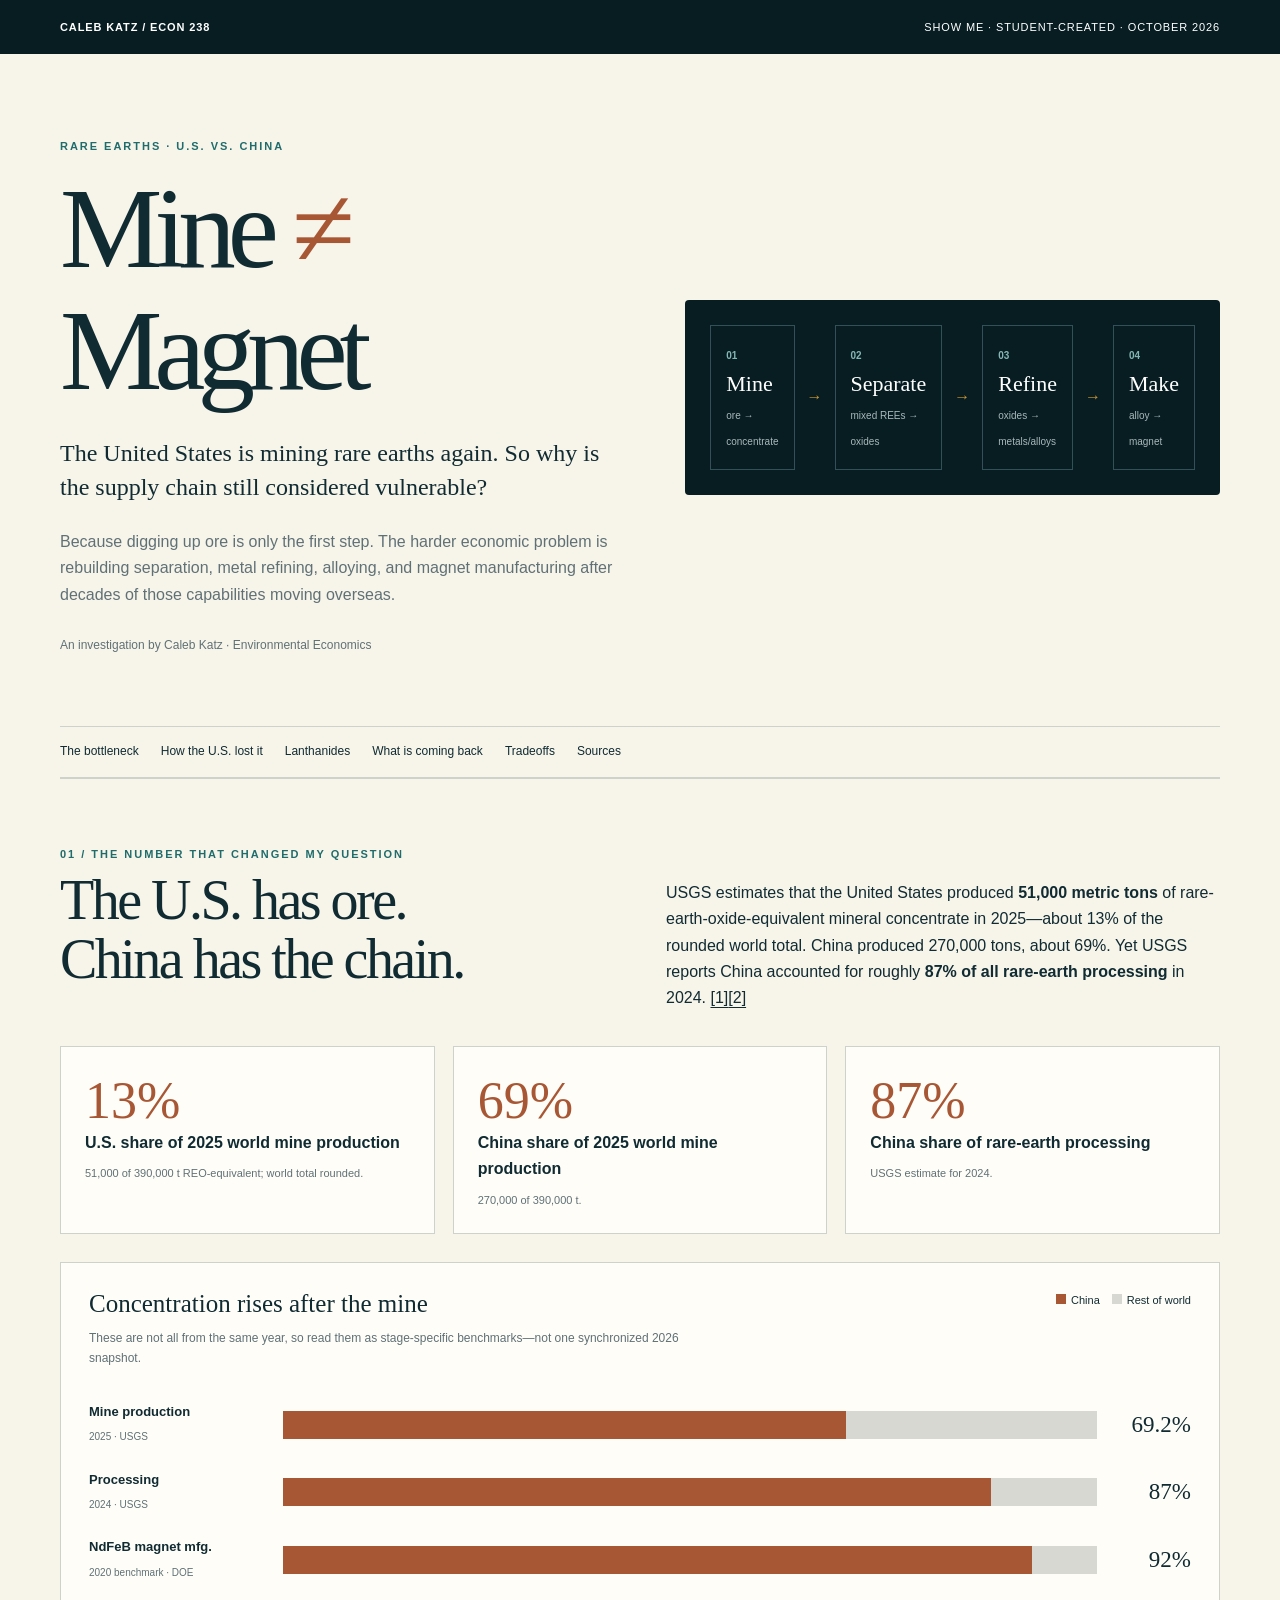
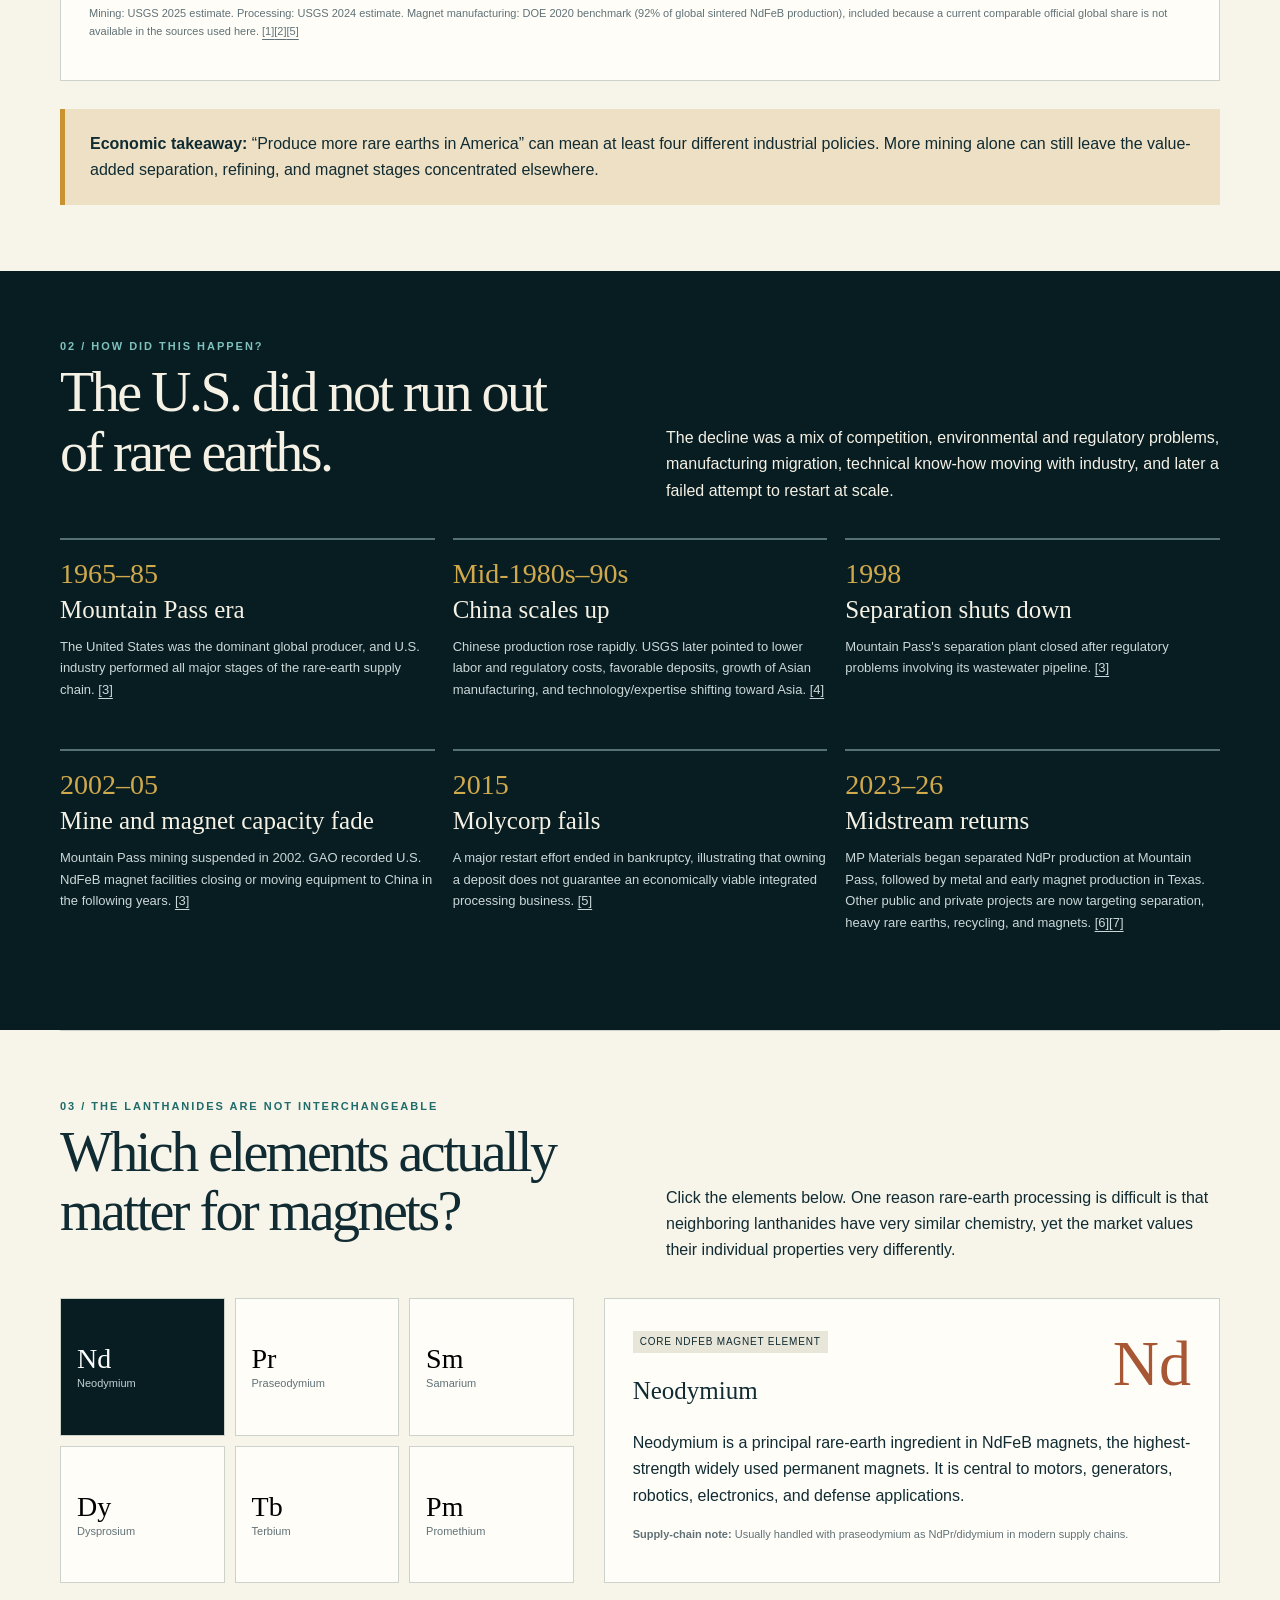
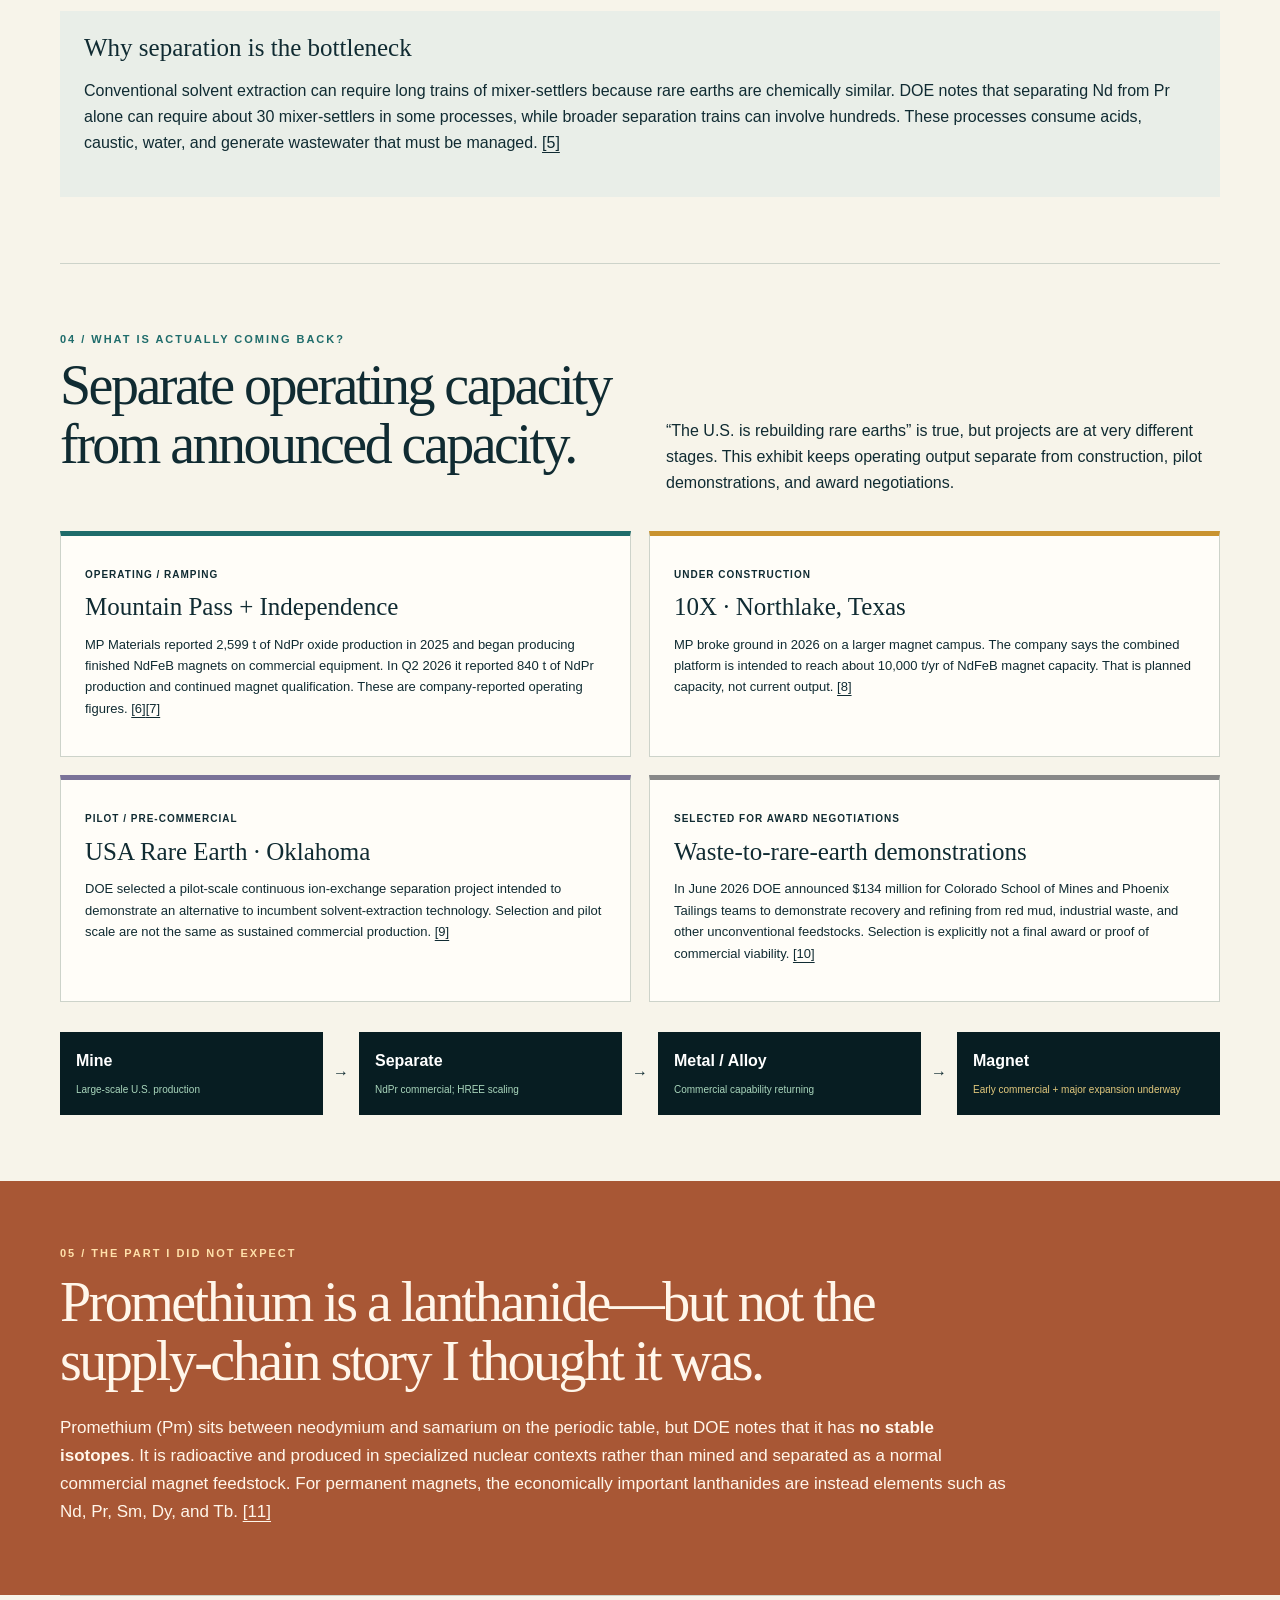
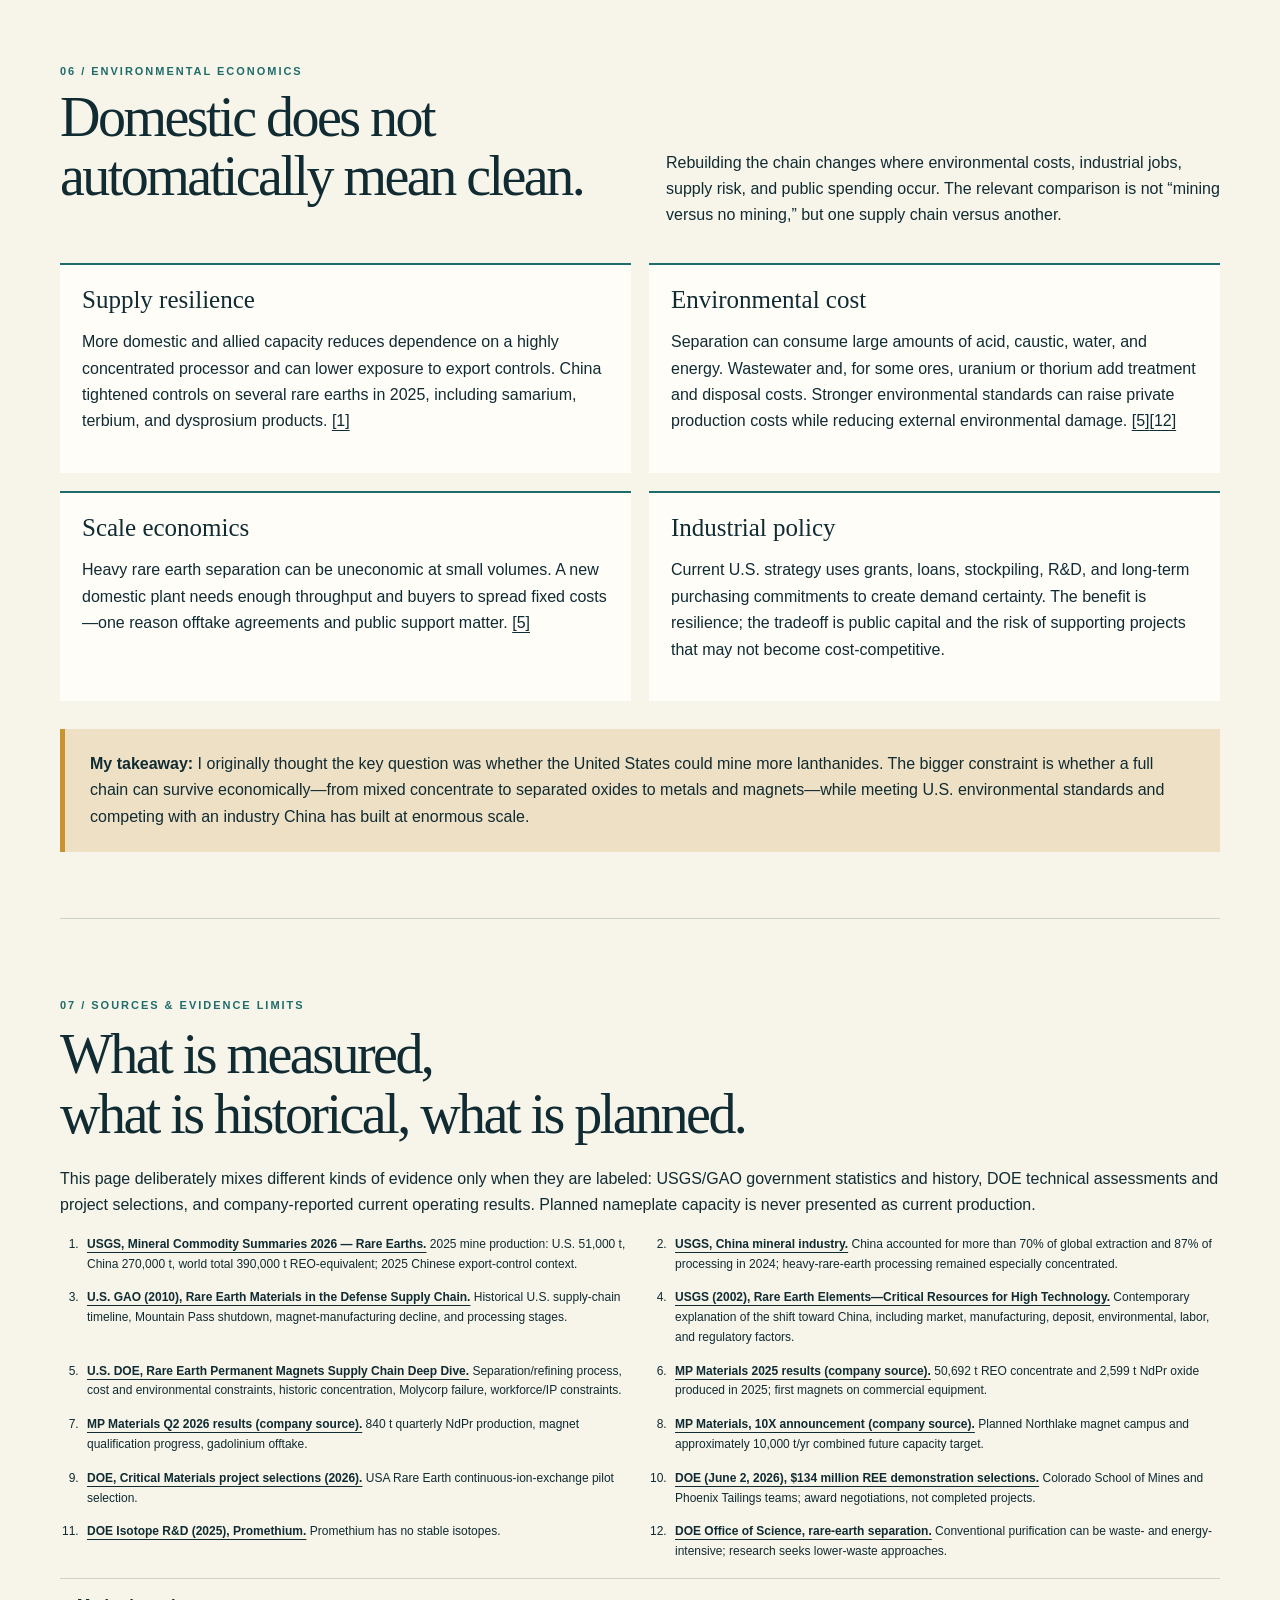
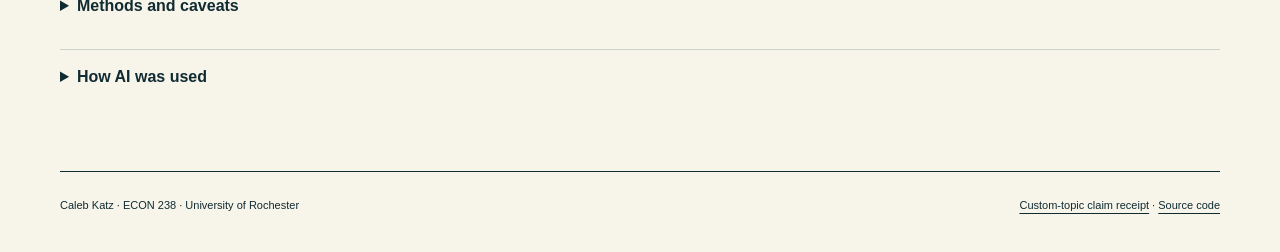
<file: homework-5/rare-earths/index.html>
<!doctype html>
<html lang="en">
<head>
<meta charset="utf-8"><meta name="viewport" content="width=device-width,initial-scale=1">
<title>Mine ≠ Magnet | Caleb Katz · ECON 238</title>
<meta name="description" content="Why the U.S. can mine rare earths yet still depend on China for separation, refining, and magnet manufacturing—and what is changing in 2026.">
<meta property="og:title" content="Mine ≠ Magnet"><meta property="og:description" content="The U.S. has rare-earth ore. The bottleneck is what happens after the mine.">
<meta property="og:image" content="https://calebjkatz.github.io/econ238-portfolio/homework-5/rare-earths/cover.svg">
<link rel="stylesheet" href="style.css"><script src="app.js" defer></script>
</head>
<body>
<a class="skip" href="#main">Skip to exhibit</a>
<header class="top"><div class="wrap mast"><a href="../../">CALEB KATZ / ECON 238</a><span>SHOW ME · STUDENT-CREATED · OCTOBER 2026</span></div></header>
<main id="main">
<section class="hero wrap">
<div><p class="eyebrow">Rare earths · U.S. vs. China</p><h1>Mine <span>≠</span> Magnet</h1>
<p class="lead">The United States is mining rare earths again. So why is the supply chain still considered vulnerable?</p>
<p class="dek">Because digging up ore is only the first step. The harder economic problem is rebuilding separation, metal refining, alloying, and magnet manufacturing after decades of those capabilities moving overseas.</p>
<p class="byline">An investigation by Caleb Katz · Environmental Economics</p></div>
<div class="hero-chain" aria-label="Rare earth supply chain">
<div><b>01</b><span>Mine</span><small>ore → concentrate</small></div><i>→</i>
<div><b>02</b><span>Separate</span><small>mixed REEs → oxides</small></div><i>→</i>
<div><b>03</b><span>Refine</span><small>oxides → metals/alloys</small></div><i>→</i>
<div><b>04</b><span>Make</span><small>alloy → magnet</small></div>
</div>
</section>

<nav class="nav wrap"><a href="#numbers">The bottleneck</a><a href="#history">How the U.S. lost it</a><a href="#elements">Lanthanides</a><a href="#rebuild">What is coming back</a><a href="#tradeoffs">Tradeoffs</a><a href="#sources">Sources</a></nav>

<section class="section wrap" id="numbers">
<div class="section-head"><div><p class="eyebrow">01 / The number that changed my question</p><h2>The U.S. has ore.<br>China has the chain.</h2></div>
<p>USGS estimates that the United States produced <strong>51,000 metric tons</strong> of rare-earth-oxide-equivalent mineral concentrate in 2025—about 13% of the rounded world total. China produced 270,000 tons, about 69%. Yet USGS reports China accounted for roughly <strong>87% of all rare-earth processing</strong> in 2024. <a href="#s1">[1]</a><a href="#s2">[2]</a></p></div>

<div class="big-stat-row"><article><strong>13%</strong><span>U.S. share of 2025 world mine production</span><small>51,000 of 390,000 t REO-equivalent; world total rounded.</small></article><article><strong>69%</strong><span>China share of 2025 world mine production</span><small>270,000 of 390,000 t.</small></article><article><strong>87%</strong><span>China share of rare-earth processing</span><small>USGS estimate for 2024.</small></article></div>

<div class="viz-card">
<div class="viz-title"><div><h3>Concentration rises after the mine</h3><p>These are not all from the same year, so read them as stage-specific benchmarks—not one synchronized 2026 snapshot.</p></div><div class="legend"><span><i></i>China</span><span><i class="rest"></i>Rest of world</span></div></div>
<div class="bars" id="stage-bars" aria-label="China share at rare-earth supply-chain stages"></div>
<p class="note">Mining: USGS 2025 estimate. Processing: USGS 2024 estimate. Magnet manufacturing: DOE 2020 benchmark (92% of global sintered NdFeB production), included because a current comparable official global share is not available in the sources used here. <a href="#s1">[1]</a><a href="#s2">[2]</a><a href="#s5">[5]</a></p>
</div>

<div class="callout"><strong>Economic takeaway:</strong> “Produce more rare earths in America” can mean at least four different industrial policies. More mining alone can still leave the value-added separation, refining, and magnet stages concentrated elsewhere.</div>
</section>

<section class="dark" id="history"><div class="wrap section">
<div class="section-head"><div><p class="eyebrow">02 / How did this happen?</p><h2>The U.S. did not run out<br>of rare earths.</h2></div><p>The decline was a mix of competition, environmental and regulatory problems, manufacturing migration, technical know-how moving with industry, and later a failed attempt to restart at scale.</p></div>
<div class="timeline">
<article><b>1965–85</b><h3>Mountain Pass era</h3><p>The United States was the dominant global producer, and U.S. industry performed all major stages of the rare-earth supply chain. <a href="#s3">[3]</a></p></article>
<article><b>Mid-1980s–90s</b><h3>China scales up</h3><p>Chinese production rose rapidly. USGS later pointed to lower labor and regulatory costs, favorable deposits, growth of Asian manufacturing, and technology/expertise shifting toward Asia. <a href="#s4">[4]</a></p></article>
<article><b>1998</b><h3>Separation shuts down</h3><p>Mountain Pass's separation plant closed after regulatory problems involving its wastewater pipeline. <a href="#s3">[3]</a></p></article>
<article><b>2002–05</b><h3>Mine and magnet capacity fade</h3><p>Mountain Pass mining suspended in 2002. GAO recorded U.S. NdFeB magnet facilities closing or moving equipment to China in the following years. <a href="#s3">[3]</a></p></article>
<article><b>2015</b><h3>Molycorp fails</h3><p>A major restart effort ended in bankruptcy, illustrating that owning a deposit does not guarantee an economically viable integrated processing business. <a href="#s5">[5]</a></p></article>
<article><b>2023–26</b><h3>Midstream returns</h3><p>MP Materials began separated NdPr production at Mountain Pass, followed by metal and early magnet production in Texas. Other public and private projects are now targeting separation, heavy rare earths, recycling, and magnets. <a href="#s6">[6]</a><a href="#s7">[7]</a></p></article>
</div>
</div></section>

<section class="section wrap" id="elements">
<div class="section-head"><div><p class="eyebrow">03 / The lanthanides are not interchangeable</p><h2>Which elements actually<br>matter for magnets?</h2></div><p>Click the elements below. One reason rare-earth processing is difficult is that neighboring lanthanides have very similar chemistry, yet the market values their individual properties very differently.</p></div>
<div class="element-layout">
<div class="elements" id="element-buttons" role="list"></div>
<article class="element-card" id="element-card" aria-live="polite"></article>
</div>
<div class="separation-explain"><h3>Why separation is the bottleneck</h3><p>Conventional solvent extraction can require long trains of mixer-settlers because rare earths are chemically similar. DOE notes that separating Nd from Pr alone can require about 30 mixer-settlers in some processes, while broader separation trains can involve hundreds. These processes consume acids, caustic, water, and generate wastewater that must be managed. <a href="#s5">[5]</a></p></div>
</section>

<section class="section wrap" id="rebuild">
<div class="section-head"><div><p class="eyebrow">04 / What is actually coming back?</p><h2>Separate operating capacity<br>from announced capacity.</h2></div><p>“The U.S. is rebuilding rare earths” is true, but projects are at very different stages. This exhibit keeps operating output separate from construction, pilot demonstrations, and award negotiations.</p></div>

<div class="status-grid">
<article class="status operating"><span>OPERATING / RAMPING</span><h3>Mountain Pass + Independence</h3><p>MP Materials reported 2,599 t of NdPr oxide production in 2025 and began producing finished NdFeB magnets on commercial equipment. In Q2 2026 it reported 840 t of NdPr production and continued magnet qualification. These are company-reported operating figures. <a href="#s6">[6]</a><a href="#s7">[7]</a></p></article>
<article class="status construction"><span>UNDER CONSTRUCTION</span><h3>10X · Northlake, Texas</h3><p>MP broke ground in 2026 on a larger magnet campus. The company says the combined platform is intended to reach about 10,000 t/yr of NdFeB magnet capacity. That is planned capacity, not current output. <a href="#s8">[8]</a></p></article>
<article class="status pilot"><span>PILOT / PRE-COMMERCIAL</span><h3>USA Rare Earth · Oklahoma</h3><p>DOE selected a pilot-scale continuous ion-exchange separation project intended to demonstrate an alternative to incumbent solvent-extraction technology. Selection and pilot scale are not the same as sustained commercial production. <a href="#s9">[9]</a></p></article>
<article class="status selected"><span>SELECTED FOR AWARD NEGOTIATIONS</span><h3>Waste-to-rare-earth demonstrations</h3><p>In June 2026 DOE announced $134 million for Colorado School of Mines and Phoenix Tailings teams to demonstrate recovery and refining from red mud, industrial waste, and other unconventional feedstocks. Selection is explicitly not a final award or proof of commercial viability. <a href="#s10">[10]</a></p></article>
</div>

<div class="progress">
<div><strong>Mine</strong><span class="on">Large-scale U.S. production</span></div><b>→</b><div><strong>Separate</strong><span class="on">NdPr commercial; HREE scaling</span></div><b>→</b><div><strong>Metal / Alloy</strong><span class="on">Commercial capability returning</span></div><b>→</b><div><strong>Magnet</strong><span class="partial">Early commercial + major expansion underway</span></div>
</div>
</section>

<section class="band"><div class="wrap">
<p class="eyebrow">05 / The part I did not expect</p><h2>Promethium is a lanthanide—but not the supply-chain story I thought it was.</h2>
<p class="wide">Promethium (Pm) sits between neodymium and samarium on the periodic table, but DOE notes that it has <strong>no stable isotopes</strong>. It is radioactive and produced in specialized nuclear contexts rather than mined and separated as a normal commercial magnet feedstock. For permanent magnets, the economically important lanthanides are instead elements such as Nd, Pr, Sm, Dy, and Tb. <a href="#s11">[11]</a></p>
</div></section>

<section class="section wrap" id="tradeoffs">
<div class="section-head"><div><p class="eyebrow">06 / Environmental economics</p><h2>Domestic does not<br>automatically mean clean.</h2></div><p>Rebuilding the chain changes where environmental costs, industrial jobs, supply risk, and public spending occur. The relevant comparison is not “mining versus no mining,” but one supply chain versus another.</p></div>
<div class="trade-grid">
<article><h3>Supply resilience</h3><p>More domestic and allied capacity reduces dependence on a highly concentrated processor and can lower exposure to export controls. China tightened controls on several rare earths in 2025, including samarium, terbium, and dysprosium products. <a href="#s1">[1]</a></p></article>
<article><h3>Environmental cost</h3><p>Separation can consume large amounts of acid, caustic, water, and energy. Wastewater and, for some ores, uranium or thorium add treatment and disposal costs. Stronger environmental standards can raise private production costs while reducing external environmental damage. <a href="#s5">[5]</a><a href="#s12">[12]</a></p></article>
<article><h3>Scale economics</h3><p>Heavy rare earth separation can be uneconomic at small volumes. A new domestic plant needs enough throughput and buyers to spread fixed costs—one reason offtake agreements and public support matter. <a href="#s5">[5]</a></p></article>
<article><h3>Industrial policy</h3><p>Current U.S. strategy uses grants, loans, stockpiling, R&amp;D, and long-term purchasing commitments to create demand certainty. The benefit is resilience; the tradeoff is public capital and the risk of supporting projects that may not become cost-competitive.</p></article>
</div>
<div class="callout"><strong>My takeaway:</strong> I originally thought the key question was whether the United States could mine more lanthanides. The bigger constraint is whether a full chain can survive economically—from mixed concentrate to separated oxides to metals and magnets—while meeting U.S. environmental standards and competing with an industry China has built at enormous scale.</div>
</section>

<section class="section wrap" id="sources">
<p class="eyebrow">07 / Sources & evidence limits</p><h2>What is measured,<br>what is historical, what is planned.</h2>
<p>This page deliberately mixes different kinds of evidence only when they are labeled: USGS/GAO government statistics and history, DOE technical assessments and project selections, and company-reported current operating results. Planned nameplate capacity is never presented as current production.</p>
<ol class="sources">
<li id="s1"><a href="https://pubs.usgs.gov/periodicals/mcs2026/mcs2026-rare-earths.pdf">USGS, Mineral Commodity Summaries 2026 — Rare Earths.</a> 2025 mine production: U.S. 51,000 t, China 270,000 t, world total 390,000 t REO-equivalent; 2025 Chinese export-control context.</li>
<li id="s2"><a href="https://www.usgs.gov/centers/national-minerals-information-center/china">USGS, China mineral industry.</a> China accounted for more than 70% of global extraction and 87% of processing in 2024; heavy-rare-earth processing remained especially concentrated.</li>
<li id="s3"><a href="https://www.gao.gov/products/gao-10-617r">U.S. GAO (2010), Rare Earth Materials in the Defense Supply Chain.</a> Historical U.S. supply-chain timeline, Mountain Pass shutdown, magnet-manufacturing decline, and processing stages.</li>
<li id="s4"><a href="https://pubs.usgs.gov/fs/2002/fs087-02/">USGS (2002), Rare Earth Elements—Critical Resources for High Technology.</a> Contemporary explanation of the shift toward China, including market, manufacturing, deposit, environmental, labor, and regulatory factors.</li>
<li id="s5"><a href="https://www.energy.gov/sites/default/files/2022-02/Neodymium%20Magnets%20Supply%20Chain%20Report%20-%20Final_0.pdf">U.S. DOE, Rare Earth Permanent Magnets Supply Chain Deep Dive.</a> Separation/refining process, cost and environmental constraints, historic concentration, Molycorp failure, workforce/IP constraints.</li>
<li id="s6"><a href="https://mpmaterials.com/news/mp-materials-reports-fourth-quarter-and-full-year-2025-results">MP Materials 2025 results (company source).</a> 50,692 t REO concentrate and 2,599 t NdPr oxide produced in 2025; first magnets on commercial equipment.</li>
<li id="s7"><a href="https://mpmaterials.com/news/mp-materials-reports-second-quarter-2026-results">MP Materials Q2 2026 results (company source).</a> 840 t quarterly NdPr production, magnet qualification progress, gadolinium offtake.</li>
<li id="s8"><a href="https://mpmaterials.com/news/mp-materials-selects-northlake-texas-as-the-site-of-10X-a-new-us-rare-earth-magnet-manufacturing-campus/">MP Materials, 10X announcement (company source).</a> Planned Northlake magnet campus and approximately 10,000 t/yr combined future capacity target.</li>
<li id="s9"><a href="https://www.energy.gov/cmei/mining/project-selections-foa-3105-critical-material-innovation-efficiency-and-alternatives">DOE, Critical Materials project selections (2026).</a> USA Rare Earth continuous-ion-exchange pilot selection.</li>
<li id="s10"><a href="https://www.energy.gov/cmei/articles/does-office-critical-minerals-and-energy-innovation-announces-134-million-bolster">DOE (June 2, 2026), $134 million REE demonstration selections.</a> Colorado School of Mines and Phoenix Tailings teams; award negotiations, not completed projects.</li>
<li id="s11"><a href="https://www.energy.gov/science/ip/articles/advance-promethium-production-researchers-get-new-view-elements-properties">DOE Isotope R&amp;D (2025), Promethium.</a> Promethium has no stable isotopes.</li>
<li id="s12"><a href="https://www.energy.gov/science/bes/articles/shining-light-separation-rare-earth-metals">DOE Office of Science, rare-earth separation.</a> Conventional purification can be waste- and energy-intensive; research seeks lower-waste approaches.</li>
</ol>
<details><summary>Methods and caveats</summary><p>The 2025 mining shares are calculated from USGS's rounded world total, so percentages are approximate. The 87% processing share is a 2024 USGS estimate. The 92% magnet-manufacturing figure is a DOE benchmark for 2020 and is intentionally labeled historical; it is not presented as a 2026 estimate. MP Materials production and project-capacity figures come from the company and are identified as such. DOE project selections do not guarantee final awards or commercial success. “Rare earths” commonly includes the 15 lanthanides plus yttrium and scandium; this exhibit emphasizes lanthanides relevant to permanent magnets.</p></details>
<details><summary>How AI was used</summary><p>ChatGPT assisted with source discovery, cross-checking dates and quantities, coding, visualization design, and drafting. The investigation was deliberately reframed from “Does the U.S. have rare earths?” to “Where is the actual supply-chain bottleneck?” after comparing mine production with downstream processing. Sources are linked so the claims can be checked directly.</p></details>
</section>
<footer class="wrap footer"><span>Caleb Katz · ECON 238 · University of Rochester</span><span><a href="https://github.com/RochesterRizzo/Rizzo-Hours/issues/133">Custom-topic claim receipt</a> · <a href="https://github.com/calebjkatz/econ238-portfolio/tree/main/homework-5/rare-earths">Source code</a></span></footer>
</main>
</body></html>
</file>
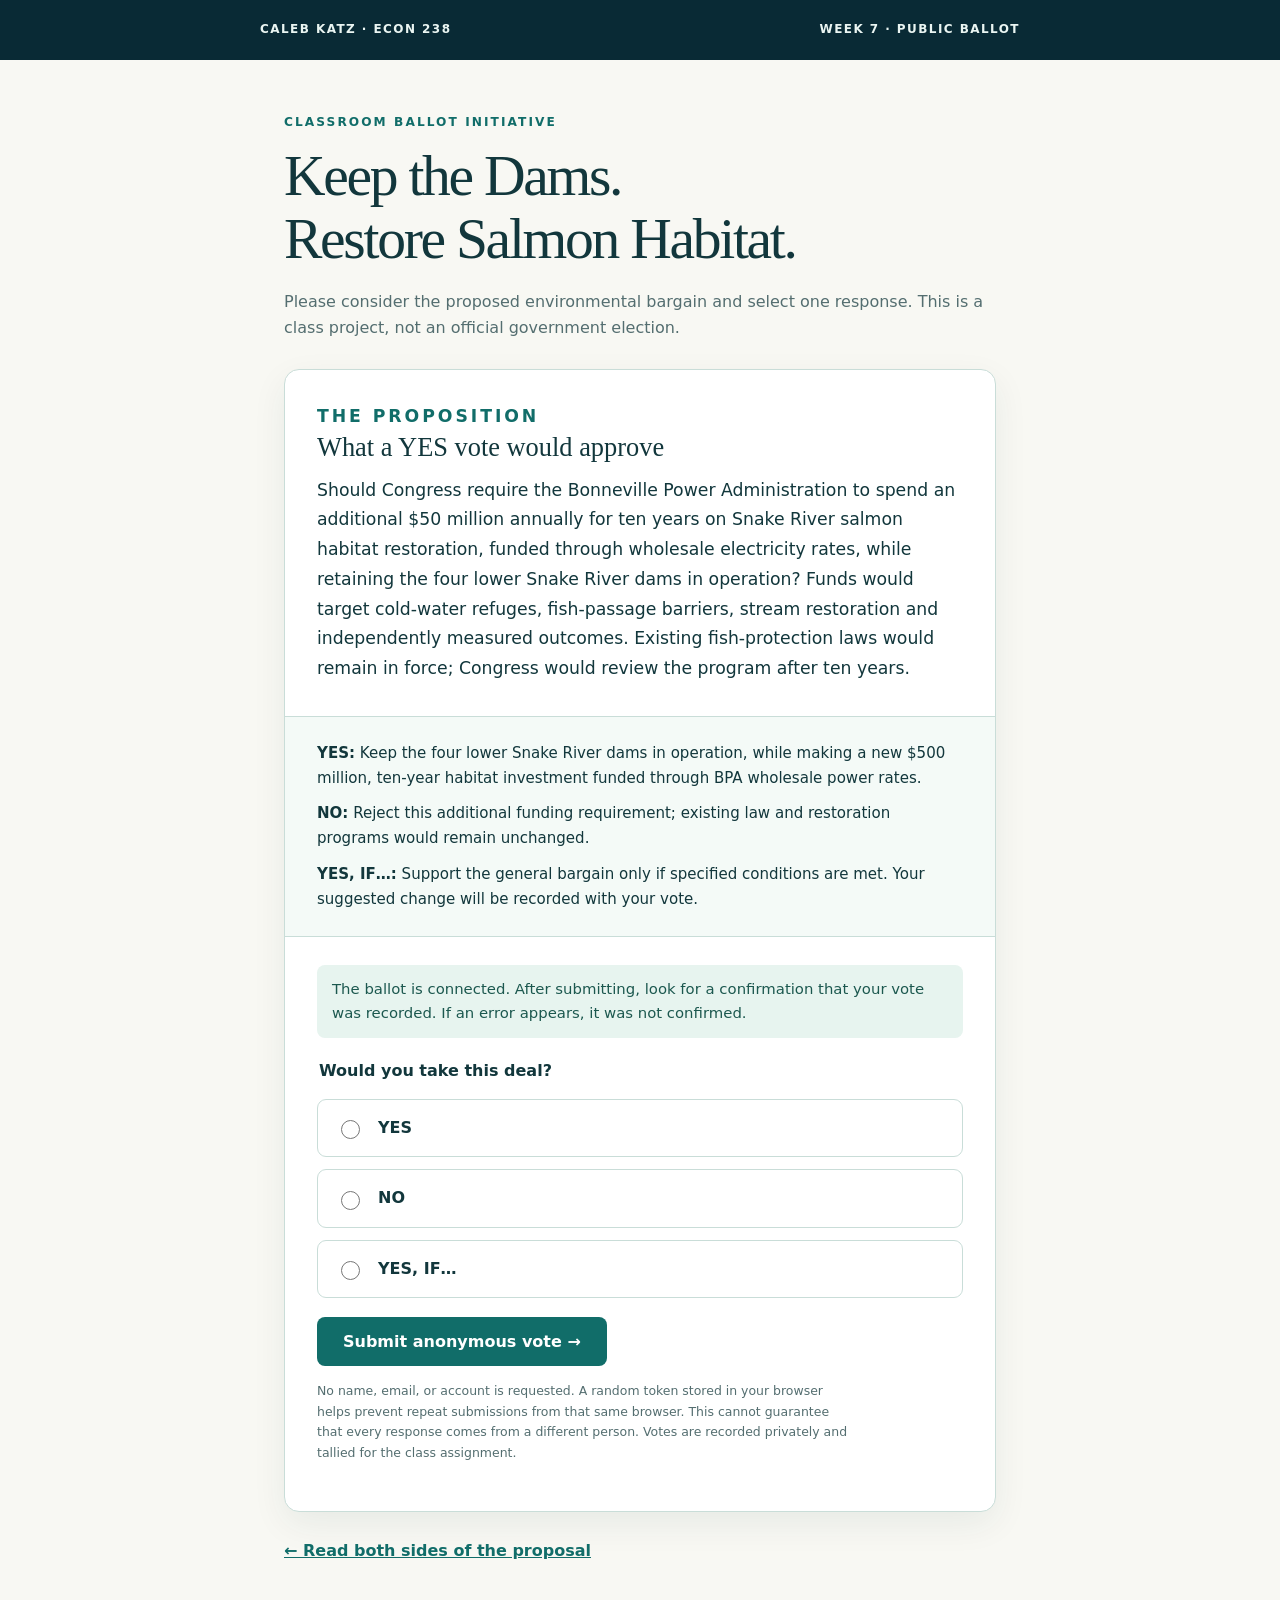
<file: homework-7/ballot/index.html>
<!doctype html>
<html lang="en">
<head>
<meta charset="utf-8">
<meta name="viewport" content="width=device-width, initial-scale=1">
<meta name="theme-color" content="#092a35">
<meta name="robots" content="index,follow">
<meta name="description" content="Anonymous classroom vote: keep the four lower Snake River dams and fund additional salmon habitat restoration.">
<title>Vote — Keep the Dams. Restore Salmon Habitat. | ECON 238</title>
<style>
:root{--ink:#12373c;--teal:#116d69;--navy:#092a35;--mint:#e8f4ef;--line:#c9ddd8;--muted:#546e70;--cream:#f8f8f3}
*{box-sizing:border-box}html{color-scheme:light}body{margin:0;background:var(--cream);color:var(--ink);font:16px/1.65 system-ui,-apple-system,"Segoe UI",Arial,sans-serif}
header{background:var(--navy);color:#eaf5f2;padding:20px 24px}header .top{max-width:760px;margin:auto;display:flex;justify-content:space-between;align-items:center;flex-wrap:wrap;gap:12px;font-size:.75rem;letter-spacing:.12em;font-weight:700}header a{color:#eaf5f2;text-decoration:none}
main{max-width:760px;padding:52px 24px 80px;margin:auto}
.eyebrow{text-transform:uppercase;letter-spacing:.17em;font-size:.76rem;font-weight:800;color:var(--teal);margin:0 0 12px}
h1{font:normal clamp(2.3rem,6vw,3.6rem)/1.1 Georgia,"Times New Roman",serif;letter-spacing:-.04em;margin:0 0 18px}
h2{font:normal 1.65rem/1.2 Georgia,serif;margin:0 0 12px}
.intro{color:var(--muted);font-size:1rem;margin:0 0 28px}
.ballot{background:white;border:1px solid var(--line);border-radius:15px;overflow:hidden;box-shadow:0 12px 35px #103f3f12}
.question{padding:32px;border-bottom:1px solid var(--line)}.question p{margin:0;font-size:1.08rem;line-height:1.72}
.explainer{padding:24px 32px;border-bottom:1px solid var(--line);background:#f4faf7;font-size:.94rem}
.explainer p{margin:0 0 11px}.explainer p:last-child{margin-bottom:0}
form{padding:28px 32px 35px}fieldset{padding:0;border:0;margin:0;width:100%}legend{font-weight:800;font-size:1rem;margin-bottom:15px}
.option{display:flex;align-items:center;gap:15px;padding:15px 18px;border:1.5px solid var(--line);border-radius:9px;margin:0 0 12px;cursor:pointer;font-weight:750}
.option:has(input:checked){border-color:var(--teal);background:var(--mint)}.option input{accent-color:var(--teal);width:19px;height:19px;flex-shrink:0}
.conditional{display:none;margin:16px 0 24px}.conditional.visible{display:block}label[for="condition"]{display:block;font-weight:700;margin:0 0 7px}textarea{border:1.5px solid #93b4b0;border-radius:8px;width:100%;min-height:104px;padding:11px;font:inherit;resize:vertical}textarea:focus,input:focus-visible,button:focus-visible,a:focus-visible{outline:3px solid #e5a855;outline-offset:2px}
button{border:0;padding:15px 26px;border-radius:8px;background:var(--teal);color:white;font:700 1rem system-ui;cursor:pointer;margin-top:7px}button:hover{background:#084b4a}button:disabled{cursor:not-allowed;background:#a4b8b4}
#state{padding:12px 15px;margin:0 0 20px;border-radius:8px;background:#fdf2d8;color:#55401d;font-size:.93rem}
#state.ready{background:#e7f4ef;color:#1c584f}.tiny{font-size:.78rem;color:var(--muted);max-width:540px;margin-top:15px}
.back{display:inline-block;margin-top:26px;color:var(--teal);font-weight:650}
@media(max-width:560px){main{padding:32px 15px 55px}.question,.explainer,form{padding:21px}.option{padding:13px}}
</style>
<script src="./config.js" defer></script>
<script src="./ballot.js" defer></script>
</head>
<body>
<header><div class="top"><a href="../">CALEB KATZ · ECON 238</a><span>WEEK 7 · PUBLIC BALLOT</span></div></header>
<main>
<p class="eyebrow">Classroom ballot initiative</p>
<h1>Keep the Dams.<br>Restore Salmon Habitat.</h1>
<p class="intro">Please consider the proposed environmental bargain and select one response. This is a class project, not an official government election.</p>
<div class="ballot">
<section class="question" aria-labelledby="question-heading"><p class="eyebrow">The proposition</p><h2 id="question-heading">What a YES vote would approve</h2>
<p>Should Congress require the Bonneville Power Administration to spend an additional $50 million annually for ten years on Snake River salmon habitat restoration, funded through wholesale electricity rates, while retaining the four lower Snake River dams in operation? Funds would target cold-water refuges, fish-passage barriers, stream restoration and independently measured outcomes. Existing fish-protection laws would remain in force; Congress would review the program after ten years.</p></section>
<section class="explainer" aria-label="Brief explanation"><p><strong>YES:</strong> Keep the four lower Snake River dams in operation, while making a new $500 million, ten-year habitat investment funded through BPA wholesale power rates.</p><p><strong>NO:</strong> Reject this additional funding requirement; existing law and restoration programs would remain unchanged.</p><p><strong>YES, IF…:</strong> Support the general bargain only if specified conditions are met. Your suggested change will be recorded with your vote.</p></section>
<form id="vote-form" method="POST" novalidate>
<input type="hidden" name="poll_id" value="econ238-snake-river-2026">
<input type="hidden" name="browser_token" id="browser-token">
<div id="state" role="status" aria-live="polite">Checking whether voting is open…</div>
<fieldset id="ballot-fields" disabled><legend>Would you take this deal?</legend>
<label class="option"><input type="radio" name="vote" value="yes" required><span>YES</span></label>
<label class="option"><input type="radio" name="vote" value="no" required><span>NO</span></label>
<label class="option"><input type="radio" name="vote" value="yes_if" required><span>YES, IF…</span></label>
<div id="conditional-wrap" class="conditional"><label for="condition">What would have to change?</label><textarea id="condition" name="condition" maxlength="400" placeholder="Describe the condition under which you would accept the proposal."></textarea></div>
<button id="submit-vote" type="submit" disabled>Submit anonymous vote →</button>
<p class="tiny">No name, email, or account is requested. A random token stored in your browser helps prevent repeat submissions from that same browser. This cannot guarantee that every response comes from a different person. Votes are recorded privately and tallied for the class assignment.</p>
</fieldset>
</form>
</div>
<a class="back" href="../">← Read both sides of the proposal</a>
</main>
</body>
</html>
</file>
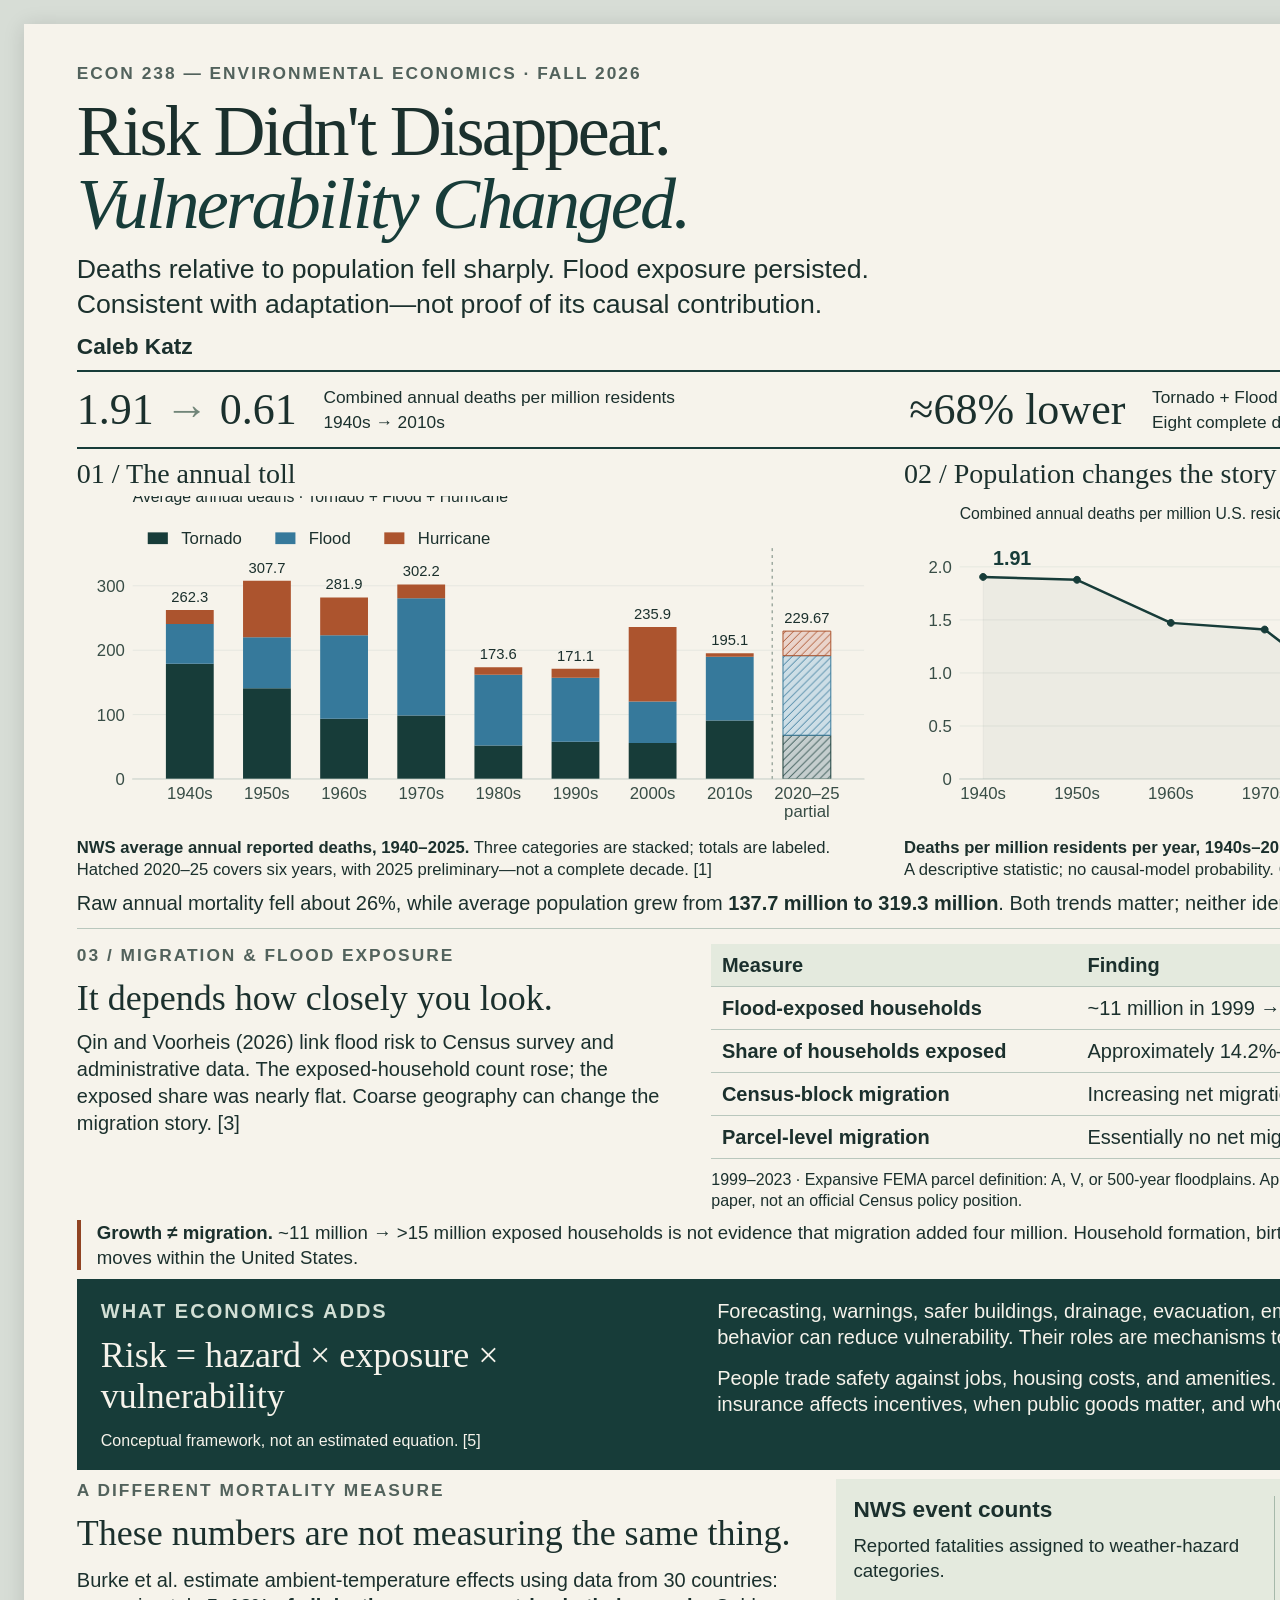
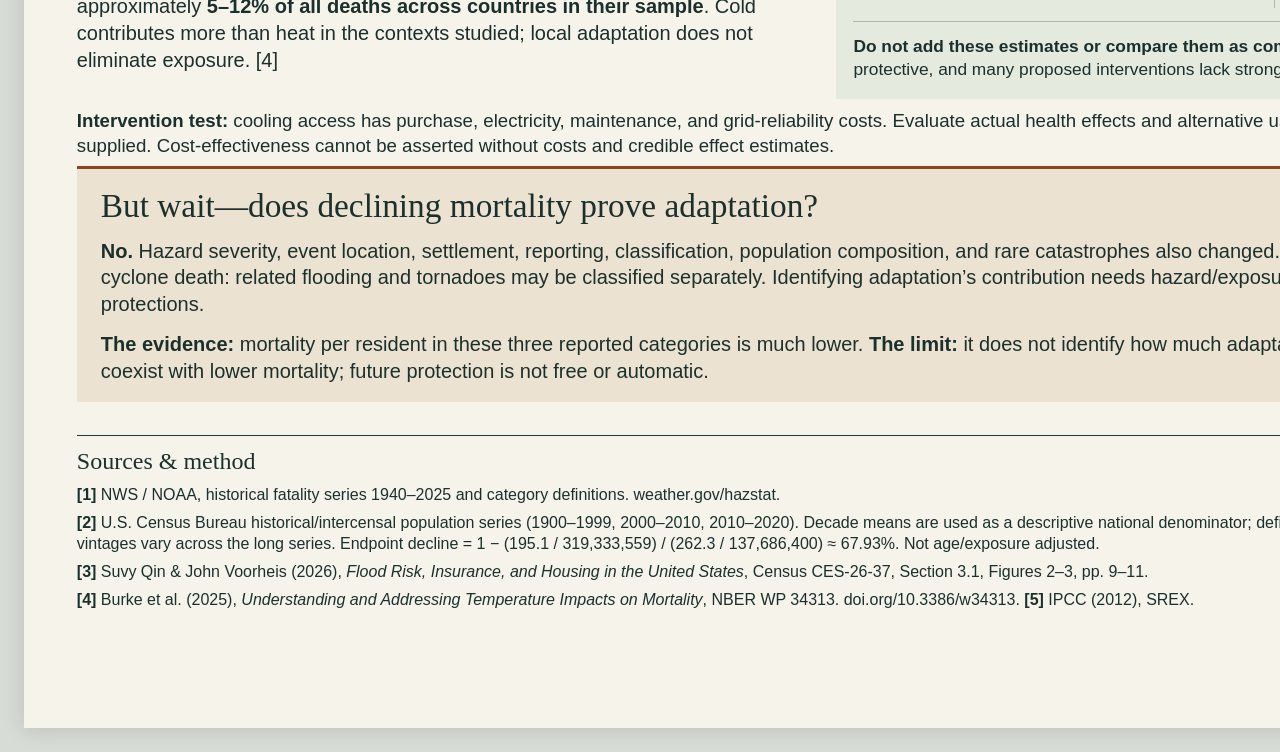
<file: homework-4/poster/poster.html>
<!doctype html>
<html lang="en"><head><meta charset="utf-8"><title>Risk Didn't Disappear. Vulnerability Changed. — 18 × 24 poster</title><link rel="stylesheet" href="poster.css"></head>
<body><main class="poster">
<header class="poster-header"><p class="eyebrow">ECON 238 — Environmental Economics · Fall 2026</p><h1>Risk Didn't Disappear.<br><em>Vulnerability Changed.</em></h1><p class="subtitle">Deaths relative to population fell sharply. Flood exposure persisted.<br>Consistent with adaptation—not proof of its causal contribution.</p><p class="author">Caleb Katz</p></header>
<div class="headline-finding"><div><strong>1.91 <span>→</span> 0.61</strong><p>Combined annual deaths per million residents<br>1940s → 2010s</p></div><div><strong>≈68% lower</strong><p>Tornado + Flood + Hurricane<br>Eight complete decades · NWS &amp; Census [1, 2]</p></div></div>
<section class="chart-row" aria-label="Mortality charts">
<figure><h2>01 / The annual toll</h2><img src="../images/mortality-by-decade.svg" alt="Raw combined annual deaths decline from 262.3 in the 1940s to 195.1 in the 2010s. Hazards are separated in stacked bars; 2020–25 is a partial, preliminary period."><figcaption><strong>NWS average annual reported deaths, 1940–2025.</strong> Three categories are stacked; totals are labeled. Hatched 2020–25 covers six years, with 2025 preliminary—not a complete decade. [1]</figcaption></figure>
<figure><h2>02 / Population changes the story</h2><img src="../images/mortality-per-million.svg" alt="Combined deaths per million residents per year decrease from 1.905 to 0.611 between the 1940s and 2010s, approximately 68 percent."><figcaption><strong>Deaths per million residents per year, 1940s–2010s.</strong> Average deaths ÷ average population × 1,000,000. A descriptive statistic; no causal-model probability. Complete decades only. [1, 2]</figcaption></figure>
</section>
<p class="chart-bridge">Raw annual mortality fell about 26%, while average population grew from <strong>137.7 million to 319.3 million</strong>. Both trends matter; neither identifies the cause of changing mortality.</p>
<section class="flood-section"><div class="flood-intro"><p class="eyebrow">03 / Migration &amp; flood exposure</p><h2>It depends how closely you look.</h2><p>Qin and Voorheis (2026) link flood risk to Census survey and administrative data. The exposed-household count rose; the exposed share was nearly flat. Coarse geography can change the migration story. [3]</p></div><div class="flood-table"><table><caption>Flood exposure and migration, 1999–2023</caption><thead><tr><th scope="col">Measure</th><th scope="col">Finding</th></tr></thead><tbody><tr><th scope="row">Flood-exposed households</th><td>~11 million in 1999 → &gt;15 million in 2023</td></tr><tr><th scope="row">Share of households exposed</th><td>Approximately 14.2%–14.4%</td></tr><tr><th scope="row">Census-block migration</th><td>Increasing net migration toward floodplain blocks</td></tr><tr><th scope="row">Parcel-level migration</th><td>Essentially no net migration toward flood-risk parcels</td></tr></tbody></table><p class="small">1999–2023 · Expansive FEMA parcel definition: A, V, or 500-year floodplains. Approximate figures remain approximate. A research working paper, not an official Census policy position.</p></div></section>
<p class="flood-caution"><strong>Growth ≠ migration.</strong> ~11 million → &gt;15 million exposed households is not evidence that migration added four million. Household formation, births, and international immigration differ from moves within the United States.</p>
<section class="economics"><div><p class="eyebrow">What economics adds</p><h2>Risk = hazard × exposure × vulnerability</h2><p class="small">Conceptual framework, not an estimated equation. [5]</p></div><div><p>Forecasting, warnings, safer buildings, drainage, evacuation, emergency response, income, technology, and behavior can reduce vulnerability. Their roles are mechanisms to test, not effects identified by these charts.</p><p>People trade safety against jobs, housing costs, and amenities. Ask what protection costs, who pays, how insurance affects incentives, when public goods matter, and who lacks access to capital and reliable energy.</p></div></section>
<section class="temperature"><div class="temperature-intro"><p class="eyebrow">A different mortality measure</p><h2>These numbers are not measuring the same thing.</h2><p>Burke et al. estimate ambient-temperature effects using data from 30 countries: approximately <strong>5–12% of all deaths across countries in their sample</strong>. Cold contributes more than heat in the contexts studied; local adaptation does not eliminate exposure. [4]</p></div><div class="measurement"><div><h3>NWS event counts</h3><p>Reported fatalities assigned to weather-hazard categories.</p></div><div><h3>Burke temperature attribution</h3><p>Statistical estimates relating overall mortality to ambient temperature; many deaths need not be coded as heat or cold.</p></div><p class="measure-rule"><strong>Do not add these estimates or compare them as competing totals.</strong> Higher income is not uniformly protective, and many proposed interventions lack strong causal evidence. [4]</p></div></section>
<p class="intervention"><strong>Intervention test:</strong> cooling access has purchase, electricity, maintenance, and grid-reliability costs. Evaluate actual health effects and alternative uses of the budget—not simply the number of units supplied. Cost-effectiveness cannot be asserted without costs and credible effect estimates.</p>
<aside class="but-wait"><h2>But wait—does declining mortality prove adaptation?</h2><p><strong>No.</strong> Hazard severity, event location, settlement, reporting, classification, population composition, and rare catastrophes also changed. NWS “Hurricane” is not every tropical-cyclone death: related flooding and tornadoes may be classified separately. Identifying adaptation’s contribution needs hazard/exposure controls and evidence isolating particular protections.</p><p class="takeaway"><strong>The evidence:</strong> mortality per resident in these three reported categories is much lower. <strong>The limit:</strong> it does not identify how much adaptation caused. Continued flood exposure can coexist with lower mortality; future protection is not free or automatic.</p></aside>
<footer class="poster-footer"><div class="references"><h2>Sources &amp; method</h2><p><strong>[1]</strong> NWS / NOAA, historical fatality series 1940–2025 and category definitions. <a href="https://www.weather.gov/hazstat">weather.gov/hazstat</a>.</p><p><strong>[2]</strong> U.S. Census Bureau historical/intercensal population series (1900–1999, 2000–2010, 2010–2020). Decade means are used as a descriptive national denominator; definitions and estimate vintages vary across the long series. Endpoint decline = 1 − (195.1 / 319,333,559) / (262.3 / 137,686,400) ≈ 67.93%. Not age/exposure adjusted.</p><p><strong>[3]</strong> Suvy Qin &amp; John Voorheis (2026), <cite>Flood Risk, Insurance, and Housing in the United States</cite>, Census CES-26-37, Section 3.1, Figures 2–3, pp. 9–11.</p><p><strong>[4]</strong> Burke et al. (2025), <cite>Understanding and Addressing Temperature Impacts on Mortality</cite>, NBER WP 34313. <a href="https://doi.org/10.3386/w34313">doi.org/10.3386/w34313</a>. <strong>[5]</strong> IPCC (2012), SREX.</p></div><div class="qr-area"><img src="../images/publication-qr.svg" alt="QR code linking to the complete webpage"><strong>Read the complete story</strong><p>Charts, CSVs, definitions,<br>and direct source links</p><a href="https://calebjkatz.github.io/econ238-portfolio/homework-4/">calebjkatz.github.io/<br>econ238-portfolio/homework-4/</a></div></footer>
</main></body></html>
</file>
<file: homework-4/assets/style.css>
:root{--paper:#f6f3eb;--ink:#1b302d;--muted:#52625c;--line:#c6cfc4;--forest:#173c39;--rust:#904322;--light:#e8eee5;--serif:Georgia,'Times New Roman',serif;--sans:-apple-system,BlinkMacSystemFont,'Segoe UI',sans-serif}
*{box-sizing:border-box}html{scroll-padding-top:1.5rem}body{margin:0;background:var(--paper);color:var(--ink);font-family:var(--sans);font-size:17px;line-height:1.7}a{color:inherit;text-decoration-thickness:1px;text-underline-offset:.22em}a:hover{text-decoration-thickness:2px}a:focus-visible,summary:focus-visible{outline:3px solid var(--rust);outline-offset:5px}p{margin:0 0 1.25rem}h1,h2,h3,h4{line-height:1.13;margin:0;font-weight:400}h1,h2,h3{font-family:var(--serif)}h1{font-size:clamp(3.5rem,7.7vw,7.2rem);letter-spacing:-.055em;max-width:980px}h1 em{font-weight:400;color:var(--forest)}h2{font-size:clamp(2rem,3vw,2.8rem);letter-spacing:-.035em}h3{font-size:1.65rem;margin:2rem 0 1rem}h4{font-weight:650;font-size:1.12rem;margin:0 0 1rem}strong{font-weight:650}.wrap{width:min(1160px,calc(100% - 96px));margin-inline:auto}.skip-link{position:absolute;top:-100px;left:1rem;background:var(--forest);color:white;padding:1rem;z-index:5}.skip-link:focus{top:1rem}.masthead{display:flex;justify-content:space-between;gap:1rem;align-items:center;padding-block:26px;border-bottom:1px solid var(--line);font-size:.8rem}.portfolio-link{text-decoration:none;font-weight:650}.edition{color:var(--muted)}.hero{padding-top:64px;padding-bottom:38px}.eyebrow{text-transform:uppercase;font-size:.7rem;letter-spacing:.15em;line-height:1.5;font-weight:650;color:var(--muted);margin-bottom:24px}.standfirst{max-width:760px;font-size:clamp(1.12rem,2vw,1.4rem);line-height:1.65;margin:30px 0}.byline{display:flex;flex-wrap:wrap;gap:8px 22px;font-size:.78rem;color:var(--muted)}.byline strong{color:var(--ink)}.hero-bottom{border-top:1px solid var(--line);margin-top:36px;padding-top:24px;display:flex;justify-content:space-between;align-items:center;gap:24px}.draft-status{font-size:.82rem;line-height:1.6;margin:0}.status-dot{width:7px;height:7px;background:var(--rust);border-radius:50%;display:inline-block;margin-right:7px}.poster-action{max-width:100%}.button{display:inline-flex;justify-content:center;align-items:center;gap:20px;padding:13px 21px;background:var(--forest);color:#fff;font-size:.82rem;font-weight:650;text-decoration:none;line-height:1.5}.button:hover{background:#28544c}.button[aria-disabled=true]{background:#e4e7df;color:#526056;cursor:not-allowed;pointer-events:none;border:1px solid #bcc5b9}.poster-note{font-size:.73rem;color:var(--muted);margin:7px 0 0}.contents{border-top:1px solid var(--ink);border-bottom:1px solid var(--line);display:flex;flex-wrap:wrap;gap:10px 28px;padding:15px 0;font-size:.78rem}.contents a{text-decoration:none}.contents a:hover{text-decoration:underline}.story-section{display:grid;grid-template-columns:1fr 2fr;gap:65px;padding-block:72px;border-bottom:1px solid var(--line)}.section-heading .eyebrow{margin-bottom:16px}.section-deck{margin-top:20px;font-size:.82rem;color:var(--muted)}.section-body{min-width:0}.section-body>p:last-child{margin-bottom:0}.figure{margin:30px 0}.figure-header{display:flex;justify-content:space-between;gap:12px;font-size:.7rem;border-top:1px solid var(--ink);padding:12px 0;color:var(--muted)}.figure-number{text-transform:uppercase;letter-spacing:.12em;font-weight:650;color:var(--ink);white-space:nowrap}.legend{list-style:none;display:flex;flex-wrap:wrap;gap:12px 22px;margin:2px 0 16px;padding:0;font-size:.75rem}.legend li{display:flex;align-items:center;gap:8px}.swatch{width:18px;height:3px;display:inline-block}.tornado{background:#173c39}.flood{background:#32698b}.hurricane{background:#a14b2c}.chart-placeholder{min-height:280px;display:flex;flex-direction:column;align-items:center;justify-content:center;text-align:center;border:1px dashed #a3b1a4;background:#edf0e8;padding:34px}.placeholder-kicker{font-size:.65rem;text-transform:uppercase;letter-spacing:.12em;color:#655033;margin-bottom:16px}.chart-placeholder strong{font-family:var(--serif);font-size:1.5rem;font-weight:400;line-height:1.25}.chart-placeholder p{max-width:380px;margin:12px 0 0;font-size:.83rem;color:var(--muted);line-height:1.6}.chart-placeholder.compact{min-height:220px}figcaption{font-size:.73rem;line-height:1.65;margin-top:12px;color:var(--muted)}.method-note{font-size:.86rem;line-height:1.7;border-left:3px solid var(--forest);padding:3px 0 3px 18px;margin:25px 0}.pending{font-size:.8rem;line-height:1.65;color:#6b4b31;border-left:2px solid #ac855d;padding:5px 0 5px 16px;margin-top:24px}.formula{display:flex;align-items:center;justify-content:space-between;gap:15px;margin:26px 0;padding:22px 0;border-top:1px solid var(--line);border-bottom:1px solid var(--line);font-size:.76rem;line-height:1.5}.fraction{display:flex;flex-direction:column;text-align:center}.fraction>span:first-child{border-bottom:1px solid var(--ink);padding-bottom:6px}.fraction>span:last-child{padding-top:6px}.equals{font-size:1.4rem}.adaptation-band{background:var(--forest);color:#f4f3e9}.adaptation-band .story-section{border-bottom:0}.adaptation-band .eyebrow{color:#bccdc0}.adaptation-band a{color:#ecedc7}.adaptation-band .pending{color:#eee0bc;border-color:#c8b588}.risk-framework{display:grid;grid-template-columns:repeat(3,1fr);gap:20px;border-block:1px solid #6c8a80;padding:22px 0;margin:26px 0}.risk-framework dt{font-family:var(--serif);font-size:1.35rem}.risk-framework dd{margin:8px 0 0;font-size:.76rem;line-height:1.6;color:#d2dfd5}.measure-comparison{background:var(--light);padding:28px;margin:30px 0;border-top:4px solid var(--forest)}.measure-comparison .eyebrow{color:var(--forest);margin-bottom:12px}.measure-comparison h3{margin:0 0 24px}.measure-columns{display:grid;grid-template-columns:1fr 1fr;gap:24px}.measure-columns>div+div{padding-left:24px;border-left:1px solid #adbdb0}.measure-columns p{font-size:.85rem;line-height:1.6}.measure-question{font-family:var(--serif);font-style:italic;font-size:1.1rem!important;margin:0}.measure-footer{border-top:1px solid #adbdb0;padding-top:18px;margin:22px 0 0;font-size:.8rem;line-height:1.6}.caveat{padding:48px 54px;margin-top:72px;background:#ece2d1;border-top:3px solid var(--rust)}.caveat .eyebrow{color:var(--rust);margin-bottom:16px}.caveat h2{font-size:3.2rem;font-style:italic}.caveat-lead{max-width:750px;font-family:var(--serif);font-size:1.8rem;line-height:1.4;margin:22px 0}.caveat-columns{display:grid;grid-template-columns:1fr 1fr;gap:38px;font-size:.92rem}.caveat-columns p{margin:0}.conclusion .poster-action{margin-top:28px}.sources{padding-block:60px}.sources-heading{max-width:780px}.sources h2{margin-bottom:24px}.sources-heading>p:last-child{font-size:.85rem;color:var(--muted);max-width:680px}.source-list{counter-reset:sources;list-style:none;padding:0;margin:30px 0;display:grid;grid-template-columns:1fr 1fr;gap:0 48px}.source-list li{counter-increment:sources;border-top:1px solid var(--line);padding:20px 0 20px 30px;position:relative;font-size:.8rem;line-height:1.7;overflow-wrap:anywhere}.source-list li::before{content:counter(sources,decimal-leading-zero);position:absolute;left:0;color:var(--muted);font-size:.65rem;top:22px}.methods{border-block:1px solid var(--line);font-size:.8rem;margin-top:20px}.methods summary{padding:16px 0;cursor:pointer;font-weight:650}.methods-body{max-width:850px;padding:10px 0}.methods-body p{margin-bottom:14px}.completion-note{font-size:.82rem;max-width:820px;margin-top:24px;color:#6b4b31}.site-footer{border-top:1px solid var(--ink);display:flex;justify-content:space-between;flex-wrap:wrap;gap:15px;padding-block:24px;font-size:.75rem}.site-footer>span{color:var(--muted)}
@media(min-width:1500px){.hero{padding-top:80px}}
@media(max-width:900px){.wrap{width:calc(100% - 48px)}.story-section{grid-template-columns:1fr;gap:30px;padding-block:48px}.section-heading{max-width:600px}.section-heading h2{max-width:580px}.hero{padding-top:42px}.hero-bottom{align-items:flex-start}.edition{max-width:200px;text-align:right}.caveat{padding:32px;margin-top:48px}.caveat-columns{gap:28px}.source-list{gap:0 28px}}
@media(max-width:560px){body{font-size:16px}.wrap{width:calc(100% - 36px)}.masthead{align-items:flex-start;gap:16px;padding-block:20px}.edition{font-size:.66rem;max-width:140px}.portfolio-link{max-width:160px}.hero h1{font-size:clamp(3rem,12.5vw,4.4rem)}.hero .eyebrow{max-width:280px}.hero-bottom{flex-direction:column;gap:20px}.byline{flex-direction:column;gap:4px}.contents{column-gap:21px}.button{max-width:100%;padding:12px 16px;font-size:.75rem}.figure-header{font-size:.65rem}.chart-placeholder{padding:24px 18px;min-height:245px}.chart-placeholder strong{font-size:1.35rem}.formula{flex-wrap:wrap;justify-content:center;font-size:.73rem}.formula>span:first-child{width:100%;text-align:center;margin-bottom:5px}.measure-comparison{padding:22px 18px}.measure-columns{grid-template-columns:1fr}.measure-columns>div+div{padding:22px 0 0;border-left:0;border-top:1px solid #adbdb0}.risk-framework{grid-template-columns:1fr;gap:20px}.risk-framework dd{margin-top:4px}.caveat{padding:28px 22px}.caveat-lead{font-size:1.5rem}.caveat-columns,.source-list{grid-template-columns:1fr}.caveat-columns{gap:20px}.site-footer>span{width:100%}}
@media(prefers-reduced-motion:reduce){*{scroll-behavior:auto!important}}
@media print{body{background:#fff;color:#000;font-size:11pt}.wrap{width:100%}.masthead,.contents,.poster-action,.skip-link,.site-footer{display:none}.hero{padding-top:0}h1{font-size:40pt}.story-section{display:block;padding-block:22px}.section-heading{margin-bottom:18px}.adaptation-band{background:#fff;color:#000}.adaptation-band .eyebrow,.adaptation-band a,.adaptation-band .pending,.risk-framework dd{color:#000}.caveat{margin-top:24px}.figure,.measure-comparison{break-inside:avoid}.chart-placeholder{min-height:130px}.sources{padding-block:24px}.source-list{display:block}.methods:not([open])>.methods-body{display:block}.draft-status,.pending{color:#000}}
/* Completed publication: shared figures and accessible data. */
.hero h1{font-size:clamp(2.9rem,6.4vw,6rem);max-width:1160px}.hero-caveat{font-size:.8rem;color:var(--muted);margin:0}.story-section{row-gap:24px}.full-width{grid-column:1/-1;margin:0}.offset-body{grid-column:2}.data-chart{display:block;width:100%;height:auto;min-width:660px}.chart-scroll,.table-scroll{overflow-x:auto;max-width:100%;overscroll-behavior-x:contain}.chart-scroll:focus-visible,.table-scroll:focus-visible{outline:3px solid var(--rust);outline-offset:3px}.data-details{margin-top:18px;font-size:.84rem}.data-details summary{cursor:pointer;padding:12px 0;font-weight:650}.data-download{display:inline-block;font-size:.8rem;margin-top:14px}.table-scroll table{width:100%;border-collapse:collapse;font-size:.82rem;line-height:1.5}.table-scroll caption{font-weight:650;text-align:left;padding:12px 0}.table-scroll th,.table-scroll td{padding:12px 14px;border-bottom:1px solid var(--line);text-align:left;vertical-align:top;font-variant-numeric:tabular-nums}.table-scroll thead th{background:#e8eee5}.data-details table{min-width:620px}.context-line{font-size:.8rem;color:var(--muted)}.finding{display:flex;align-items:center;gap:30px;padding:22px 0;border-block:1px solid var(--line);margin-bottom:24px}.finding>strong{font-size:2.4rem;font-family:var(--serif);font-weight:400;white-space:nowrap}.finding p{margin:0;font-size:.85rem;line-height:1.6}.tabular{font-variant-numeric:tabular-nums}.flood-figure{background:#e8eee5;padding:26px 32px}.flood-figure h3{margin:18px 0}.flood-figure table{font-size:.95rem}.flood-figure caption{position:absolute;clip-path:inset(50%);width:1px;height:1px;overflow:hidden}.flood-figure th:first-child{width:34%}.risk-equation{font-family:var(--serif);font-size:1.8rem;line-height:1.4}.framework-note{font-size:.8rem;color:#d2dfd5}.caveat h2{font-size:clamp(2rem,3.7vw,3rem)}
@media(max-width:900px){.offset-body{grid-column:1}.hero h1{font-size:clamp(2.9rem,7vw,5.5rem)}}
@media(max-width:560px){.hero h1{font-size:clamp(2.7rem,9vw,3.6rem)}.finding{flex-direction:column;align-items:flex-start;gap:10px}.flood-figure{padding:20px 15px}.flood-figure th,.flood-figure td{padding:12px 8px}.flood-figure table{font-size:.8rem}.flood-figure th:first-child{width:38%}.full-width figcaption{font-size:.76rem}}
@media print{.data-chart{min-width:0}.table-scroll{overflow:visible}.data-details{display:block}.full-width{margin-block:16px}.flood-figure{break-inside:avoid}}
.full-width{min-width:0;max-width:100%}
</file>
<file: homework-5/golden-rice/style.css>
:root{--paper:#f7f4eb;--ink:#183b33;--muted:#52665c;--gold:#d8a42d;--gold-dark:#825900;--line:#d5d8c8;--white:#fffef8;--soft:#e8eddf;--rust:#9c432a;--serif:Georgia,'Times New Roman',serif;--sans:Arial,Helvetica,sans-serif}
*{box-sizing:border-box}html{scroll-behavior:smooth}body{margin:0;background:var(--paper);color:var(--ink);font:17px/1.65 var(--sans)}a{color:inherit;text-underline-offset:4px}a:hover{color:var(--gold-dark)}button,input,select{font:inherit}button,a,input,select,summary{-webkit-tap-highlight-color:transparent}button:focus-visible,a:focus-visible,input:focus-visible,select:focus-visible,summary:focus-visible{outline:3px solid var(--gold-dark);outline-offset:4px}button{cursor:pointer}.wrap{width:min(1180px,calc(100% - 64px));margin:auto}.skip{position:absolute;top:-100px;left:20px;background:white;padding:10px;z-index:9}.skip:focus{top:10px}.masthead{display:flex;justify-content:space-between;gap:20px;padding:21px 0;border-bottom:1px solid var(--ink);font-size:12px;letter-spacing:.06em}.masthead a{text-decoration:none;font-weight:bold}.eyebrow{text-transform:uppercase;letter-spacing:.16em;font-size:11px;font-weight:700;color:var(--muted)}h1,h2,h3,p{margin-top:0}h1,h2,h3{font-family:var(--serif);font-weight:400;line-height:1.07}h1{font-size:clamp(56px,7.6vw,100px);letter-spacing:-.065em;margin:18px 0 25px}h1 em{font-weight:400;color:var(--gold-dark)}h2{font-size:clamp(32px,4vw,50px);letter-spacing:-.04em;margin-bottom:20px}h3{font-size:26px}.hero{display:grid;grid-template-columns:1.15fr 1fr;gap:70px;padding:62px 0 55px;align-items:center}.lead{font-size:19px;max-width:610px;line-height:1.6}.byline{font-size:12px;color:var(--muted);margin-top:25px}.hero-art{padding:28px;background:#e9ecdf;border:1px solid #cdd4bf;transform:rotate(1deg)}.hero-art svg{width:100%;height:auto;display:block}.art-caption{font-size:11px;text-align:center;margin:12px 0 0;line-height:1.5}.pill{display:inline-block;font-size:10px;letter-spacing:.07em;text-transform:uppercase;background:var(--soft);padding:3px 8px;border-radius:3px;color:var(--ink)}.pill.model{background:#f3e3b9;color:#664707}.nav{display:flex;gap:24px;flex-wrap:wrap;padding:16px 0;border-block:1px solid var(--line);font-size:12px}.nav a{text-decoration:none}.intro{display:grid;grid-template-columns:1fr 1fr;gap:52px;padding:44px 0}.intro p{margin:0}.section{padding:62px 0;border-top:1px solid var(--line)}.section-head{display:grid;grid-template-columns:1fr 1fr;gap:45px;align-items:end;margin-bottom:28px}.section-head p:last-child{margin-bottom:0}.small{font-size:13px;color:var(--muted);line-height:1.6}.source{font-size:11px;vertical-align:super;white-space:nowrap}.lab{border:1px solid #bbc5af;background:var(--white);border-radius:5px;overflow:hidden}.lab-top{padding:21px 28px;background:var(--ink);color:var(--paper);display:flex;justify-content:space-between;align-items:center;gap:18px}.lab-top p{margin:0}.lab-top strong{font-size:19px}.lab-top .small{color:#dbe1d2}.button{border:1px solid currentColor;background:transparent;color:inherit;padding:8px 14px;border-radius:3px;font-size:12px;text-decoration:none;display:inline-block}.button:hover{background:#ece8da;color:var(--ink)}.lab-body{display:grid;grid-template-columns:310px 1fr}.controls{background:#eff0e6;border-right:1px solid var(--line);padding:28px}.control{margin-bottom:24px}.control label{display:flex;gap:10px;justify-content:space-between;font-size:13px;font-weight:700;line-height:1.4}.control output{white-space:nowrap;color:var(--gold-dark)}.control input[type=range]{display:block;width:100%;margin:14px 0 7px;accent-color:var(--gold-dark)}.control select{width:100%;margin-top:12px;padding:8px 5px;font-size:12px;background:var(--white);border:1px solid #a4b19c;border-radius:2px}.control small{display:block;font-size:11px;line-height:1.5;color:var(--muted)}.control:last-child{margin-bottom:0}.results{padding:28px 32px}.result-title{display:flex;justify-content:space-between;gap:10px;align-items:center}.result-title h3{margin:0;font-size:25px}.legend{display:flex;gap:20px;margin:14px 0;font-size:11px;flex-wrap:wrap}.legend span{display:flex;gap:6px;align-items:center}.dot{display:inline-block;width:10px;height:10px;background:var(--ink)}.dot.gold{background:var(--gold)}.dot.gray{background:#c6cbbd}.metric-grid{display:grid;grid-template-columns:1fr 1fr;gap:16px;margin:20px 0 0}.metric{padding:16px 0;border-top:1px solid var(--line)}.metric strong{font-family:var(--serif);font-size:40px;letter-spacing:-.04em;font-weight:400;display:block;line-height:1.1}.metric span{display:block;font-size:12px;margin-top:8px}.metric .small{font-size:11px}.metric.gold strong{color:var(--gold-dark)}.callout{padding:16px 18px;background:#f5ebd4;font-size:13px;margin-top:18px;line-height:1.6}.figure{margin:0}.chart{width:100%;height:auto;display:block}.chart text{font-family:var(--sans)}.rule-note{font-size:12px;padding-top:15px;border-top:1px solid var(--line);margin-top:20px}.detail{border-top:1px solid var(--line);padding:16px 0}.detail summary{cursor:pointer;font-size:14px;font-weight:700}.detail-body{padding-top:20px}.lab-details{padding:0 28px;background:var(--white)}.extra-controls{display:grid;grid-template-columns:repeat(3,1fr);gap:25px}.extra-controls .control{margin-bottom:0}.model-notes{font-size:12px;color:var(--muted)}.actions{display:flex;gap:12px;flex-wrap:wrap;align-items:center;margin-top:20px}.history{display:grid;grid-template-columns:repeat(5,1fr);gap:22px;margin-top:35px}.history article{border-top:3px solid var(--gold);padding-top:15px}.history b{display:block;font:34px var(--serif);margin-bottom:12px}.history p{font-size:13px;line-height:1.6}.band{background:var(--ink);color:var(--paper);padding:48px 0}.band .eyebrow,.band .small{color:#cad6c8}.people{display:grid;grid-template-columns:repeat(3,1fr);gap:35px;margin-top:30px}.people h3{font-size:27px}.people p{font-size:14px;line-height:1.65;margin:0}.table-scroll{overflow-x:auto}table{width:100%;border-collapse:collapse;font-size:13px;line-height:1.6}caption{text-align:left;margin-bottom:12px;font-weight:700}th,td{text-align:left;padding:15px 17px;border-bottom:1px solid var(--line);vertical-align:top}th{font-weight:700;background:#e9eddf}td:first-child{font-weight:bold}th:first-child{width:20%}.tradeoffs{font-size:14px}.tradeoffs th:nth-child(2),.tradeoffs th:nth-child(3){width:40%}.tradeoffs td{padding-block:21px}.next-question{padding:26px 30px;background:#ece4d0;border-left:4px solid var(--gold);margin-top:25px}.next-question p{margin:0}.sources{display:grid;grid-template-columns:1fr 1fr;gap:15px 45px;padding-left:23px;font-size:12px;line-height:1.6}.sources li{padding-left:5px}.sources a{font-weight:700}.methods p,.methods li{font-size:13px;line-height:1.7}.methods code{font-size:12px;background:#edeedf;padding:2px 5px;overflow-wrap:anywhere}.formula{background:#e9eddf;padding:16px 20px;margin:15px 0;font-size:13px}.footer{display:flex;justify-content:space-between;gap:20px;border-top:1px solid var(--ink);padding:24px 0;font-size:12px}.noscript{padding:20px;background:#f3e3b9}.status{min-height:22px;font-size:12px;color:var(--muted);margin:10px 0 0}.trial-warning{color:var(--rust)}.comparison-caption{margin-top:12px}.micro-chart-title{font-size:12px;font-weight:bold;margin:25px 0 8px}.visually-hidden{position:absolute;width:1px;height:1px;padding:0;margin:-1px;overflow:hidden;clip:rect(0,0,0,0);white-space:nowrap;border:0}
@media(max-width:950px){.hero{gap:28px}.lab-body{grid-template-columns:270px 1fr}.controls{padding:24px 20px}.results{padding:24px}.history{gap:15px}.extra-controls{grid-template-columns:1fr 1fr}.section-head{gap:28px}}
@media(max-width:700px){.wrap{width:calc(100% - 36px)}body{font-size:16px}.masthead{font-size:10px}.hero,.intro,.section-head{grid-template-columns:1fr;gap:24px}.hero{padding-top:36px;padding-bottom:35px}.hero h1{font-size:64px}.hero-art{max-width:460px}.hero .lead{font-size:17px}.intro{padding:30px 0}.nav{gap:14px}.section{padding:40px 0}.lab-body{grid-template-columns:1fr}.controls{border-right:0;border-bottom:1px solid var(--line);display:grid;grid-template-columns:1fr 1fr;gap:20px}.controls .control{margin:0}.lab-top{padding:18px}.results{padding:23px 18px}.metric strong{font-size:34px}.history{grid-template-columns:1fr}.history article{display:grid;grid-template-columns:95px 1fr;gap:18px}.history p{margin-bottom:0}.history b{font-size:30px}.people{grid-template-columns:1fr;gap:25px}.sources{grid-template-columns:1fr;gap:15px}.table-scroll table{min-width:580px}.footer{flex-direction:column;gap:8px}.extra-controls{gap:22px}.section-head{margin-bottom:22px}.next-question{padding:20px}.tradeoffs{font-size:13px}}
@media(max-width:380px){.controls,.extra-controls{grid-template-columns:1fr}.hero h1{font-size:54px}.metric-grid{gap:12px}.metric strong{font-size:30px}}
@media(prefers-reduced-motion:reduce){html{scroll-behavior:auto}}
@media print{body{background:white;color:black;font-size:10pt}.wrap{width:100%}.nav,.skip,.actions,button,.controls,.lab-details{display:none}.hero{grid-template-columns:1fr 1fr;padding:20px 0;gap:25px}h1{font-size:46pt}.section{padding:25px 0}.lab-body{display:block}.band{background:white;color:black;padding:20px 0}.band .eyebrow,.band .small{color:#333}.figure,.history article,.metric-grid{break-inside:avoid}.detail-body{display:block!important}.sources{display:block}.sources li{margin:10px 0}.table-scroll{overflow:visible}.lab-top{background:#eee;color:black}.lab-top .small{color:#333}}
</file>
<file: homework-5/rare-earths/style.css>
:root{--ink:#102b32;--deep:#071d22;--teal:#1f6c6b;--rust:#a85735;--sand:#efe8d8;--paper:#f7f4ea;--white:#fffdf8;--line:#cdd3ca;--muted:#607176;--gold:#c9932f}
*{box-sizing:border-box}html{scroll-behavior:smooth}body{margin:0;background:var(--paper);color:var(--ink);font:16px/1.65 Arial,sans-serif}a{color:inherit;text-underline-offset:4px}a:hover{color:var(--rust)}.wrap{width:min(1160px,calc(100% - 54px));margin:auto}.skip{position:absolute;left:10px;top:-80px;background:white;padding:8px;z-index:10}.skip:focus{top:10px}.top{background:var(--deep);color:white}.mast{display:flex;justify-content:space-between;gap:20px;padding:18px 0;font-size:11px;letter-spacing:.08em}.mast a{text-decoration:none;font-weight:bold}.hero{display:grid;grid-template-columns:1.15fr .85fr;gap:65px;padding:72px 0 58px;align-items:center}.eyebrow{text-transform:uppercase;letter-spacing:.18em;font-size:11px;font-weight:bold;color:var(--teal)}h1,h2,h3{font-family:Georgia,serif;font-weight:400;line-height:1.06}h1{font-size:clamp(64px,9vw,118px);margin:12px 0 20px;letter-spacing:-.07em}h1 span{color:var(--rust)}h2{font-size:clamp(34px,4.5vw,56px);letter-spacing:-.045em;margin:8px 0 22px}h3{font-size:25px}.lead{font:24px/1.45 Georgia,serif;max-width:700px}.dek{color:var(--muted);max-width:670px}.byline{font-size:12px;color:var(--muted);margin-top:28px}.hero-chain{background:var(--deep);color:white;padding:25px;border-radius:4px;display:grid;grid-template-columns:1fr auto 1fr auto 1fr auto 1fr;gap:12px;align-items:center}.hero-chain div{border:1px solid #315057;padding:15px;min-height:100px}.hero-chain b{font-size:10px;color:#83b7b5}.hero-chain span{display:block;font:22px Georgia,serif;margin:4px 0}.hero-chain small{font-size:10px;color:#a9b8ba}.hero-chain i{font-style:normal;color:var(--gold)}.nav{border-block:1px solid var(--line);padding:15px 0;display:flex;gap:22px;flex-wrap:wrap;font-size:12px}.nav a{text-decoration:none}.section{padding:66px 0;border-top:1px solid var(--line)}.section-head{display:grid;grid-template-columns:1fr 1fr;gap:52px;align-items:end;margin-bottom:34px}.section-head p{margin:0}.big-stat-row{display:grid;grid-template-columns:repeat(3,1fr);gap:18px;margin:25px 0}.big-stat-row article{background:var(--white);border:1px solid var(--line);padding:24px}.big-stat-row strong{display:block;font:52px Georgia,serif;color:var(--rust)}.big-stat-row span{display:block;font-weight:bold}.big-stat-row small{display:block;color:var(--muted);font-size:11px;margin-top:8px}.viz-card{background:var(--white);border:1px solid var(--line);padding:28px;margin-top:28px}.viz-title{display:flex;justify-content:space-between;gap:20px}.viz-title h3{margin:0}.viz-title p{font-size:12px;color:var(--muted);max-width:600px}.legend{display:flex;gap:12px;font-size:11px;white-space:nowrap}.legend i{display:inline-block;width:10px;height:10px;background:var(--rust);margin-right:5px}.legend i.rest{background:#d6d8d1}.bar-row{display:grid;grid-template-columns:180px 1fr 80px;gap:14px;align-items:center;margin:20px 0}.bar-label strong{display:block;font-size:13px}.bar-label small{color:var(--muted);font-size:10px}.bar-track{height:28px;background:#d6d8d1;position:relative}.bar-china{height:100%;background:var(--rust)}.bar-value{text-align:right;font:23px Georgia,serif}.note{font-size:11px;color:var(--muted)}.callout{background:#eee0c5;border-left:5px solid var(--gold);padding:22px 25px;margin-top:28px}.dark{background:var(--deep);color:#f6f1e5}.dark .section{border:0}.dark .eyebrow{color:#7fc1bd}.dark a{color:inherit}.timeline{display:grid;grid-template-columns:repeat(3,1fr);gap:18px}.timeline article{border-top:2px solid #557176;padding:18px 0}.timeline b{font:28px Georgia,serif;color:#d1a94d}.timeline h3{margin:5px 0 10px}.timeline p{font-size:13px;color:#ccd7d7}.element-layout{display:grid;grid-template-columns:1fr 1.2fr;gap:30px}.elements{display:grid;grid-template-columns:repeat(3,1fr);gap:10px}.element-btn{border:1px solid var(--line);background:var(--white);padding:16px;text-align:left;cursor:pointer}.element-btn strong{display:block;font:28px Georgia,serif}.element-btn span{font-size:11px;color:var(--muted)}.element-btn.active{background:var(--deep);color:white}.element-btn.active span{color:#c4d1d2}.element-card{background:var(--white);border:1px solid var(--line);padding:28px;min-height:260px}.element-card .symbol{font:64px Georgia,serif;color:var(--rust);float:right;margin-left:15px}.element-card .tag{display:inline-block;padding:3px 7px;background:#e8e5d9;font-size:10px;text-transform:uppercase;letter-spacing:.08em}.separation-explain{margin-top:28px;padding:24px;background:#e9eee8}.separation-explain h3{margin:0 0 10px}.status-grid{display:grid;grid-template-columns:1fr 1fr;gap:18px}.status{background:var(--white);border:1px solid var(--line);padding:24px;border-top:5px solid var(--teal)}.status span{font-size:10px;font-weight:bold;letter-spacing:.1em}.status h3{margin:8px 0 12px}.status p{font-size:13px}.status.construction{border-top-color:var(--gold)}.status.pilot{border-top-color:#7a7298}.status.selected{border-top-color:#888}.progress{display:flex;align-items:stretch;gap:10px;margin-top:30px}.progress div{flex:1;background:var(--deep);color:white;padding:16px}.progress strong{display:block}.progress span{display:block;font-size:10px;margin-top:8px;color:#a9d6bc}.progress .partial{color:#e3c97d}.progress b{align-self:center}.band{background:var(--rust);color:#fff6ea;padding:52px 0}.band .eyebrow{color:#ffe0aa}.band h2{max-width:900px}.wide{max-width:950px;font-size:17px}.trade-grid{display:grid;grid-template-columns:1fr 1fr;gap:18px}.trade-grid article{padding:22px;border-top:2px solid var(--teal);background:var(--white)}.trade-grid h3{margin:0 0 12px}.sources{display:grid;grid-template-columns:1fr 1fr;gap:14px 38px;font-size:12px;padding-left:22px}.sources li{padding-left:5px}.sources a{font-weight:bold}details{border-top:1px solid var(--line);padding:14px 0;margin-top:16px}summary{cursor:pointer;font-weight:bold}.footer{border-top:1px solid var(--ink);padding:24px 0 38px;display:flex;justify-content:space-between;gap:20px;font-size:11px}
@media(max-width:800px){.wrap{width:calc(100% - 34px)}.hero,.section-head,.element-layout{grid-template-columns:1fr}.hero{padding-top:44px}.hero-chain{grid-template-columns:1fr auto 1fr}.hero-chain div:nth-of-type(n+3){margin-top:4px}.big-stat-row,.timeline,.status-grid,.trade-grid,.sources{grid-template-columns:1fr}.bar-row{grid-template-columns:120px 1fr 55px}.progress{flex-direction:column}.progress b{transform:rotate(90deg)}.footer{flex-direction:column}.mast{font-size:9px}.elements{grid-template-columns:repeat(2,1fr)}}
</file>
<file: homework-4/poster/poster.css>
@page{size:18in 24in;margin:0}
*{box-sizing:border-box}html,body{margin:0;padding:0}body{background:#f6f3eb;color:#1b302d;font-family:Arial,Helvetica,sans-serif;-webkit-print-color-adjust:exact;print-color-adjust:exact}.poster{width:18in;height:24in;padding:.52in .62in;display:flex;flex-direction:column;gap:.17in}p,h1,h2,h3,figure{margin:0}p{font-size:18pt;line-height:1.34}h1,h2{font-family:Georgia,'Times New Roman',serif;font-weight:400}h1{font-size:64pt;line-height:1.02;letter-spacing:-2pt;margin:10pt 0 12pt}h1 em{color:#173c39}h2{font-size:26pt;line-height:1.13}h3{font-size:19pt;line-height:1.2;margin:0 0 7pt}.eyebrow{font-size:13pt;font-weight:bold;letter-spacing:1.5pt;text-transform:uppercase;margin-bottom:8pt;color:#52625c}.subtitle{font-size:23pt;line-height:1.3}.author{font-size:19pt;margin-top:10pt;font-weight:bold}.headline-finding{display:grid;grid-template-columns:1fr 1fr;border-block:2px solid #173c39;padding:13pt 0;gap:32pt}.headline-finding>div{display:flex;gap:20pt;align-items:center}.headline-finding strong{font-family:Georgia,serif;font-size:38pt;font-weight:400;white-space:nowrap}.headline-finding strong span{color:#718579}.headline-finding p{font-size:15pt;line-height:1.4}.chart-row{display:grid;grid-template-columns:1fr 1fr;gap:30pt}.chart-row h2{font-size:23pt;margin-bottom:5pt}.chart-row img{width:100%;display:block}.chart-row figcaption{font-size:14pt;line-height:1.35;padding-right:6pt}.chart-bridge{font-size:17pt;border-bottom:1px solid #b9c7bd;padding-bottom:12pt}.flood-section{display:grid;grid-template-columns:.85fr 1.4fr;gap:26pt;padding-top:5pt}.flood-intro h2{font-size:30pt;margin-bottom:12pt}.flood-intro p:last-child{font-size:17pt}.flood-table table{border-collapse:collapse;width:100%;font-size:17pt;line-height:1.3}.flood-table caption{display:none}.flood-table th,.flood-table td{text-align:left;vertical-align:top;padding:8pt 10pt;border-bottom:1px solid #b9c7bd}.flood-table th{font-weight:600}.flood-table thead{background:#e4eade}.flood-table th:first-child{width:37%}.flood-table .small{font-size:13pt;margin-top:7pt}.small{font-size:14pt;line-height:1.35}.flood-caution{border-left:4px solid #904322;padding-left:12pt;font-size:16pt}.economics{background:#173c39;color:#f6f3eb;padding:20pt 23pt;display:grid;grid-template-columns:.85fr 1.4fr;gap:26pt}.economics .eyebrow{color:#d2dfd5}.economics h2{font-size:30pt;margin-bottom:10pt}.economics p{font-size:17pt}.economics .small{font-size:13pt}.economics p+p{margin-top:10pt}.temperature{display:grid;grid-template-columns:1fr 1.2fr;gap:30pt}.temperature-intro h2{font-size:30pt;margin-bottom:10pt}.temperature-intro p:last-child{font-size:17pt}.measurement{background:#e4eade;padding:17pt;display:grid;grid-template-columns:1fr 1fr;gap:14pt}.measurement p{font-size:16pt}.measurement>div+div{border-left:1px solid #a6b9aa;padding-left:15pt}.measure-rule{grid-column:1/-1;border-top:1px solid #a6b9aa;padding-top:10pt;font-size:15pt!important}.intervention{font-size:16pt}.but-wait{background:#ece2d1;border-top:3px solid #904322;padding:17pt 22pt}.but-wait h2{font-size:28pt;margin-bottom:10pt}.but-wait p{font-size:17pt}.takeaway{margin-top:10pt}.poster-footer{display:grid;grid-template-columns:1fr 2.5in;gap:26pt;border-top:1px solid #173c39;padding-top:12pt;margin-top:auto}.references h2{font-size:20pt;margin-bottom:7pt}.references p{font-size:12.5pt;line-height:1.32;margin-bottom:5pt}.references a{color:inherit;text-decoration:none}.qr-area{text-align:center}.qr-area img{display:block;width:1.28in;height:1.28in;margin:0 auto 5pt}.qr-area strong{font-size:14pt}.qr-area p{font-size:12pt;margin:4pt 0}.qr-area a{font-size:11pt;line-height:1.25;color:inherit;text-decoration:none}
@media screen{body{padding:24px;background:#d7ddd6}.poster{background:#f6f3eb;box-shadow:0 2px 20px #0002;margin:auto}}
/* Fit a complete, readable story on one physical sheet. */
.poster{gap:.12in;padding:.4in .55in}h1{font-size:54pt;margin:7pt 0 8pt}.poster-header .eyebrow{margin-bottom:5pt}.subtitle{font-size:20pt}.author{font-size:17pt;margin-top:7pt}.headline-finding{padding:9pt 0}.headline-finding strong{font-size:33pt}.headline-finding p{font-size:13pt}.chart-row{gap:24pt}.chart-row h2{font-size:21pt}.chart-row figcaption{font-size:12.5pt}.chart-bridge{font-size:15pt;padding-bottom:8pt}.flood-intro h2{font-size:27pt;margin-bottom:8pt}.flood-intro p:last-child{font-size:15pt}.flood-table table{font-size:15pt}.flood-table th,.flood-table td{padding:6pt 8pt}.flood-table .small{font-size:12pt}.flood-caution{font-size:14pt}.economics{padding:14pt 18pt}.economics h2{font-size:27pt}.economics p{font-size:15pt}.economics .small{font-size:12pt}.temperature-intro h2{font-size:27pt}.temperature-intro p:last-child{font-size:15pt}.measurement{padding:13pt;gap:10pt}.measurement h3{font-size:17pt}.measurement p{font-size:14pt}.measure-rule{font-size:13pt!important}.intervention{font-size:14pt}.but-wait{padding:13pt 18pt}.but-wait h2{font-size:25pt}.but-wait p{font-size:15pt}.poster-footer{padding-top:9pt}.references p{font-size:12pt}.references h2{font-size:18pt}
.poster{gap:.09in}
</file>
